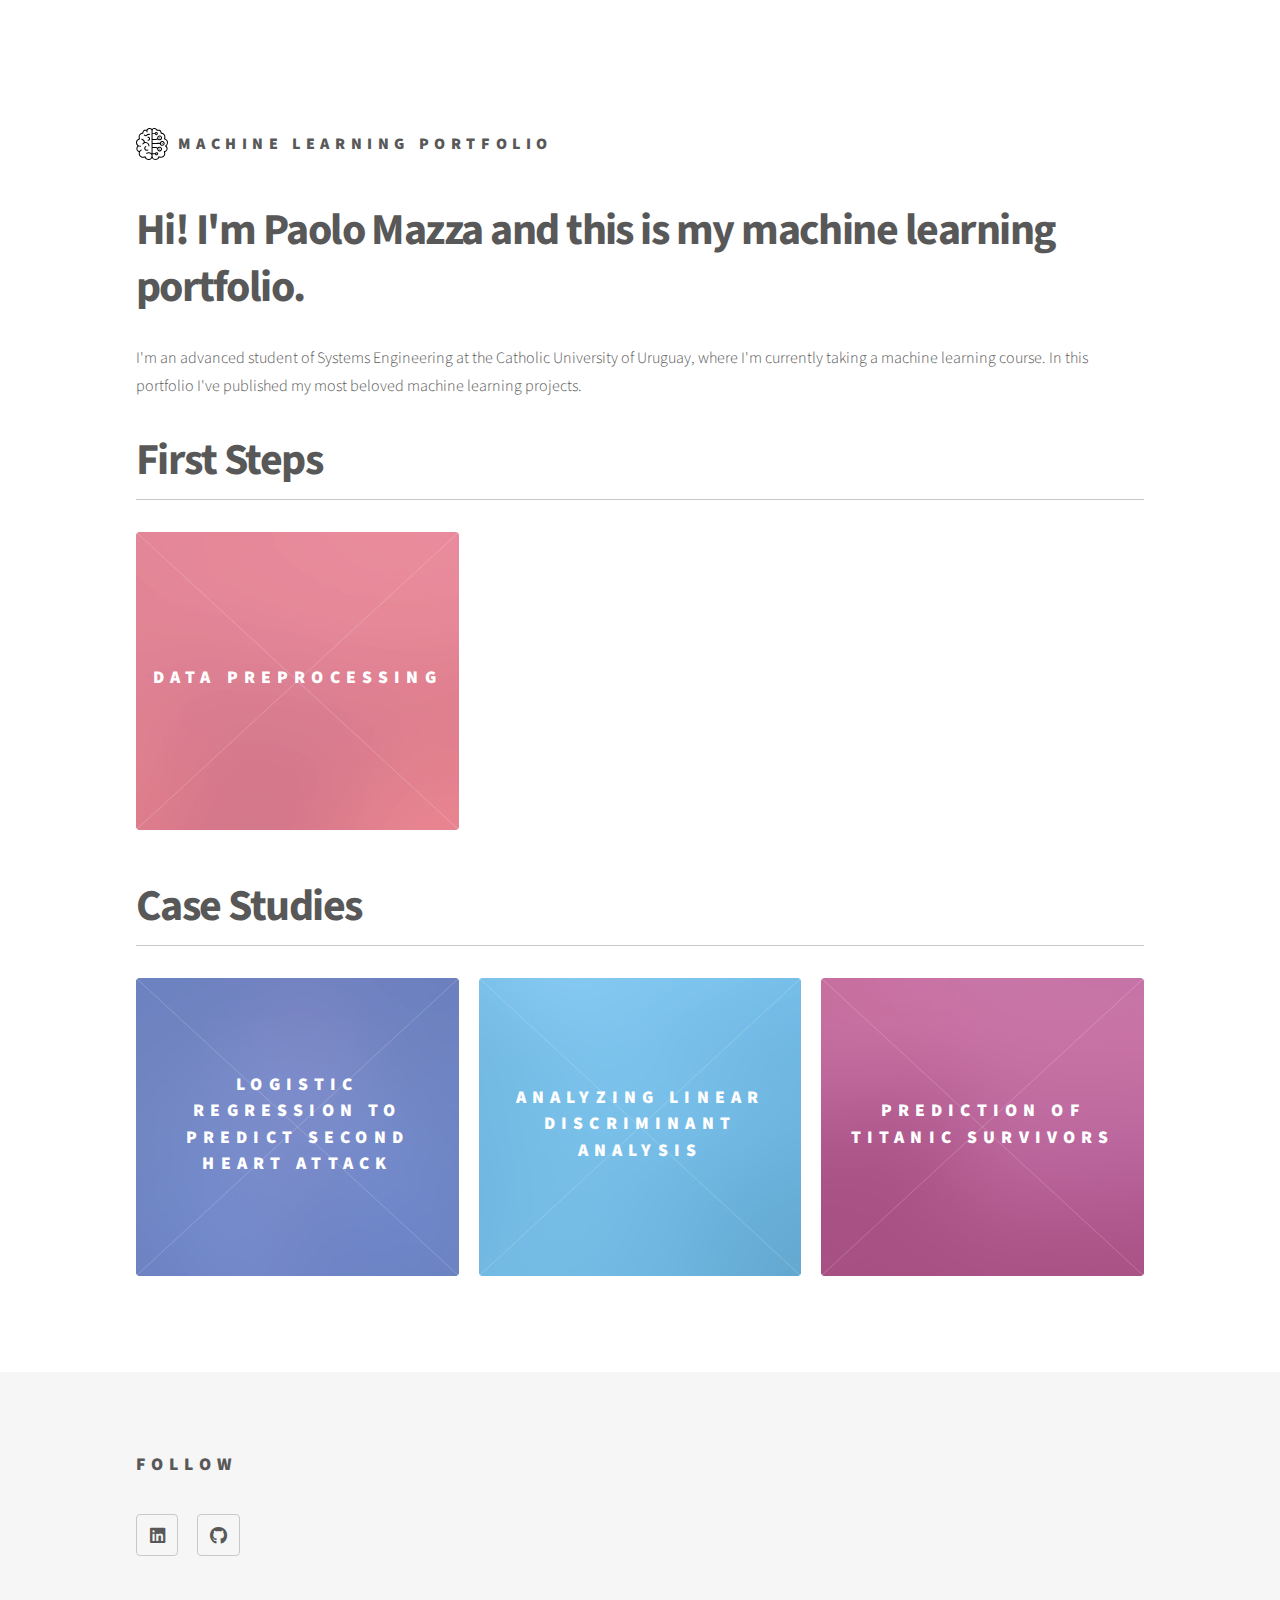
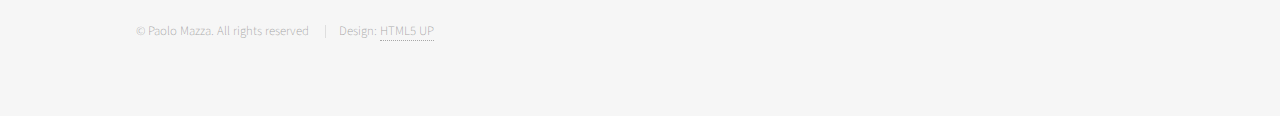
<file: index.html>
<!DOCTYPE html>
<!--
	Phantom by HTML5 UP
	html5up.net | @ajlkn
	Free for personal and commercial use under the CCA 3.0 license (html5up.net/license)
-->
<html>
  <head>
    <title>Paolo Mazza - ML Portfolio</title>
    <meta charset="utf-8" />
    <meta
      name="viewport"
      content="width=device-width, initial-scale=1, user-scalable=no"
    />
    <link rel="stylesheet" href="assets/css/main.css" />
    <noscript
      ><link rel="stylesheet" href="assets/css/noscript.css"
    /></noscript>
  </head>
  <body class="is-preload">
    <!-- Wrapper -->
    <div id="wrapper">
      <!-- Header -->
      <header id="header">
        <div class="inner">
          <!-- Logo -->
          <a href="index.html" class="logo">
            <span class="symbol"><img src="images/logo.svg" alt="" /></span
            ><span class="title">Machine Learning Portfolio</span>
          </a>

          <!-- Nav -->
          <!-- <nav>
            <ul>
              <li><a href="#menu">Menu</a></li>
            </ul>
          </nav> -->
        </div>
      </header>

      <!-- Menu -->
      <!-- <nav id="menu">
        <h2>Menu</h2>
        <ul>
          <li><a href="index.html">Home</a></li>
          <li><a href="generic.html">Ipsum veroeros</a></li>
          <li><a href="generic.html">Tempus etiam</a></li>
          <li><a href="generic.html">Consequat dolor</a></li>
          <li><a href="elements.html">Elements</a></li>
        </ul>
      </nav> -->

      <!-- Main -->
      <div id="main">
        <div class="inner">
          <header>
            <h1>
              Hi! I'm Paolo Mazza and this is my machine learning portfolio.
            </h1>
            <p>
              I'm an advanced student of Systems Engineering at the Catholic
              University of Uruguay, where I'm currently taking a machine
              learning course. In this portfolio I've published my most beloved
              machine learning projects.
            </p>
          </header>
          <h1 class="section-header">First Steps</h1>
          <hr />
          <section class="tiles">
            <article class="style1">
              <span class="image">
                <img src="images/pic01.jpg" alt="" />
              </span>
              <a href="data-preprocessing.html">
                <h2>Data preprocessing</h2>
                <div class="content">
                  <p>
                    Here I leverage data preprocessing methodologies within
                    RapidMiner Studio.
                  </p>
                </div>
              </a>
            </article>
            <!--
            <article class="style2">
              <span class="image">
                <img src="images/pic02.jpg" alt="" />
              </span>
              <a href="generic.html">
                <h2>Lorem</h2>
                <div class="content">
                  <p>
                    Sed nisl arcu euismod sit amet nisi lorem etiam dolor
                    veroeros et feugiat.
                  </p>
                </div>
              </a>
            </article>
            <article class="style3">
              <span class="image">
                <img src="images/pic03.jpg" alt="" />
              </span>
              <a href="generic.html">
                <h2>Feugiat</h2>
                <div class="content">
                  <p>
                    Sed nisl arcu euismod sit amet nisi lorem etiam dolor
                    veroeros et feugiat.
                  </p>
                </div>
              </a>
            </article>
            <article class="style4">
              <span class="image">
                <img src="images/pic04.jpg" alt="" />
              </span>
              <a href="generic.html">
                <h2>Tempus</h2>
                <div class="content">
                  <p>
                    Sed nisl arcu euismod sit amet nisi lorem etiam dolor
                    veroeros et feugiat.
                  </p>
                </div>
              </a>
            </article>
            <article class="style5">
              <span class="image">
                <img src="images/pic05.jpg" alt="" />
              </span>
              <a href="generic.html">
                <h2>Aliquam</h2>
                <div class="content">
                  <p>
                    Sed nisl arcu euismod sit amet nisi lorem etiam dolor
                    veroeros et feugiat.
                  </p>
                </div>
              </a>
            </article>
            <article class="style6">
              <span class="image">
                <img src="images/pic06.jpg" alt="" />
              </span>
              <a href="generic.html">
                <h2>Veroeros</h2>
                <div class="content">
                  <p>
                    Sed nisl arcu euismod sit amet nisi lorem etiam dolor
                    veroeros et feugiat.
                  </p>
                </div>
              </a>
            </article>
            <article class="style2">
              <span class="image">
                <img src="images/pic07.jpg" alt="" />
              </span>
              <a href="generic.html">
                <h2>Ipsum</h2>
                <div class="content">
                  <p>
                    Sed nisl arcu euismod sit amet nisi lorem etiam dolor
                    veroeros et feugiat.
                  </p>
                </div>
              </a>
            </article>
            <article class="style3">
              <span class="image">
                <img src="images/pic08.jpg" alt="" />
              </span>
              <a href="generic.html">
                <h2>Dolor</h2>
                <div class="content">
                  <p>
                    Sed nisl arcu euismod sit amet nisi lorem etiam dolor
                    veroeros et feugiat.
                  </p>
                </div>
              </a>
            </article>
            <article class="style1">
              <span class="image">
                <img src="images/pic09.jpg" alt="" />
              </span>
              <a href="generic.html">
                <h2>Nullam</h2>
                <div class="content">
                  <p>
                    Sed nisl arcu euismod sit amet nisi lorem etiam dolor
                    veroeros et feugiat.
                  </p>
                </div>
              </a>
            </article>
            <article class="style5">
              <span class="image">
                <img src="images/pic10.jpg" alt="" />
              </span>
              <a href="generic.html">
                <h2>Ultricies</h2>
                <div class="content">
                  <p>
                    Sed nisl arcu euismod sit amet nisi lorem etiam dolor
                    veroeros et feugiat.
                  </p>
                </div>
              </a>
            </article>
            <article class="style6">
              <span class="image">
                <img src="images/pic11.jpg" alt="" />
              </span>
              <a href="generic.html">
                <h2>Dictum</h2>
                <div class="content">
                  <p>
                    Sed nisl arcu euismod sit amet nisi lorem etiam dolor
                    veroeros et feugiat.
                  </p>
                </div>
              </a>
            </article>
            <article class="style4">
              <span class="image">
                <img src="images/pic12.jpg" alt="" />
              </span>
              <a href="generic.html">
                <h2>Pretium</h2>
                <div class="content">
                  <p>
                    Sed nisl arcu euismod sit amet nisi lorem etiam dolor
                    veroeros et feugiat.
                  </p>
                </div>
              </a>
            </article> -->
          </section>
          <div style="height: 3em"></div>
          <h1 class="section-header">Case Studies</h1>
          <hr />
          <section class="tiles">
            <article class="style6">
              <span class="image">
                <img src="images/pic11.jpg" alt="" />
              </span>
              <a href="prediction-of-second-heart-attack.html">
                <h2>Logistic Regression to Predict Second Heart Attack</h2>
                <div class="content">
                  <p>
                    Using Python and scikit-learn, I train and measure the score
                    of a logistic regression model that predicts a second heart
                    attack.
                  </p>
                </div>
              </a>
            </article>
            <article class="style2">
              <span class="image">
                <img src="images/pic02.jpg" alt="" />
              </span>
              <a href="linear-discriminant-analysis.html">
                <h2>Analyzing Linear Discriminant Analysis</h2>
                <div class="content">
                  <p>
                    Using Python and scikit-learn, I train and measure the score
                    of an LDA model based on a sample dataset.
                  </p>
                </div>
              </a>
            </article>
            <article class="style4">
              <span class="image">
                <img src="images/pic12.jpg" alt="" />
              </span>
              <a href="prediction-of-titanic-survivors.html">
                <h2>Prediction of Titanic survivors</h2>
                <div class="content">
                  <p>
                    Using Python and scikit-learn, I go through the process of
                    cleansing and pruning a titanic dataset and use it to build
                    a few models.
                  </p>
                </div>
              </a>
            </article>
          </section>
        </div>
      </div>

      <!-- Footer -->
      <footer id="footer">
        <div class="inner">
          <section>
            <h2>Follow</h2>
            <ul class="icons">
              <li>
                <a
                  href="https://linkedin.com/in/paolo-mazza-662005203"
                  class="icon brands style2 fa-linkedin"
                  ><span class="label">Facebook</span></a
                >
              </li>
              <li>
                <a
                  href="https://github.com/PaoloMazza1204"
                  class="icon brands style2 fa-github"
                  ><span class="label">GitHub</span></a
                >
              </li>
            </ul>
          </section>
          <ul class="copyright">
            <li>&copy; Paolo Mazza. All rights reserved</li>
            <li>Design: <a href="http://html5up.net">HTML5 UP</a></li>
          </ul>
        </div>
      </footer>
    </div>

    <!-- Scripts -->
    <script src="assets/js/jquery.min.js"></script>
    <script src="assets/js/browser.min.js"></script>
    <script src="assets/js/breakpoints.min.js"></script>
    <script src="assets/js/util.js"></script>
    <script src="assets/js/main.js"></script>
  </body>
</html>
</file>
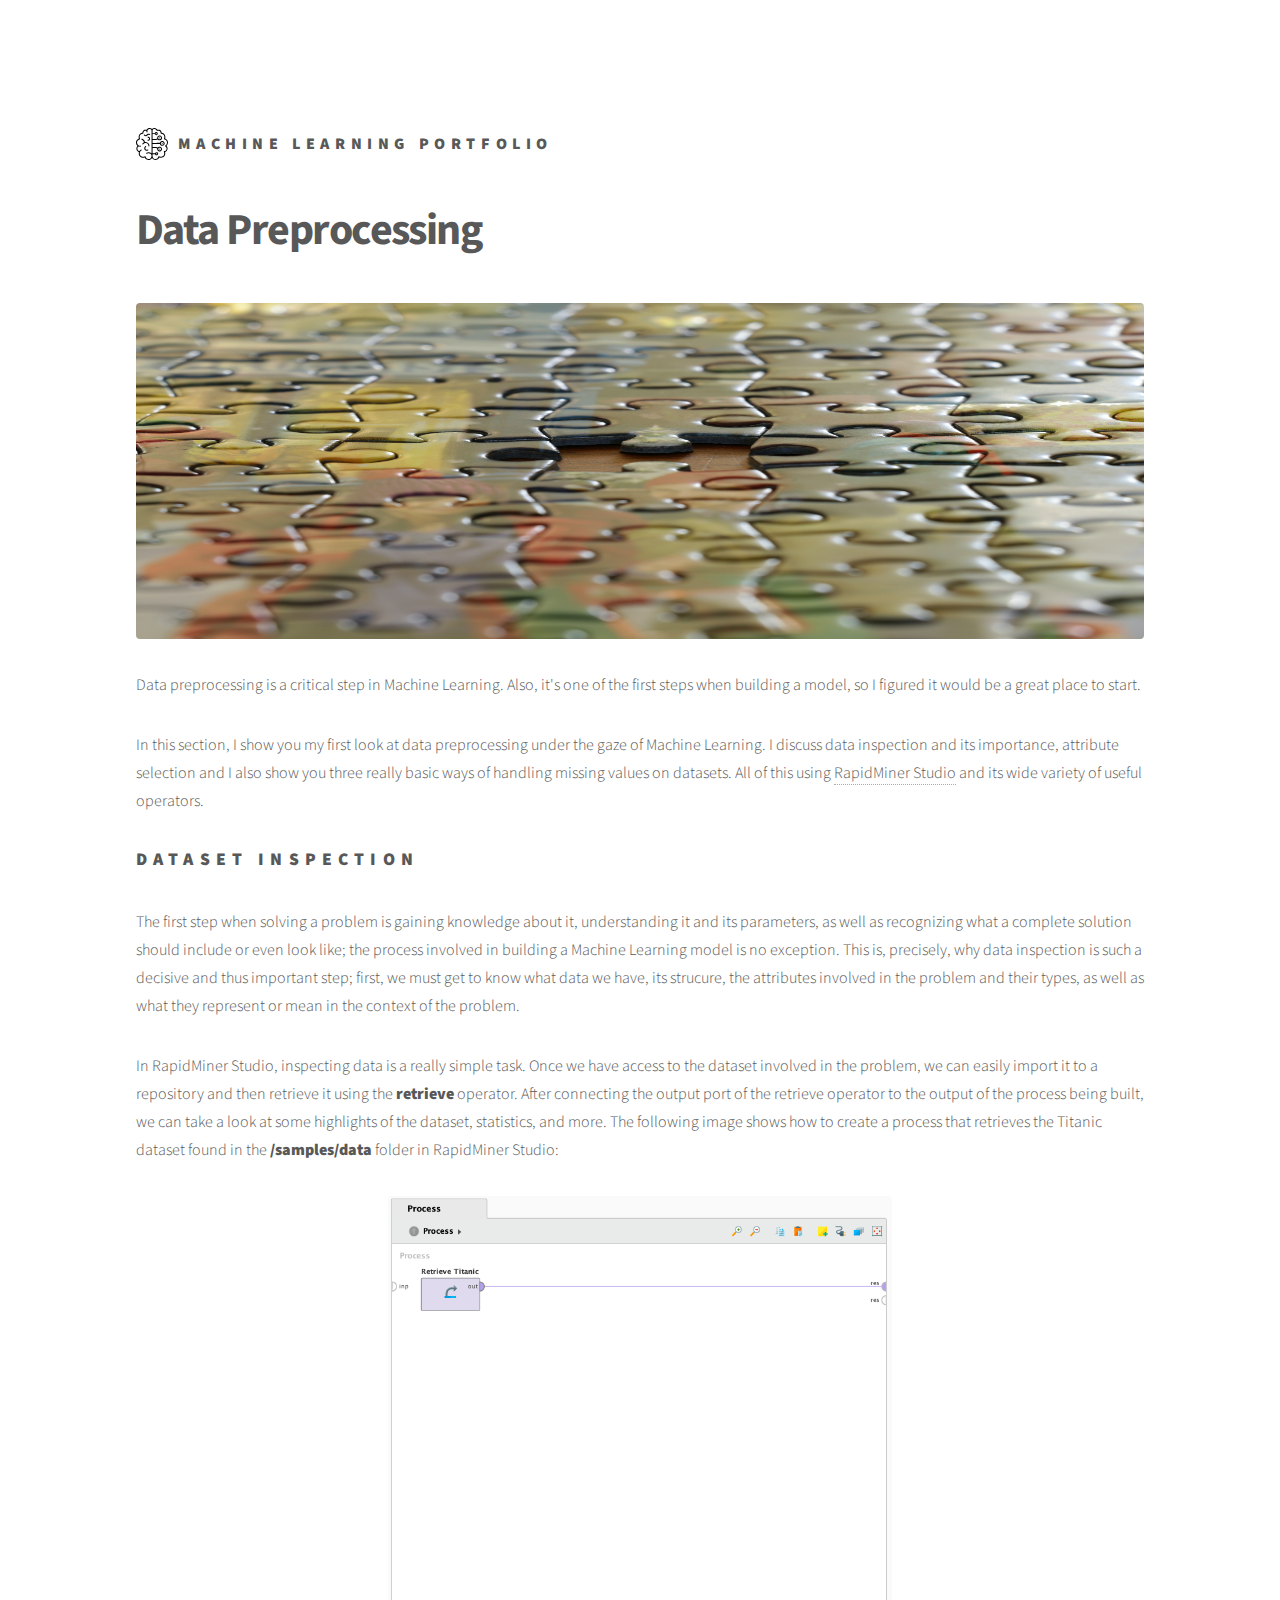
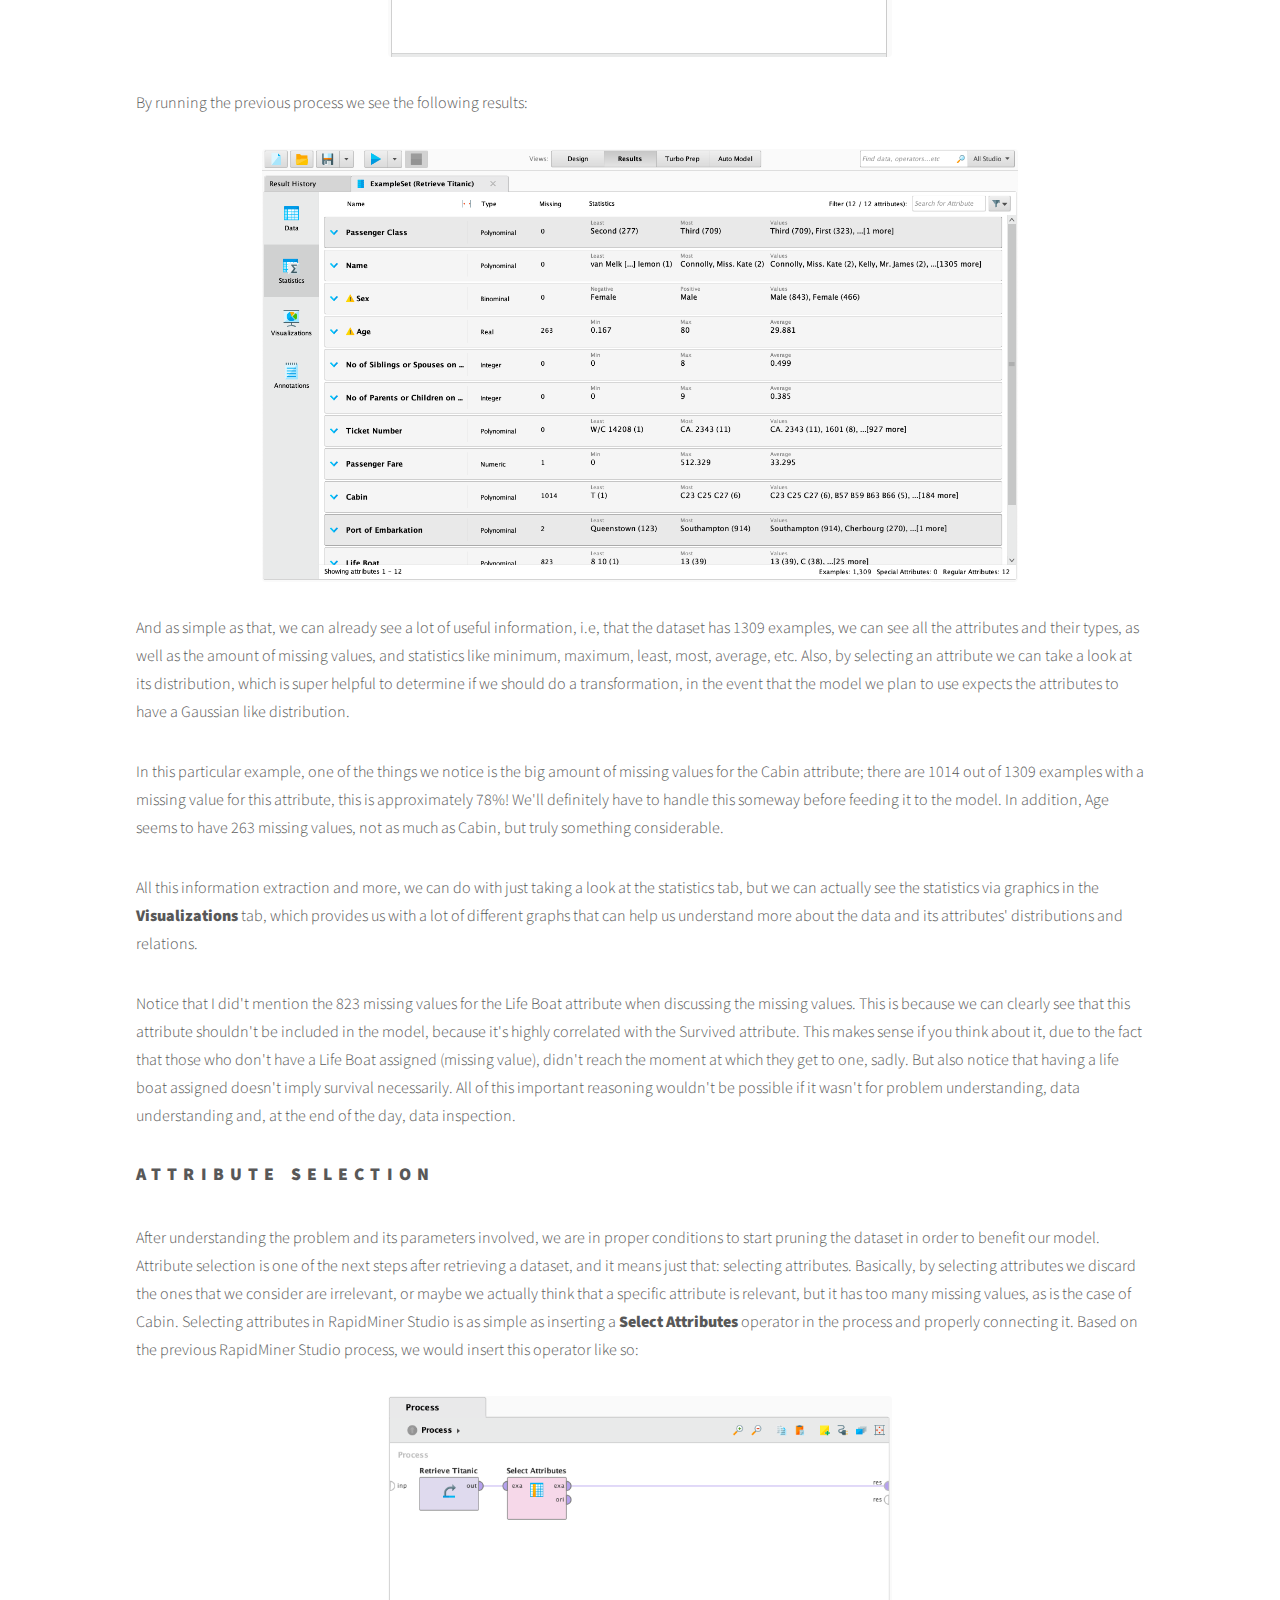
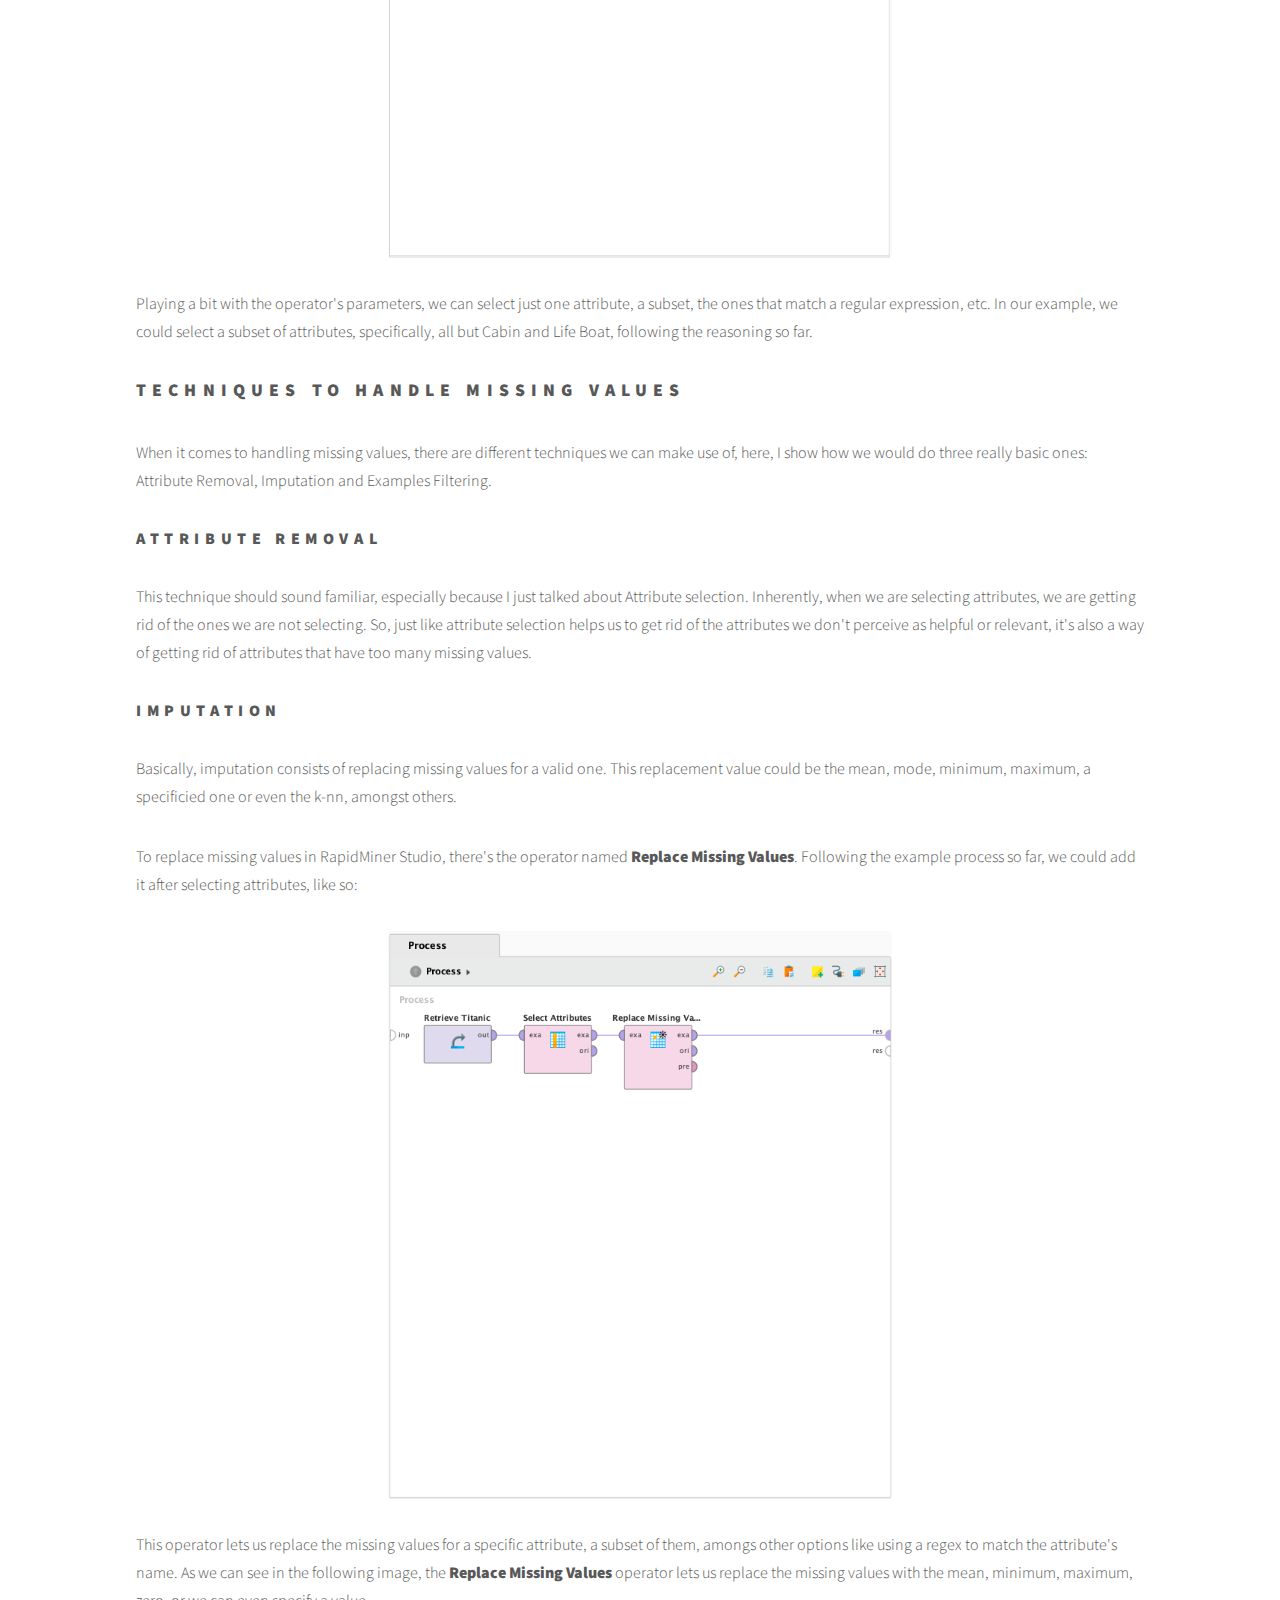
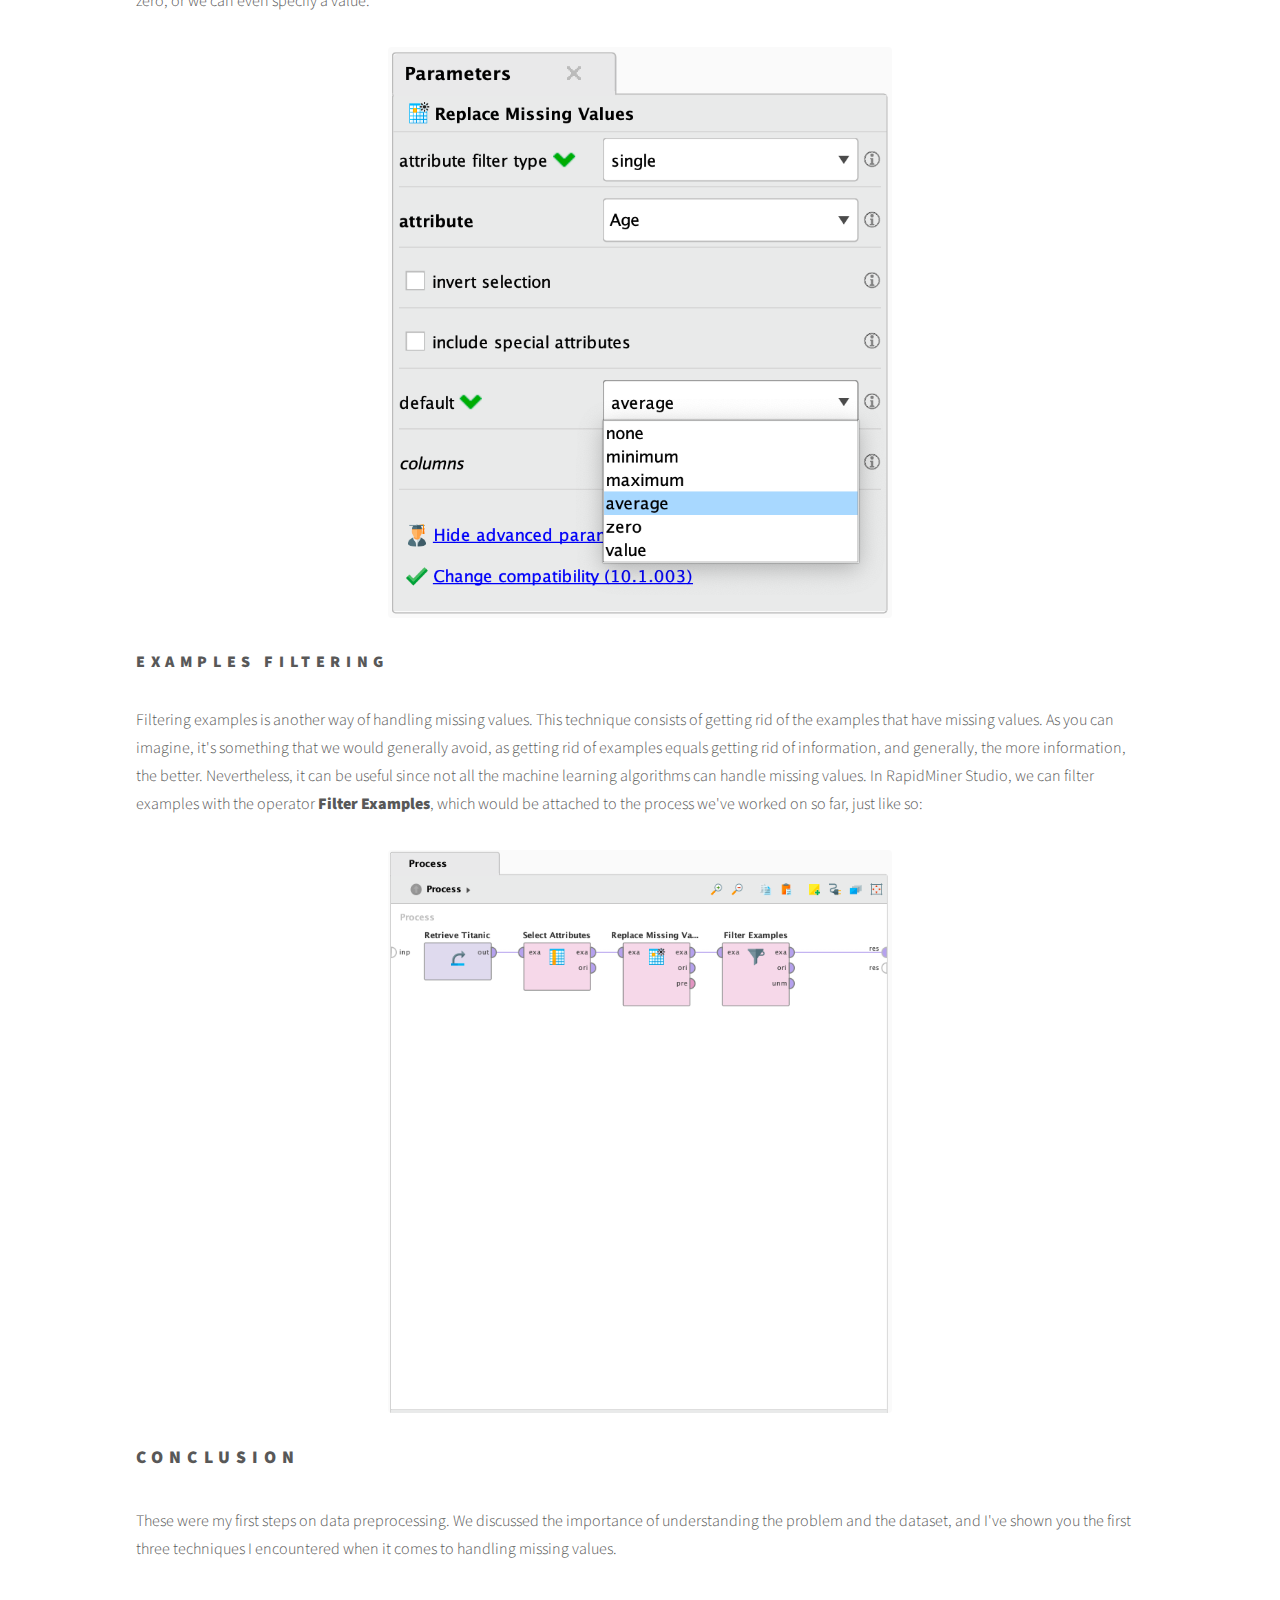
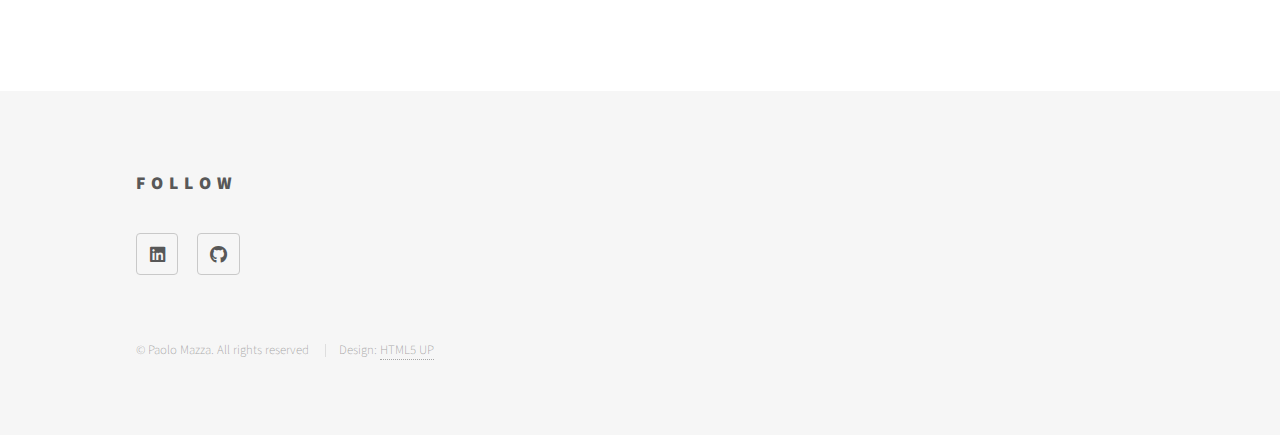
<file: data-preprocessing.html>
<!DOCTYPE html>
<!--
	Phantom by HTML5 UP
	html5up.net | @ajlkn
	Free for personal and commercial use under the CCA 3.0 license (html5up.net/license)
-->
<html>
  <head>
    <title>Data Preprocessing</title>
    <meta charset="utf-8" />
    <meta
      name="viewport"
      content="width=device-width, initial-scale=1, user-scalable=no"
    />
    <link rel="stylesheet" href="assets/css/main.css" />
    <noscript
      ><link rel="stylesheet" href="assets/css/noscript.css"
    /></noscript>
  </head>
  <body class="is-preload">
    <!-- Wrapper -->
    <div id="wrapper">
      <!-- Header -->
      <header id="header">
        <div class="inner">
          <!-- Logo -->
          <a href="index.html" class="logo">
            <span class="symbol"><img src="images/logo.svg" alt="" /></span
            ><span class="title">Machine Learning Portfolio</span>
          </a>

          <!-- Nav -->
          <!-- <nav>
            <ul>
              <li><a href="#menu">Menu</a></li>
            </ul>
          </nav> -->
        </div>
      </header>

      <!-- Menu -->
      <!-- <nav id="menu">
        <h2>Menu</h2>
        <ul>
          <li><a href="index.html">Home</a></li>
          <li><a href="generic.html">Ipsum veroeros</a></li>
          <li><a href="generic.html">Tempus etiam</a></li>
          <li><a href="generic.html">Consequat dolor</a></li>
          <li><a href="elements.html">Elements</a></li>
        </ul>
      </nav> -->

      <!-- Main -->
      <div id="main">
        <div class="inner">
          <h1>Data Preprocessing</h1>
          <div class="image container">
            <img
              class="image section"
              src="images/missing-puzzle-piece.jpg"
              alt="A set of puzzle pieces with a missing one"
            />
          </div>
          <p>
            Data preprocessing is a critical step in Machine Learning. Also,
            it's one of the first steps when building a model, so I figured it
            would be a great place to start.
          </p>
          <p>
            In this section, I show you my first look at data preprocessing
            under the gaze of Machine Learning. I discuss data inspection and
            its importance, attribute selection and I also show you three really
            basic ways of handling missing values on datasets. All of this using
            <a href="https://rapidminer.com/">RapidMiner Studio</a> and its wide
            variety of useful operators.
          </p>

          <h2>Dataset Inspection</h2>

          <p>
            The first step when solving a problem is gaining knowledge about it,
            understanding it and its parameters, as well as recognizing what a
            complete solution should include or even look like; the process
            involved in building a Machine Learning model is no exception. This
            is, precisely, why data inspection is such a decisive and thus
            important step; first, we must get to know what data we have, its
            strucure, the attributes involved in the problem and their types, as
            well as what they represent or mean in the context of the problem.
          </p>

          <p>
            In RapidMiner Studio, inspecting data is a really simple task. Once
            we have access to the dataset involved in the problem, we can easily
            import it to a repository and then retrieve it using the
            <strong>retrieve</strong> operator. After connecting the output port
            of the retrieve operator to the output of the process being built,
            we can take a look at some highlights of the dataset, statistics,
            and more. The following image shows how to create a process that
            retrieves the Titanic dataset found in the
            <strong>/samples/data</strong> folder in RapidMiner Studio:
          </p>

          <div class="image container">
            <img
              class="image fit"
              src="/images/data-pre-processing-retrieve.png"
              alt="A RapidMiner Studio process with a Retrieve operator connected to the output port."
            />
          </div>

          <p>By running the previous process we see the following results:</p>

          <div class="image container">
            <img
              class="image fit big"
              src="/images/data-pre-processing-retrieve-result.png"
              alt="The result of the previous process."
            />
          </div>

          <p>
            And as simple as that, we can already see a lot of useful
            information, i.e, that the dataset has 1309 examples, we can see all
            the attributes and their types, as well as the amount of missing
            values, and statistics like minimum, maximum, least, most, average,
            etc. Also, by selecting an attribute we can take a look at its
            distribution, which is super helpful to determine if we should do a
            transformation, in the event that the model we plan to use expects
            the attributes to have a Gaussian like distribution.
          </p>

          <p>
            In this particular example, one of the things we notice is the big
            amount of missing values for the Cabin attribute; there are 1014 out
            of 1309 examples with a missing value for this attribute, this is
            approximately 78%! We'll definitely have to handle this someway
            before feeding it to the model. In addition, Age seems to have 263
            missing values, not as much as Cabin, but truly something
            considerable.
          </p>

          <p>
            All this information extraction and more, we can do with just taking
            a look at the statistics tab, but we can actually see the statistics
            via graphics in the <strong>Visualizations</strong> tab, which
            provides us with a lot of different graphs that can help us
            understand more about the data and its attributes' distributions and
            relations.
          </p>

          <p>
            Notice that I did't mention the 823 missing values for the Life Boat
            attribute when discussing the missing values. This is because we can
            clearly see that this attribute shouldn't be included in the model,
            because it's highly correlated with the Survived attribute. This
            makes sense if you think about it, due to the fact that those who
            don't have a Life Boat assigned (missing value), didn't reach the
            moment at which they get to one, sadly. But also notice that having
            a life boat assigned doesn't imply survival necessarily. All of this
            important reasoning wouldn't be possible if it wasn't for problem
            understanding, data understanding and, at the end of the day, data
            inspection.
          </p>

          <h2>Attribute Selection</h2>

          <p>
            After understanding the problem and its parameters involved, we are
            in proper conditions to start pruning the dataset in order to
            benefit our model. Attribute selection is one of the next steps
            after retrieving a dataset, and it means just that: selecting
            attributes. Basically, by selecting attributes we discard the ones
            that we consider are irrelevant, or maybe we actually think that a
            specific attribute is relevant, but it has too many missing values,
            as is the case of Cabin. Selecting attributes in RapidMiner Studio
            is as simple as inserting a
            <strong>Select Attributes</strong> operator in the process and
            properly connecting it. Based on the previous RapidMiner Studio
            process, we would insert this operator like so:
          </p>

          <div class="image container">
            <img
              class="image fit"
              src="/images/data-pre-processing-select.png"
              alt="The previous RapidMiner Studio process with the addition of the Select operator"
            />
          </div>

          <p>
            Playing a bit with the operator's parameters, we can select just one
            attribute, a subset, the ones that match a regular expression, etc.
            In our example, we could select a subset of attributes,
            specifically, all but Cabin and Life Boat, following the reasoning
            so far.
          </p>

          <h2>Techniques to Handle Missing Values</h2>

          <p>
            When it comes to handling missing values, there are different
            techniques we can make use of, here, I show how we would do three
            really basic ones: Attribute Removal, Imputation and Examples
            Filtering.
          </p>

          <h3>Attribute Removal</h3>

          <p>
            This technique should sound familiar, especially because I just
            talked about Attribute selection. Inherently, when we are selecting
            attributes, we are getting rid of the ones we are not selecting. So,
            just like attribute selection helps us to get rid of the attributes
            we don't perceive as helpful or relevant, it's also a way of getting
            rid of attributes that have too many missing values.
          </p>

          <h3>Imputation</h3>

          <p>
            Basically, imputation consists of replacing missing values for a
            valid one. This replacement value could be the mean, mode, minimum,
            maximum, a specificied one or even the k-nn, amongst others.
          </p>

          <p>
            To replace missing values in RapidMiner Studio, there's the operator
            named
            <strong>Replace Missing Values</strong>. Following the example
            process so far, we could add it after selecting attributes, like so:
          </p>

          <div class="image container">
            <img
              class="image fit"
              src="/images/data-pre-processing-replace.png"
              alt="The previous RapidMiner Studio process with the addition of the Replace Missing Values operator."
            />
          </div>

          <p>
            This operator lets us replace the missing values for a specific
            attribute, a subset of them, amongs other options like using a regex
            to match the attribute's name. As we can see in the following image,
            the <strong>Replace Missing Values</strong> operator lets us replace
            the missing values with the mean, minimum, maximum, zero, or we can
            even specify a value.
          </p>

          <div class="image container">
            <img
              class="image fit"
              src="/images/data-pre-processing-replace-parameters.png"
              alt="The parameters of the Replace Missing Values operator."
            />
          </div>

          <h3>Examples Filtering</h3>

          <p>
            Filtering examples is another way of handling missing values. This
            technique consists of getting rid of the examples that have missing
            values. As you can imagine, it's something that we would generally
            avoid, as getting rid of examples equals getting rid of information,
            and generally, the more information, the better. Nevertheless, it
            can be useful since not all the machine learning algorithms can
            handle missing values. In RapidMiner Studio, we can filter examples
            with the operator <strong>Filter Examples</strong>, which would be
            attached to the process we've worked on so far, just like so:
          </p>

          <div class="image container">
            <img
              class="image fit"
              src="/images/data-pre-processing-filter-examples.png"
              alt="The previous RapidMiner Studio process with the addition of the Filter Examples operator."
            />
          </div>

          <h2>Conclusion</h2>

          <p>
            These were my first steps on data preprocessing. We discussed the
            importance of understanding the problem and the dataset, and I've
            shown you the first three techniques I encountered when it comes to
            handling missing values.
          </p>
        </div>
      </div>

      <!-- Footer -->
      <footer id="footer">
        <div class="inner">
          <section>
            <h2>Follow</h2>
            <ul class="icons">
              <li>
                <a
                  href="https://linkedin.com/in/paolo-mazza-662005203"
                  class="icon brands style2 fa-linkedin"
                  ><span class="label">Facebook</span></a
                >
              </li>
              <li>
                <a
                  href="https://github.com/PaoloMazza1204"
                  class="icon brands style2 fa-github"
                  ><span class="label">GitHub</span></a
                >
              </li>
            </ul>
          </section>
          <ul class="copyright">
            <li>&copy; Paolo Mazza. All rights reserved</li>
            <li>Design: <a href="http://html5up.net">HTML5 UP</a></li>
          </ul>
        </div>
      </footer>
    </div>

    <!-- Scripts -->
    <script src="assets/js/jquery.min.js"></script>
    <script src="assets/js/browser.min.js"></script>
    <script src="assets/js/breakpoints.min.js"></script>
    <script src="assets/js/util.js"></script>
    <script src="assets/js/main.js"></script>
  </body>
</html>
</file>
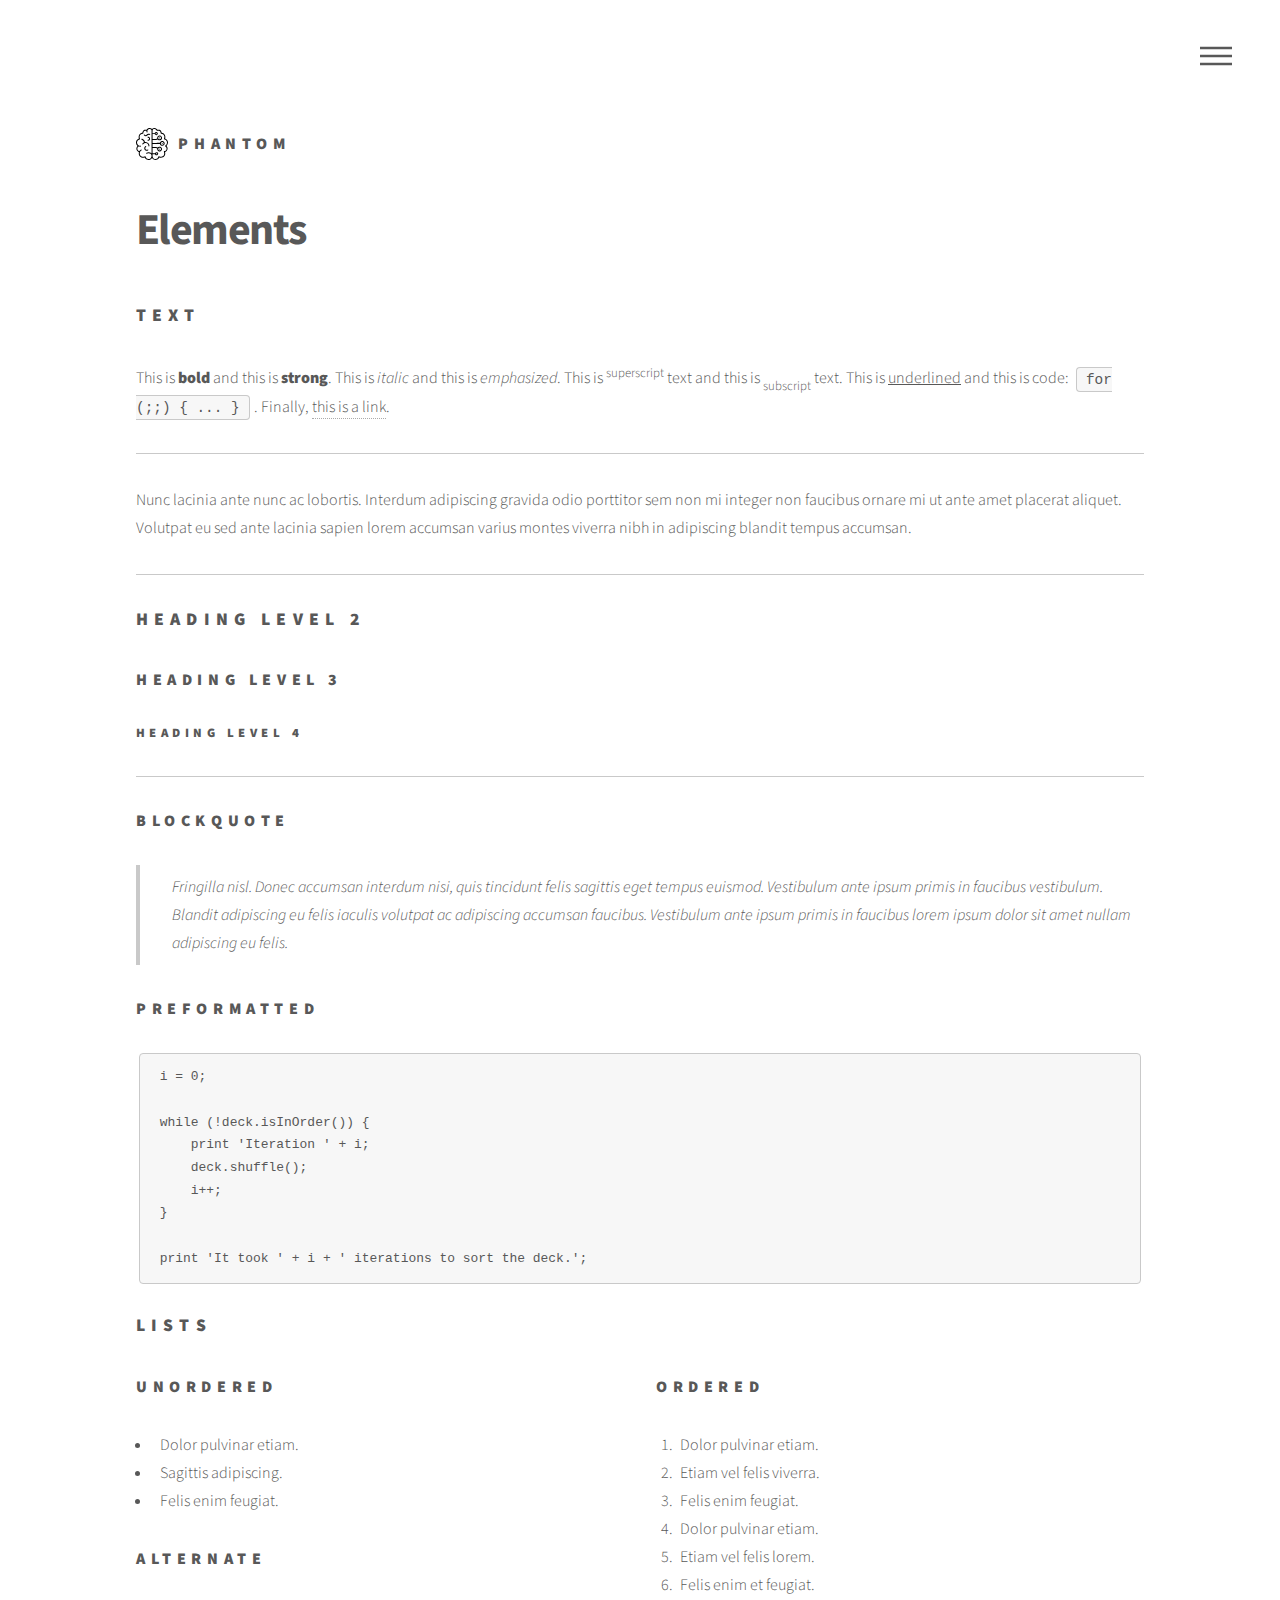
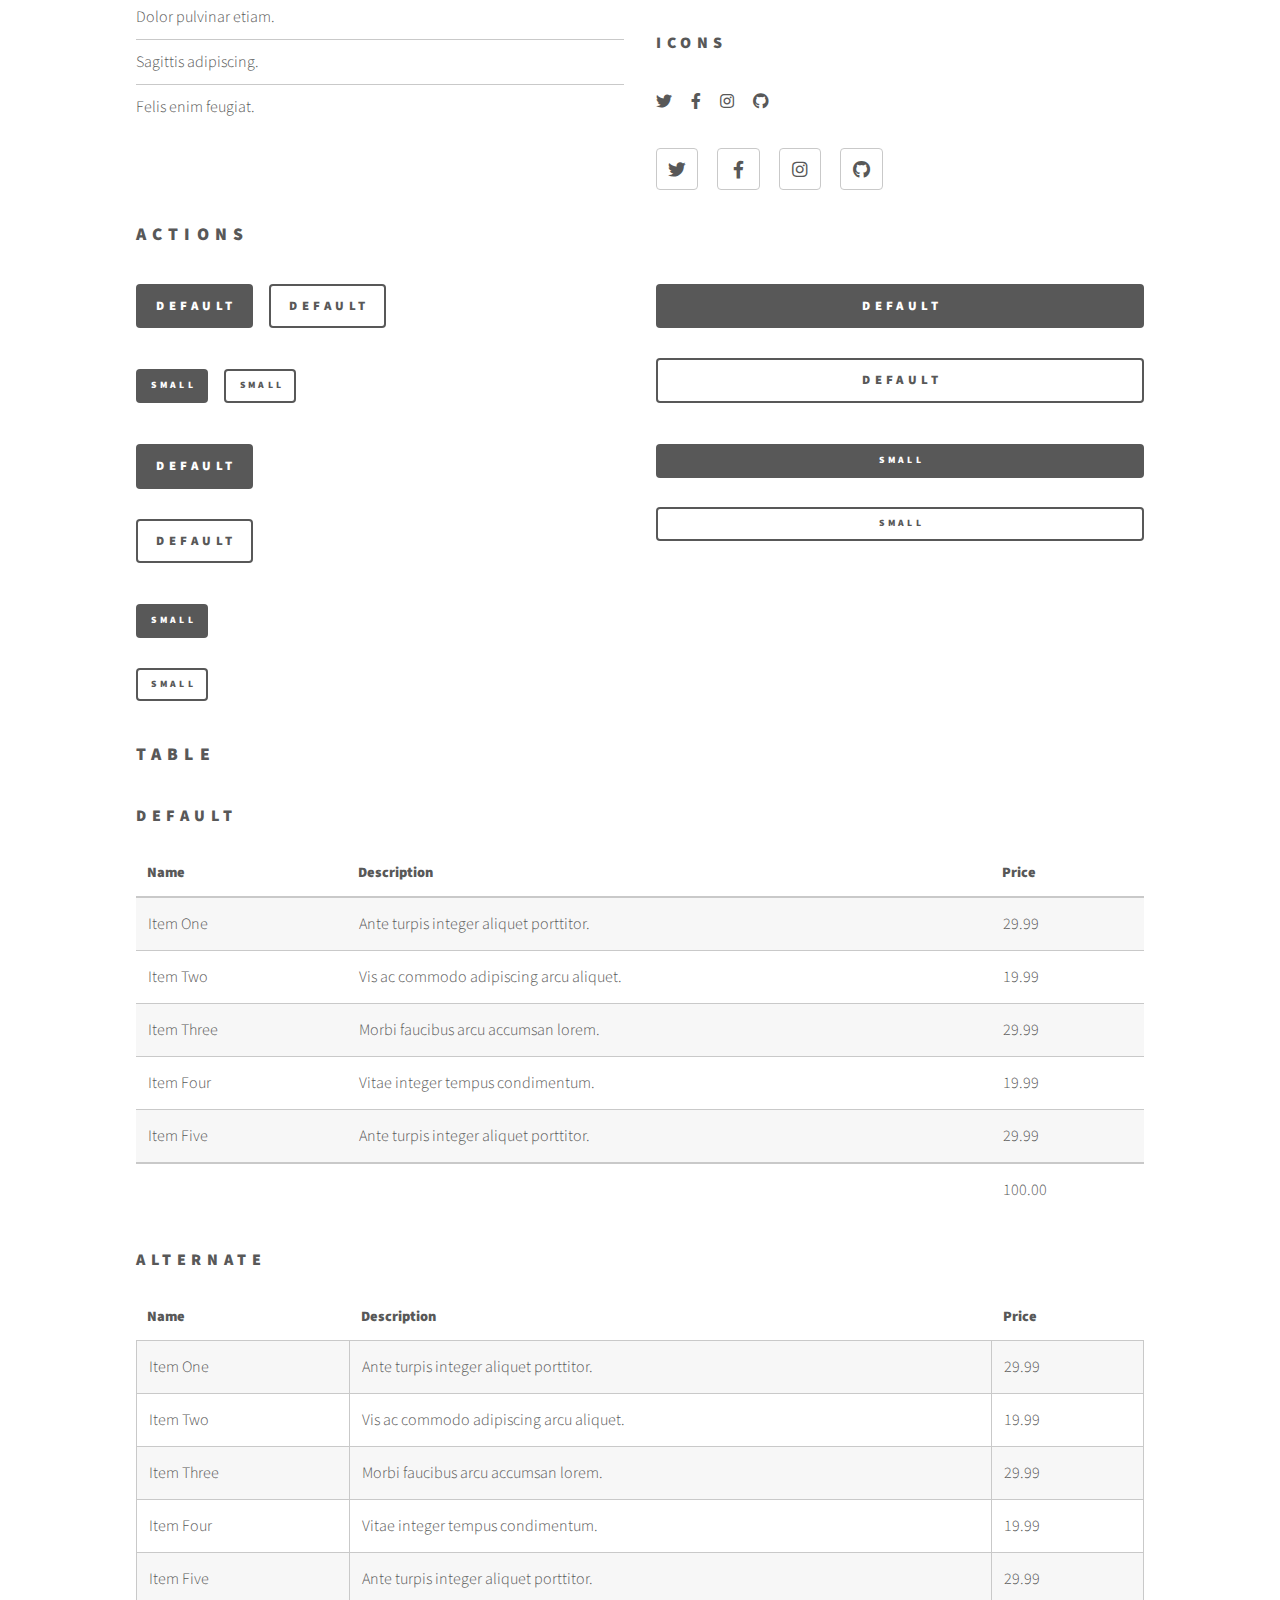
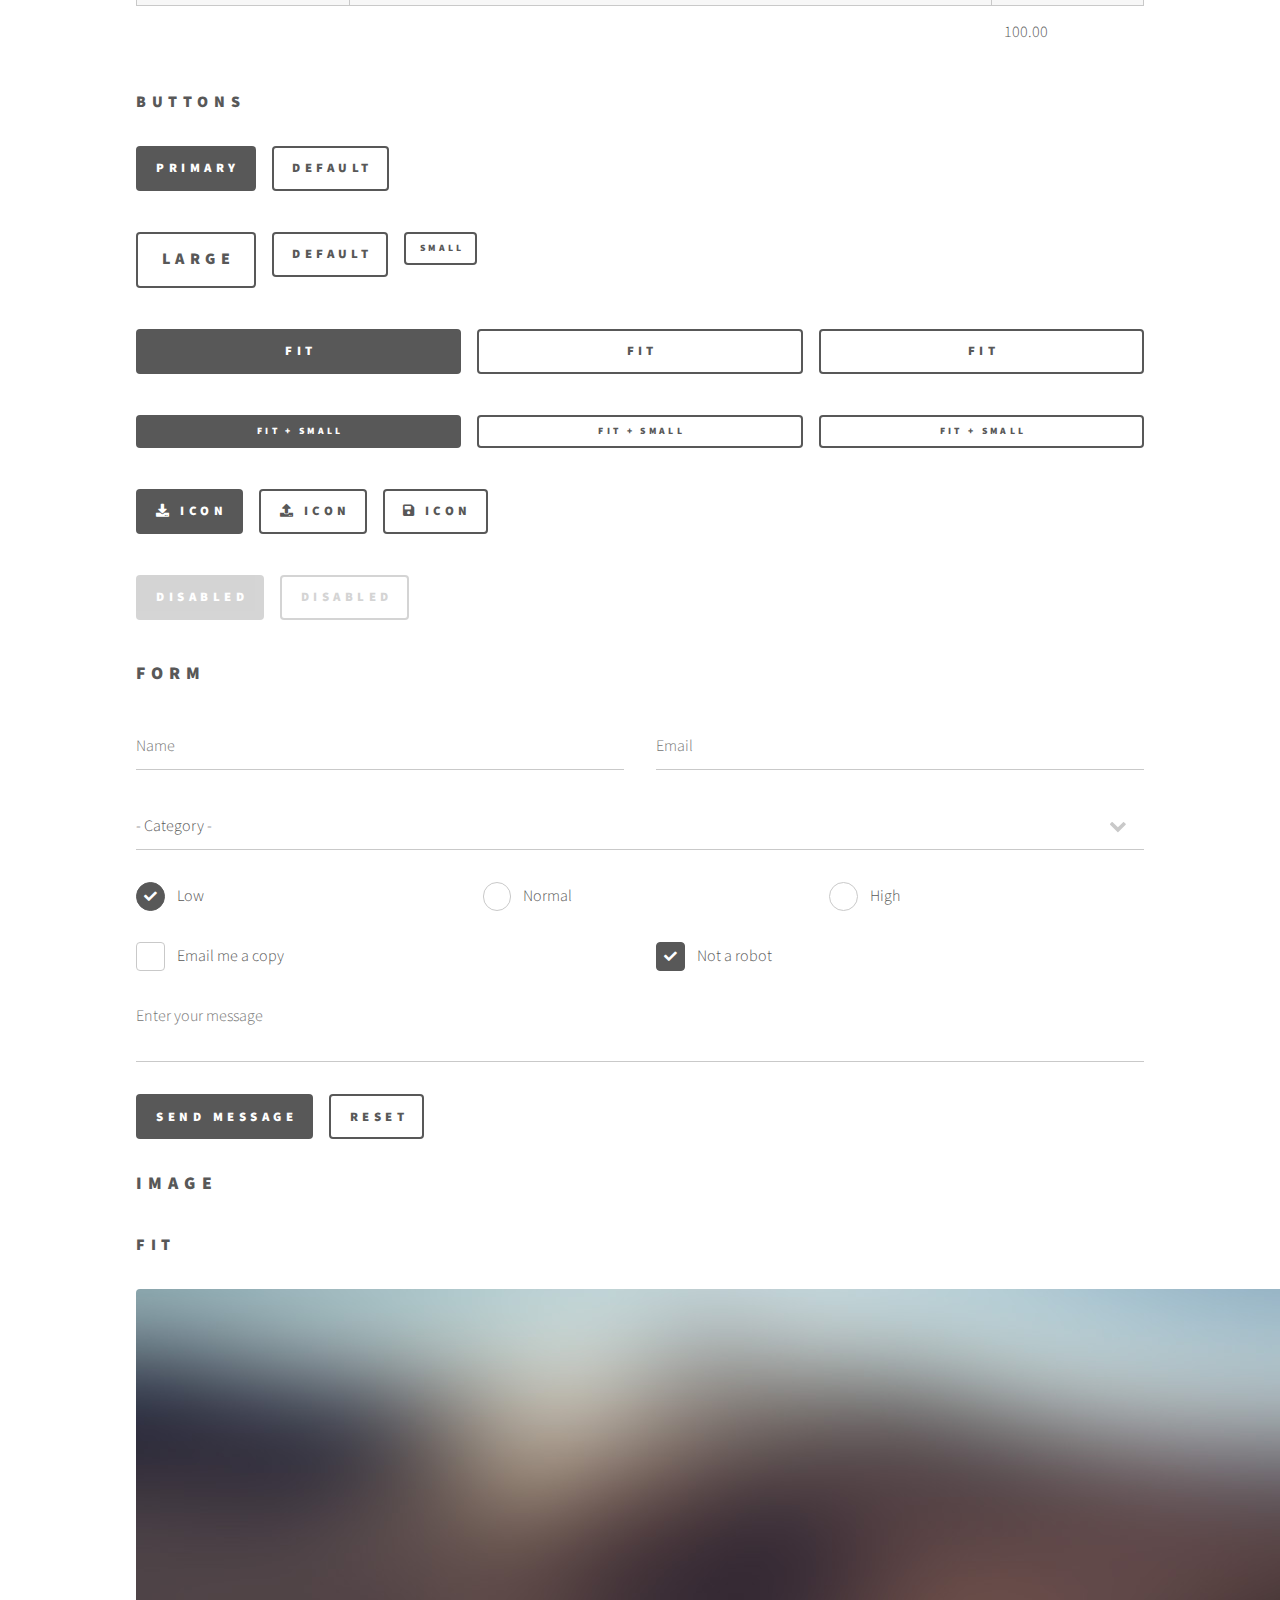
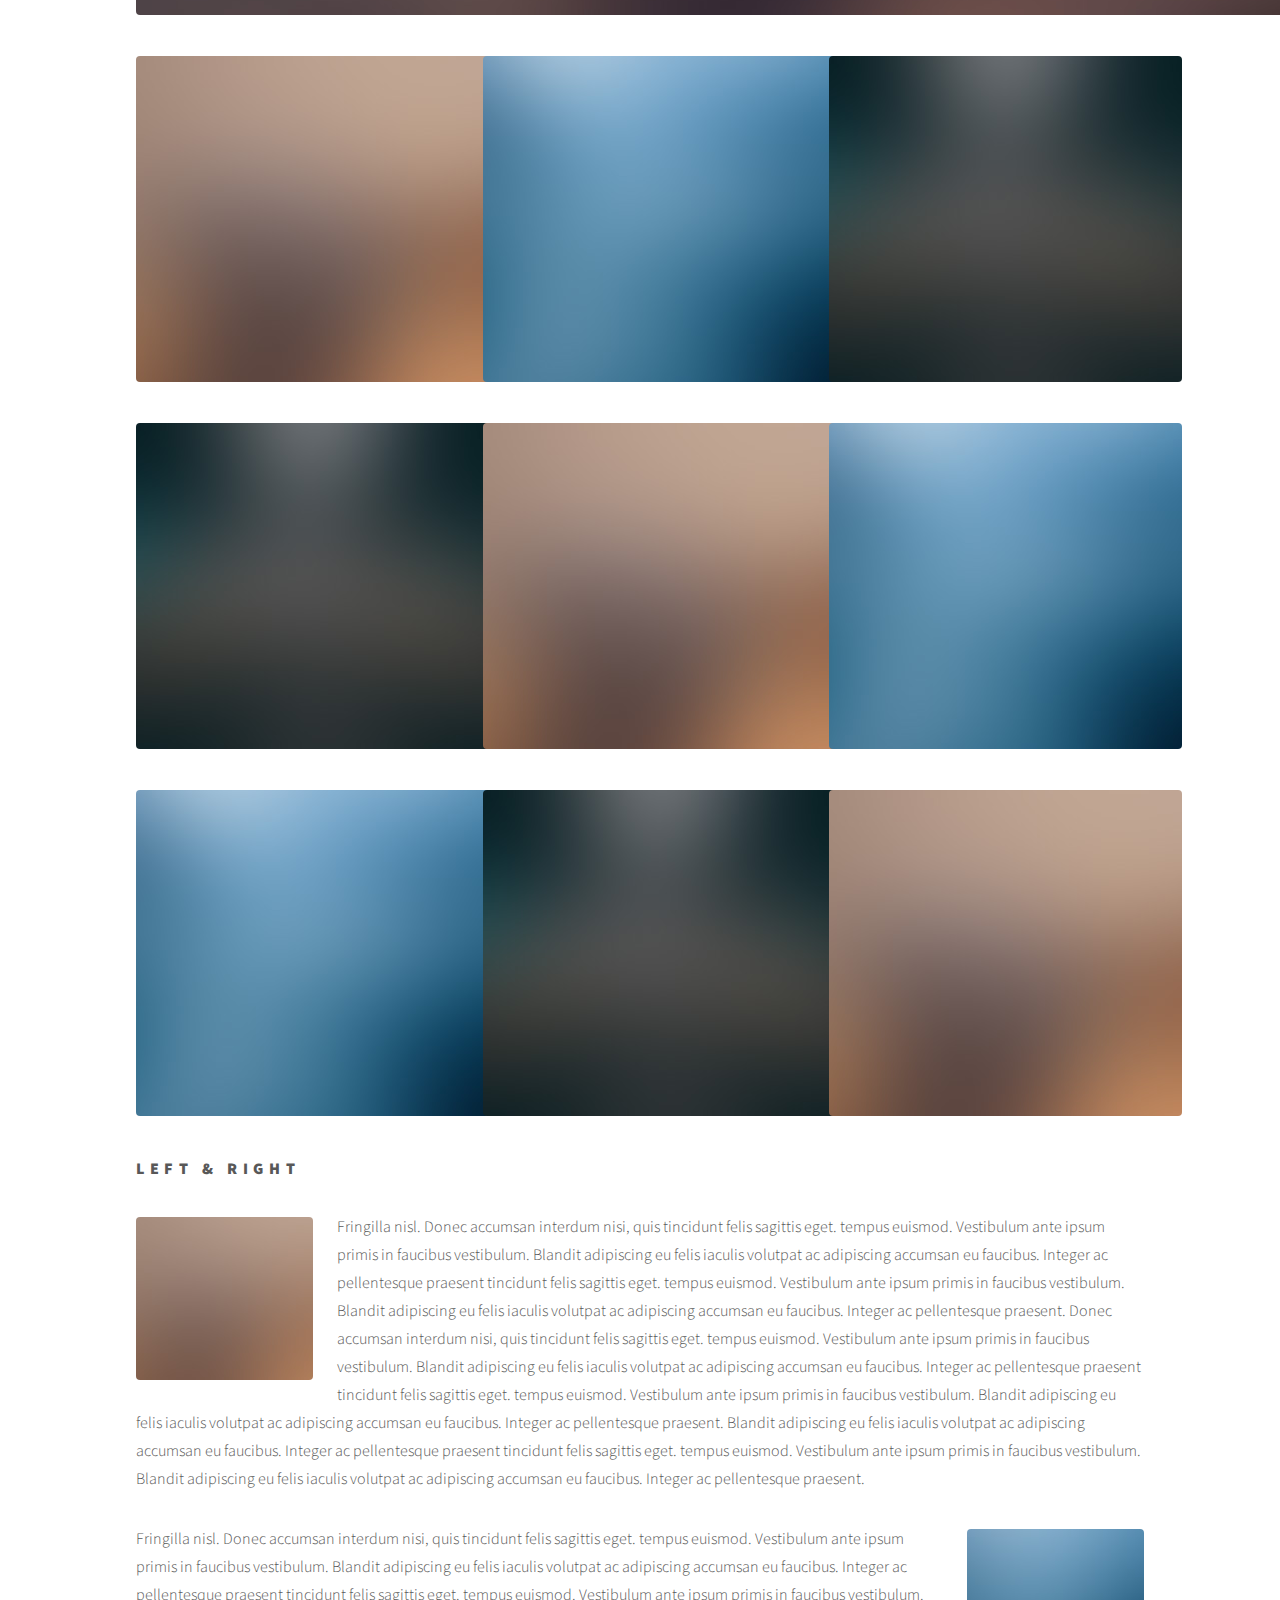
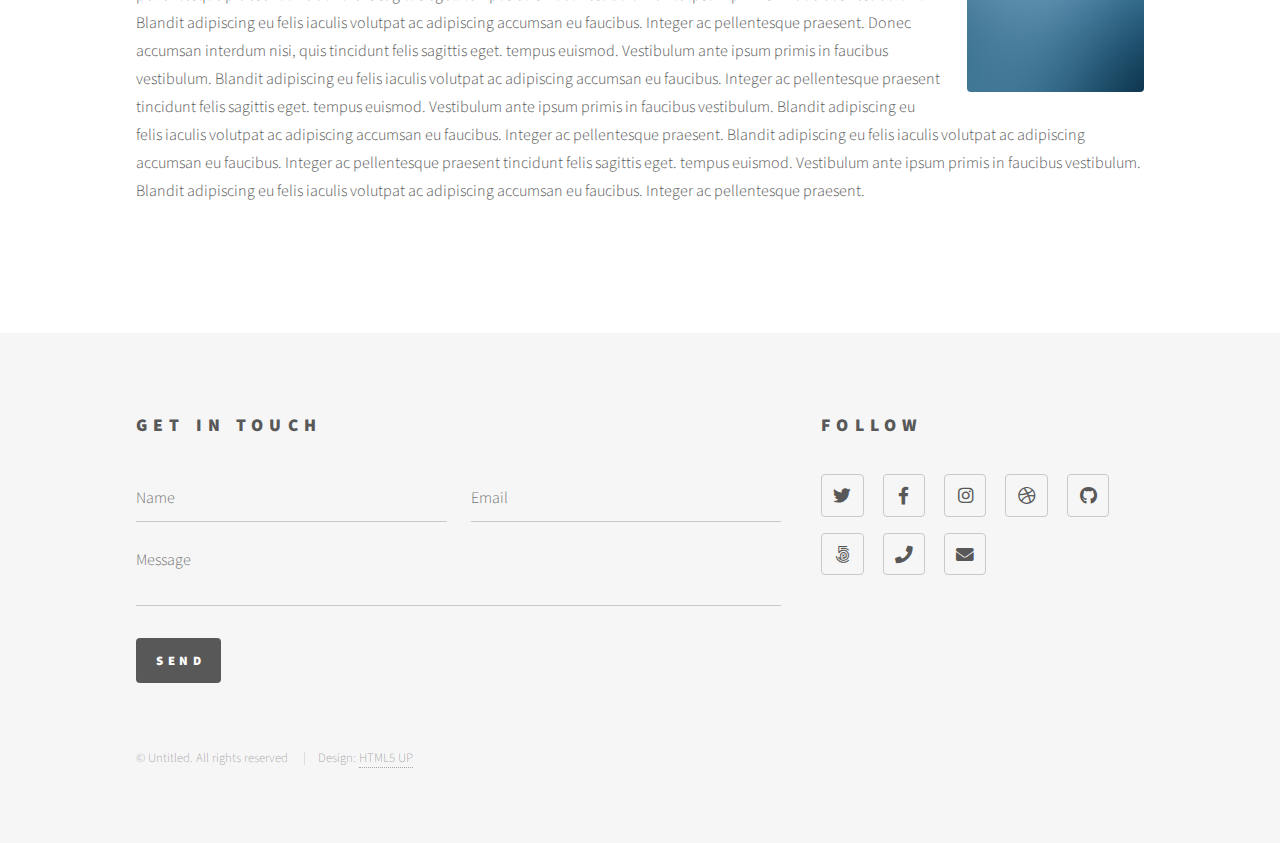
<file: elements.html>
<!DOCTYPE html>
<!--
	Phantom by HTML5 UP
	html5up.net | @ajlkn
	Free for personal and commercial use under the CCA 3.0 license (html5up.net/license)
-->
<html>
  <head>
    <title>Elements - Phantom by HTML5 UP</title>
    <meta charset="utf-8" />
    <meta
      name="viewport"
      content="width=device-width, initial-scale=1, user-scalable=no"
    />
    <link rel="stylesheet" href="assets/css/main.css" />
    <noscript
      ><link rel="stylesheet" href="assets/css/noscript.css"
    /></noscript>
  </head>
  <body class="is-preload">
    <!-- Wrapper -->
    <div id="wrapper">
      <!-- Header -->
      <header id="header">
        <div class="inner">
          <!-- Logo -->
          <a href="index.html" class="logo">
            <span class="symbol"><img src="images/logo.svg" alt="" /></span
            ><span class="title">Phantom</span>
          </a>

          <!-- Nav -->
          <nav>
            <ul>
              <li><a href="#menu">Menu</a></li>
            </ul>
          </nav>
        </div>
      </header>

      <!-- Menu -->
      <nav id="menu">
        <h2>Menu</h2>
        <ul>
          <li><a href="index.html">Home</a></li>
          <li><a href="generic.html">Ipsum veroeros</a></li>
          <li><a href="generic.html">Tempus etiam</a></li>
          <li><a href="generic.html">Consequat dolor</a></li>
          <li><a href="elements.html">Elements</a></li>
        </ul>
      </nav>

      <!-- Main -->
      <div id="main">
        <div class="inner">
          <h1>Elements</h1>

          <!-- Text -->
          <section>
            <h2>Text</h2>
            <p>
              This is <b>bold</b> and this is <strong>strong</strong>. This is
              <i>italic</i> and this is <em>emphasized</em>. This is
              <sup>superscript</sup> text and this is <sub>subscript</sub> text.
              This is <u>underlined</u> and this is code:
              <code>for (;;) { ... }</code>. Finally,
              <a href="#">this is a link</a>.
            </p>
            <hr />
            <p>
              Nunc lacinia ante nunc ac lobortis. Interdum adipiscing gravida
              odio porttitor sem non mi integer non faucibus ornare mi ut ante
              amet placerat aliquet. Volutpat eu sed ante lacinia sapien lorem
              accumsan varius montes viverra nibh in adipiscing blandit tempus
              accumsan.
            </p>
            <hr />
            <h2>Heading Level 2</h2>
            <h3>Heading Level 3</h3>
            <h4>Heading Level 4</h4>
            <hr />
            <h3>Blockquote</h3>
            <blockquote>
              Fringilla nisl. Donec accumsan interdum nisi, quis tincidunt felis
              sagittis eget tempus euismod. Vestibulum ante ipsum primis in
              faucibus vestibulum. Blandit adipiscing eu felis iaculis volutpat
              ac adipiscing accumsan faucibus. Vestibulum ante ipsum primis in
              faucibus lorem ipsum dolor sit amet nullam adipiscing eu felis.
            </blockquote>
            <h3>Preformatted</h3>
            <pre><code>i = 0;

while (!deck.isInOrder()) {
    print 'Iteration ' + i;
    deck.shuffle();
    i++;
}

print 'It took ' + i + ' iterations to sort the deck.';</code></pre>
          </section>

          <!-- Lists -->
          <section>
            <h2>Lists</h2>
            <div class="row">
              <div class="col-6 col-12-medium">
                <h3>Unordered</h3>
                <ul>
                  <li>Dolor pulvinar etiam.</li>
                  <li>Sagittis adipiscing.</li>
                  <li>Felis enim feugiat.</li>
                </ul>
                <h3>Alternate</h3>
                <ul class="alt">
                  <li>Dolor pulvinar etiam.</li>
                  <li>Sagittis adipiscing.</li>
                  <li>Felis enim feugiat.</li>
                </ul>
              </div>
              <div class="col-6 col-12-medium">
                <h3>Ordered</h3>
                <ol>
                  <li>Dolor pulvinar etiam.</li>
                  <li>Etiam vel felis viverra.</li>
                  <li>Felis enim feugiat.</li>
                  <li>Dolor pulvinar etiam.</li>
                  <li>Etiam vel felis lorem.</li>
                  <li>Felis enim et feugiat.</li>
                </ol>
                <h3>Icons</h3>
                <ul class="icons">
                  <li>
                    <a href="#" class="icon brands style1 fa-twitter"
                      ><span class="label">Twitter</span></a
                    >
                  </li>
                  <li>
                    <a href="#" class="icon brands style1 fa-facebook-f"
                      ><span class="label">Facebook</span></a
                    >
                  </li>
                  <li>
                    <a href="#" class="icon brands style1 fa-instagram"
                      ><span class="label">Instagram</span></a
                    >
                  </li>
                  <li>
                    <a href="#" class="icon brands style1 fa-github"
                      ><span class="label">Github</span></a
                    >
                  </li>
                </ul>
                <ul class="icons">
                  <li>
                    <a href="#" class="icon brands style2 fa-twitter"
                      ><span class="label">Twitter</span></a
                    >
                  </li>
                  <li>
                    <a href="#" class="icon brands style2 fa-facebook-f"
                      ><span class="label">Facebook</span></a
                    >
                  </li>
                  <li>
                    <a href="#" class="icon brands style2 fa-instagram"
                      ><span class="label">Instagram</span></a
                    >
                  </li>
                  <li>
                    <a href="#" class="icon brands style2 fa-github"
                      ><span class="label">Github</span></a
                    >
                  </li>
                </ul>
              </div>
            </div>
            <h2>Actions</h2>
            <div class="row">
              <div class="col-6 col-12-medium">
                <ul class="actions">
                  <li><a href="#" class="button primary">Default</a></li>
                  <li><a href="#" class="button">Default</a></li>
                </ul>
                <ul class="actions small">
                  <li><a href="#" class="button primary small">Small</a></li>
                  <li><a href="#" class="button small">Small</a></li>
                </ul>
                <ul class="actions stacked">
                  <li><a href="#" class="button primary">Default</a></li>
                  <li><a href="#" class="button">Default</a></li>
                </ul>
                <ul class="actions stacked">
                  <li><a href="#" class="button primary small">Small</a></li>
                  <li><a href="#" class="button small">Small</a></li>
                </ul>
              </div>
              <div class="col-6 col-12-medium">
                <ul class="actions stacked">
                  <li><a href="#" class="button primary fit">Default</a></li>
                  <li><a href="#" class="button fit">Default</a></li>
                </ul>
                <ul class="actions stacked">
                  <li>
                    <a href="#" class="button primary small fit">Small</a>
                  </li>
                  <li><a href="#" class="button small fit">Small</a></li>
                </ul>
              </div>
            </div>
          </section>

          <!-- Table -->
          <section>
            <h2>Table</h2>
            <h3>Default</h3>
            <div class="table-wrapper">
              <table>
                <thead>
                  <tr>
                    <th>Name</th>
                    <th>Description</th>
                    <th>Price</th>
                  </tr>
                </thead>
                <tbody>
                  <tr>
                    <td>Item One</td>
                    <td>Ante turpis integer aliquet porttitor.</td>
                    <td>29.99</td>
                  </tr>
                  <tr>
                    <td>Item Two</td>
                    <td>Vis ac commodo adipiscing arcu aliquet.</td>
                    <td>19.99</td>
                  </tr>
                  <tr>
                    <td>Item Three</td>
                    <td>Morbi faucibus arcu accumsan lorem.</td>
                    <td>29.99</td>
                  </tr>
                  <tr>
                    <td>Item Four</td>
                    <td>Vitae integer tempus condimentum.</td>
                    <td>19.99</td>
                  </tr>
                  <tr>
                    <td>Item Five</td>
                    <td>Ante turpis integer aliquet porttitor.</td>
                    <td>29.99</td>
                  </tr>
                </tbody>
                <tfoot>
                  <tr>
                    <td colspan="2"></td>
                    <td>100.00</td>
                  </tr>
                </tfoot>
              </table>
            </div>

            <h3>Alternate</h3>
            <div class="table-wrapper">
              <table class="alt">
                <thead>
                  <tr>
                    <th>Name</th>
                    <th>Description</th>
                    <th>Price</th>
                  </tr>
                </thead>
                <tbody>
                  <tr>
                    <td>Item One</td>
                    <td>Ante turpis integer aliquet porttitor.</td>
                    <td>29.99</td>
                  </tr>
                  <tr>
                    <td>Item Two</td>
                    <td>Vis ac commodo adipiscing arcu aliquet.</td>
                    <td>19.99</td>
                  </tr>
                  <tr>
                    <td>Item Three</td>
                    <td>Morbi faucibus arcu accumsan lorem.</td>
                    <td>29.99</td>
                  </tr>
                  <tr>
                    <td>Item Four</td>
                    <td>Vitae integer tempus condimentum.</td>
                    <td>19.99</td>
                  </tr>
                  <tr>
                    <td>Item Five</td>
                    <td>Ante turpis integer aliquet porttitor.</td>
                    <td>29.99</td>
                  </tr>
                </tbody>
                <tfoot>
                  <tr>
                    <td colspan="2"></td>
                    <td>100.00</td>
                  </tr>
                </tfoot>
              </table>
            </div>
          </section>

          <!-- Buttons -->
          <section>
            <h3>Buttons</h3>
            <ul class="actions">
              <li><a href="#" class="button primary">Primary</a></li>
              <li><a href="#" class="button">Default</a></li>
            </ul>
            <ul class="actions">
              <li><a href="#" class="button large">Large</a></li>
              <li><a href="#" class="button">Default</a></li>
              <li><a href="#" class="button small">Small</a></li>
            </ul>
            <ul class="actions fit">
              <li><a href="#" class="button primary fit">Fit</a></li>
              <li><a href="#" class="button fit">Fit</a></li>
              <li><a href="#" class="button fit">Fit</a></li>
            </ul>
            <ul class="actions fit small">
              <li>
                <a href="#" class="button primary fit small">Fit + Small</a>
              </li>
              <li><a href="#" class="button fit small">Fit + Small</a></li>
              <li><a href="#" class="button fit small">Fit + Small</a></li>
            </ul>
            <ul class="actions">
              <li>
                <a href="#" class="button primary icon solid fa-download"
                  >Icon</a
                >
              </li>
              <li><a href="#" class="button icon solid fa-upload">Icon</a></li>
              <li><a href="#" class="button icon solid fa-save">Icon</a></li>
            </ul>
            <ul class="actions">
              <li><span class="button primary disabled">Disabled</span></li>
              <li><span class="button disabled">Disabled</span></li>
            </ul>
          </section>

          <!-- Form -->
          <section>
            <h2>Form</h2>
            <form method="post" action="#">
              <div class="row gtr-uniform">
                <div class="col-6 col-12-xsmall">
                  <input
                    type="text"
                    name="demo-name"
                    id="demo-name"
                    value=""
                    placeholder="Name"
                  />
                </div>
                <div class="col-6 col-12-xsmall">
                  <input
                    type="email"
                    name="demo-email"
                    id="demo-email"
                    value=""
                    placeholder="Email"
                  />
                </div>
                <div class="col-12">
                  <select name="demo-category" id="demo-category">
                    <option value="">- Category -</option>
                    <option value="1">Manufacturing</option>
                    <option value="1">Shipping</option>
                    <option value="1">Administration</option>
                    <option value="1">Human Resources</option>
                  </select>
                </div>
                <div class="col-4 col-12-small">
                  <input
                    type="radio"
                    id="demo-priority-low"
                    name="demo-priority"
                    checked
                  />
                  <label for="demo-priority-low">Low</label>
                </div>
                <div class="col-4 col-12-small">
                  <input
                    type="radio"
                    id="demo-priority-normal"
                    name="demo-priority"
                  />
                  <label for="demo-priority-normal">Normal</label>
                </div>
                <div class="col-4 col-12-small">
                  <input
                    type="radio"
                    id="demo-priority-high"
                    name="demo-priority"
                  />
                  <label for="demo-priority-high">High</label>
                </div>
                <div class="col-6 col-12-small">
                  <input type="checkbox" id="demo-copy" name="demo-copy" />
                  <label for="demo-copy">Email me a copy</label>
                </div>
                <div class="col-6 col-12-small">
                  <input
                    type="checkbox"
                    id="demo-human"
                    name="demo-human"
                    checked
                  />
                  <label for="demo-human">Not a robot</label>
                </div>
                <div class="col-12">
                  <textarea
                    name="demo-message"
                    id="demo-message"
                    placeholder="Enter your message"
                    rows="6"
                  ></textarea>
                </div>
                <div class="col-12">
                  <ul class="actions">
                    <li>
                      <input
                        type="submit"
                        value="Send Message"
                        class="primary"
                      />
                    </li>
                    <li><input type="reset" value="Reset" /></li>
                  </ul>
                </div>
              </div>
            </form>
          </section>

          <!-- Image -->
          <section>
            <h2>Image</h2>
            <h3>Fit</h3>
            <div class="box alt">
              <div class="row gtr-uniform">
                <div class="col-12">
                  <span class="image fit"
                    ><img src="images/pic13.jpg" alt=""
                  /></span>
                </div>
                <div class="col-4">
                  <span class="image fit"
                    ><img src="images/pic01.jpg" alt=""
                  /></span>
                </div>
                <div class="col-4">
                  <span class="image fit"
                    ><img src="images/pic02.jpg" alt=""
                  /></span>
                </div>
                <div class="col-4">
                  <span class="image fit"
                    ><img src="images/pic03.jpg" alt=""
                  /></span>
                </div>
                <div class="col-4">
                  <span class="image fit"
                    ><img src="images/pic03.jpg" alt=""
                  /></span>
                </div>
                <div class="col-4">
                  <span class="image fit"
                    ><img src="images/pic01.jpg" alt=""
                  /></span>
                </div>
                <div class="col-4">
                  <span class="image fit"
                    ><img src="images/pic02.jpg" alt=""
                  /></span>
                </div>
                <div class="col-4">
                  <span class="image fit"
                    ><img src="images/pic02.jpg" alt=""
                  /></span>
                </div>
                <div class="col-4">
                  <span class="image fit"
                    ><img src="images/pic03.jpg" alt=""
                  /></span>
                </div>
                <div class="col-4">
                  <span class="image fit"
                    ><img src="images/pic01.jpg" alt=""
                  /></span>
                </div>
              </div>
            </div>
            <h3>Left &amp; Right</h3>
            <p>
              <span class="image left"
                ><img src="images/pic14.jpg" alt="" /></span
              >Fringilla nisl. Donec accumsan interdum nisi, quis tincidunt
              felis sagittis eget. tempus euismod. Vestibulum ante ipsum primis
              in faucibus vestibulum. Blandit adipiscing eu felis iaculis
              volutpat ac adipiscing accumsan eu faucibus. Integer ac
              pellentesque praesent tincidunt felis sagittis eget. tempus
              euismod. Vestibulum ante ipsum primis in faucibus vestibulum.
              Blandit adipiscing eu felis iaculis volutpat ac adipiscing
              accumsan eu faucibus. Integer ac pellentesque praesent. Donec
              accumsan interdum nisi, quis tincidunt felis sagittis eget. tempus
              euismod. Vestibulum ante ipsum primis in faucibus vestibulum.
              Blandit adipiscing eu felis iaculis volutpat ac adipiscing
              accumsan eu faucibus. Integer ac pellentesque praesent tincidunt
              felis sagittis eget. tempus euismod. Vestibulum ante ipsum primis
              in faucibus vestibulum. Blandit adipiscing eu felis iaculis
              volutpat ac adipiscing accumsan eu faucibus. Integer ac
              pellentesque praesent. Blandit adipiscing eu felis iaculis
              volutpat ac adipiscing accumsan eu faucibus. Integer ac
              pellentesque praesent tincidunt felis sagittis eget. tempus
              euismod. Vestibulum ante ipsum primis in faucibus vestibulum.
              Blandit adipiscing eu felis iaculis volutpat ac adipiscing
              accumsan eu faucibus. Integer ac pellentesque praesent.
            </p>
            <p>
              <span class="image right"
                ><img src="images/pic15.jpg" alt="" /></span
              >Fringilla nisl. Donec accumsan interdum nisi, quis tincidunt
              felis sagittis eget. tempus euismod. Vestibulum ante ipsum primis
              in faucibus vestibulum. Blandit adipiscing eu felis iaculis
              volutpat ac adipiscing accumsan eu faucibus. Integer ac
              pellentesque praesent tincidunt felis sagittis eget. tempus
              euismod. Vestibulum ante ipsum primis in faucibus vestibulum.
              Blandit adipiscing eu felis iaculis volutpat ac adipiscing
              accumsan eu faucibus. Integer ac pellentesque praesent. Donec
              accumsan interdum nisi, quis tincidunt felis sagittis eget. tempus
              euismod. Vestibulum ante ipsum primis in faucibus vestibulum.
              Blandit adipiscing eu felis iaculis volutpat ac adipiscing
              accumsan eu faucibus. Integer ac pellentesque praesent tincidunt
              felis sagittis eget. tempus euismod. Vestibulum ante ipsum primis
              in faucibus vestibulum. Blandit adipiscing eu felis iaculis
              volutpat ac adipiscing accumsan eu faucibus. Integer ac
              pellentesque praesent. Blandit adipiscing eu felis iaculis
              volutpat ac adipiscing accumsan eu faucibus. Integer ac
              pellentesque praesent tincidunt felis sagittis eget. tempus
              euismod. Vestibulum ante ipsum primis in faucibus vestibulum.
              Blandit adipiscing eu felis iaculis volutpat ac adipiscing
              accumsan eu faucibus. Integer ac pellentesque praesent.
            </p>
          </section>
        </div>
      </div>

      <!-- Footer -->
      <footer id="footer">
        <div class="inner">
          <section>
            <h2>Get in touch</h2>
            <form method="post" action="#">
              <div class="fields">
                <div class="field half">
                  <input type="text" name="name" id="name" placeholder="Name" />
                </div>
                <div class="field half">
                  <input
                    type="email"
                    name="email"
                    id="email"
                    placeholder="Email"
                  />
                </div>
                <div class="field">
                  <textarea
                    name="message"
                    id="message"
                    placeholder="Message"
                  ></textarea>
                </div>
              </div>
              <ul class="actions">
                <li><input type="submit" value="Send" class="primary" /></li>
              </ul>
            </form>
          </section>
          <section>
            <h2>Follow</h2>
            <ul class="icons">
              <li>
                <a href="#" class="icon brands style2 fa-twitter"
                  ><span class="label">Twitter</span></a
                >
              </li>
              <li>
                <a href="#" class="icon brands style2 fa-facebook-f"
                  ><span class="label">Facebook</span></a
                >
              </li>
              <li>
                <a href="#" class="icon brands style2 fa-instagram"
                  ><span class="label">Instagram</span></a
                >
              </li>
              <li>
                <a href="#" class="icon brands style2 fa-dribbble"
                  ><span class="label">Dribbble</span></a
                >
              </li>
              <li>
                <a href="#" class="icon brands style2 fa-github"
                  ><span class="label">GitHub</span></a
                >
              </li>
              <li>
                <a href="#" class="icon brands style2 fa-500px"
                  ><span class="label">500px</span></a
                >
              </li>
              <li>
                <a href="#" class="icon solid style2 fa-phone"
                  ><span class="label">Phone</span></a
                >
              </li>
              <li>
                <a href="#" class="icon solid style2 fa-envelope"
                  ><span class="label">Email</span></a
                >
              </li>
            </ul>
          </section>
          <ul class="copyright">
            <li>&copy; Untitled. All rights reserved</li>
            <li>Design: <a href="http://html5up.net">HTML5 UP</a></li>
          </ul>
        </div>
      </footer>
    </div>

    <!-- Scripts -->
    <script src="assets/js/jquery.min.js"></script>
    <script src="assets/js/browser.min.js"></script>
    <script src="assets/js/breakpoints.min.js"></script>
    <script src="assets/js/util.js"></script>
    <script src="assets/js/main.js"></script>
  </body>
</html>
</file>
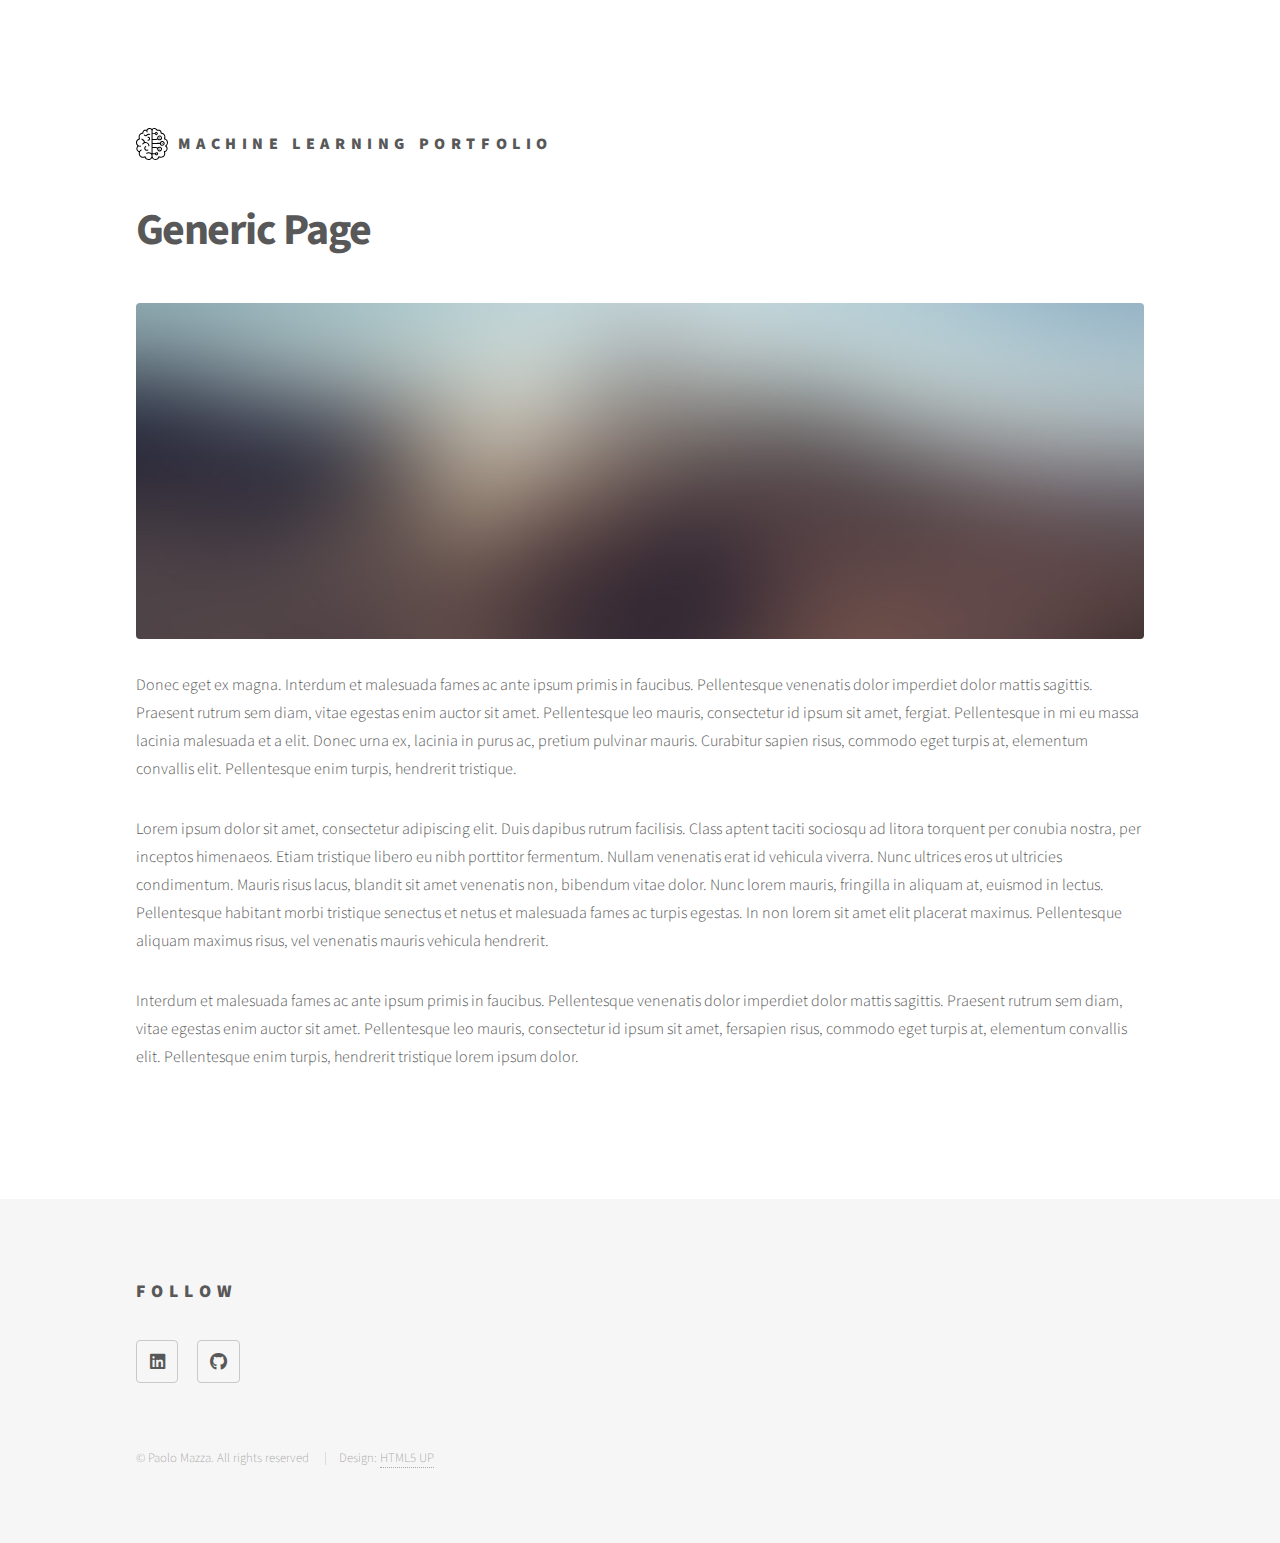
<file: generic.html>
<!DOCTYPE html>
<!--
	Phantom by HTML5 UP
	html5up.net | @ajlkn
	Free for personal and commercial use under the CCA 3.0 license (html5up.net/license)
-->
<html>
  <head>
    <title>Paolo Mazza - ML Portfolio</title>
    <meta charset="utf-8" />
    <meta
      name="viewport"
      content="width=device-width, initial-scale=1, user-scalable=no"
    />
    <link rel="stylesheet" href="assets/css/main.css" />
    <noscript
      ><link rel="stylesheet" href="assets/css/noscript.css"
    /></noscript>
  </head>
  <body class="is-preload">
    <!-- Wrapper -->
    <div id="wrapper">
      <!-- Header -->
      <header id="header">
        <div class="inner">
          <!-- Logo -->
          <a href="index.html" class="logo">
            <span class="symbol"><img src="images/logo.svg" alt="" /></span
            ><span class="title">Machine Learning Portfolio</span>
          </a>

          <!-- Nav -->
          <!-- <nav>
            <ul>
              <li><a href="#menu">Menu</a></li>
            </ul>
          </nav> -->
        </div>
      </header>

      <!-- Menu -->
      <!-- <nav id="menu">
        <h2>Menu</h2>
        <ul>
          <li><a href="index.html">Home</a></li>
          <li><a href="generic.html">Ipsum veroeros</a></li>
          <li><a href="generic.html">Tempus etiam</a></li>
          <li><a href="generic.html">Consequat dolor</a></li>
          <li><a href="elements.html">Elements</a></li>
        </ul>
      </nav> -->

      <!-- Main -->
      <div id="main">
        <div class="inner">
          <h1>Generic Page</h1>
          <div class="image container">
            <img class="image section" src="images/pic13.jpg" alt="" />
          </div>
          <p>
            Donec eget ex magna. Interdum et malesuada fames ac ante ipsum
            primis in faucibus. Pellentesque venenatis dolor imperdiet dolor
            mattis sagittis. Praesent rutrum sem diam, vitae egestas enim auctor
            sit amet. Pellentesque leo mauris, consectetur id ipsum sit amet,
            fergiat. Pellentesque in mi eu massa lacinia malesuada et a elit.
            Donec urna ex, lacinia in purus ac, pretium pulvinar mauris.
            Curabitur sapien risus, commodo eget turpis at, elementum convallis
            elit. Pellentesque enim turpis, hendrerit tristique.
          </p>
          <p>
            Lorem ipsum dolor sit amet, consectetur adipiscing elit. Duis
            dapibus rutrum facilisis. Class aptent taciti sociosqu ad litora
            torquent per conubia nostra, per inceptos himenaeos. Etiam tristique
            libero eu nibh porttitor fermentum. Nullam venenatis erat id
            vehicula viverra. Nunc ultrices eros ut ultricies condimentum.
            Mauris risus lacus, blandit sit amet venenatis non, bibendum vitae
            dolor. Nunc lorem mauris, fringilla in aliquam at, euismod in
            lectus. Pellentesque habitant morbi tristique senectus et netus et
            malesuada fames ac turpis egestas. In non lorem sit amet elit
            placerat maximus. Pellentesque aliquam maximus risus, vel venenatis
            mauris vehicula hendrerit.
          </p>
          <p>
            Interdum et malesuada fames ac ante ipsum primis in faucibus.
            Pellentesque venenatis dolor imperdiet dolor mattis sagittis.
            Praesent rutrum sem diam, vitae egestas enim auctor sit amet.
            Pellentesque leo mauris, consectetur id ipsum sit amet, fersapien
            risus, commodo eget turpis at, elementum convallis elit.
            Pellentesque enim turpis, hendrerit tristique lorem ipsum dolor.
          </p>
        </div>
      </div>

      <!-- Footer -->
      <footer id="footer">
        <div class="inner">
          <section>
            <h2>Follow</h2>
            <ul class="icons">
              <li>
                <a
                  href="https://linkedin.com/in/paolo-mazza-662005203"
                  class="icon brands style2 fa-linkedin"
                  ><span class="label">Facebook</span></a
                >
              </li>
              <li>
                <a
                  href="https://github.com/PaoloMazza1204"
                  class="icon brands style2 fa-github"
                  ><span class="label">GitHub</span></a
                >
              </li>
            </ul>
          </section>
          <ul class="copyright">
            <li>&copy; Paolo Mazza. All rights reserved</li>
            <li>Design: <a href="http://html5up.net">HTML5 UP</a></li>
          </ul>
        </div>
      </footer>
    </div>

    <!-- Scripts -->
    <script src="assets/js/jquery.min.js"></script>
    <script src="assets/js/browser.min.js"></script>
    <script src="assets/js/breakpoints.min.js"></script>
    <script src="assets/js/util.js"></script>
    <script src="assets/js/main.js"></script>
  </body>
</html>
</file>
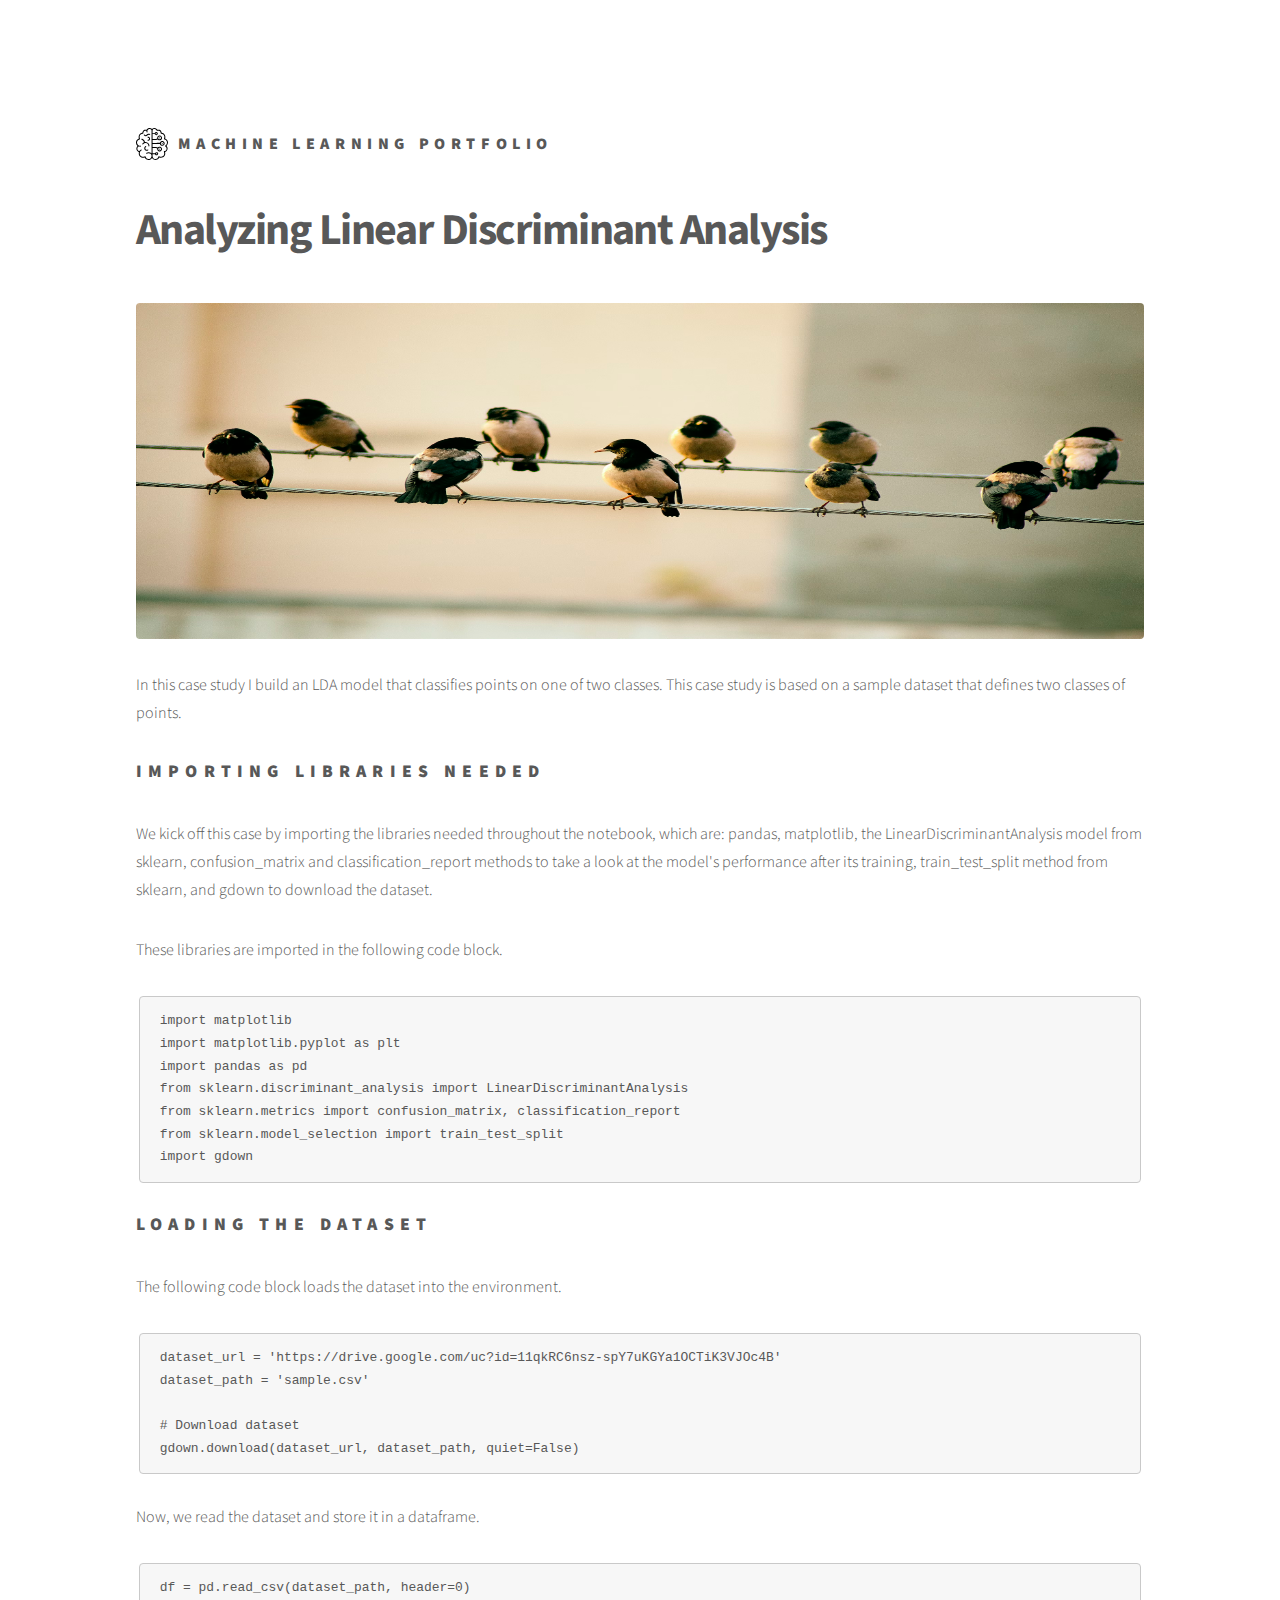
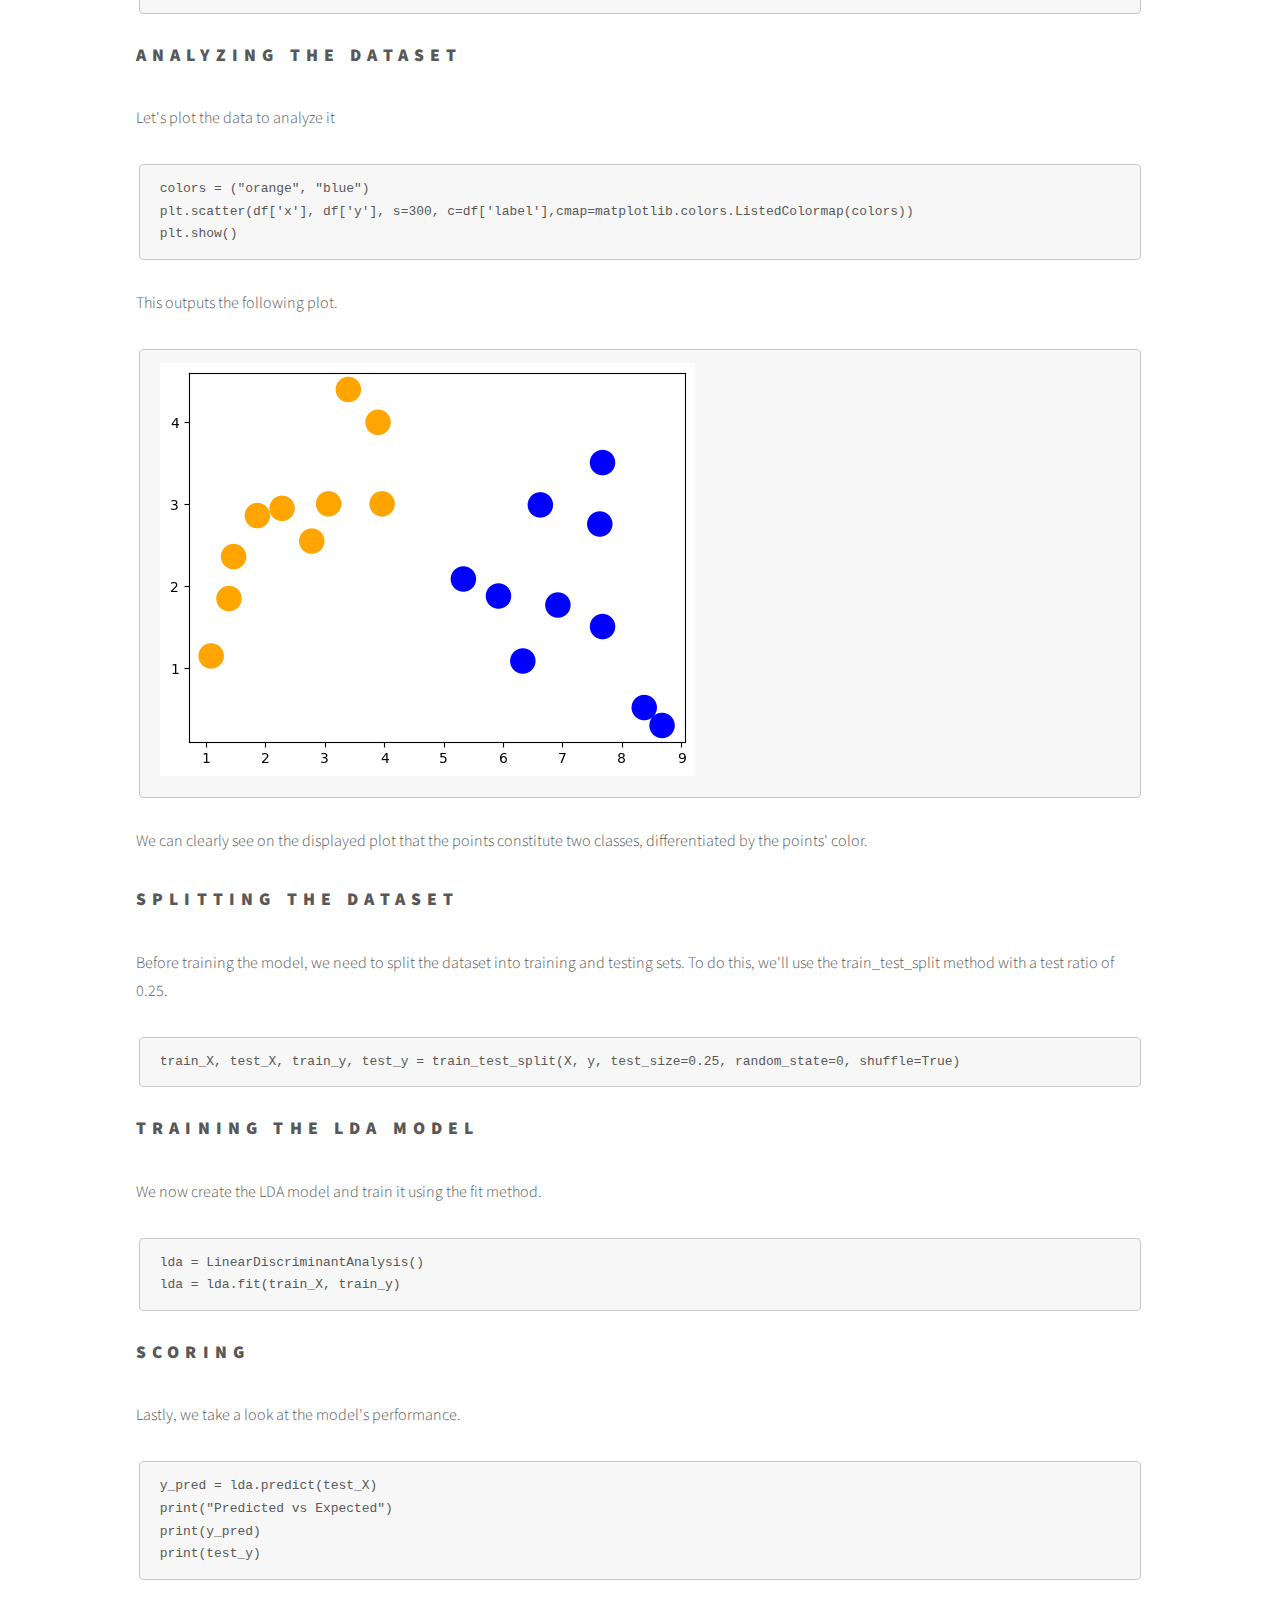
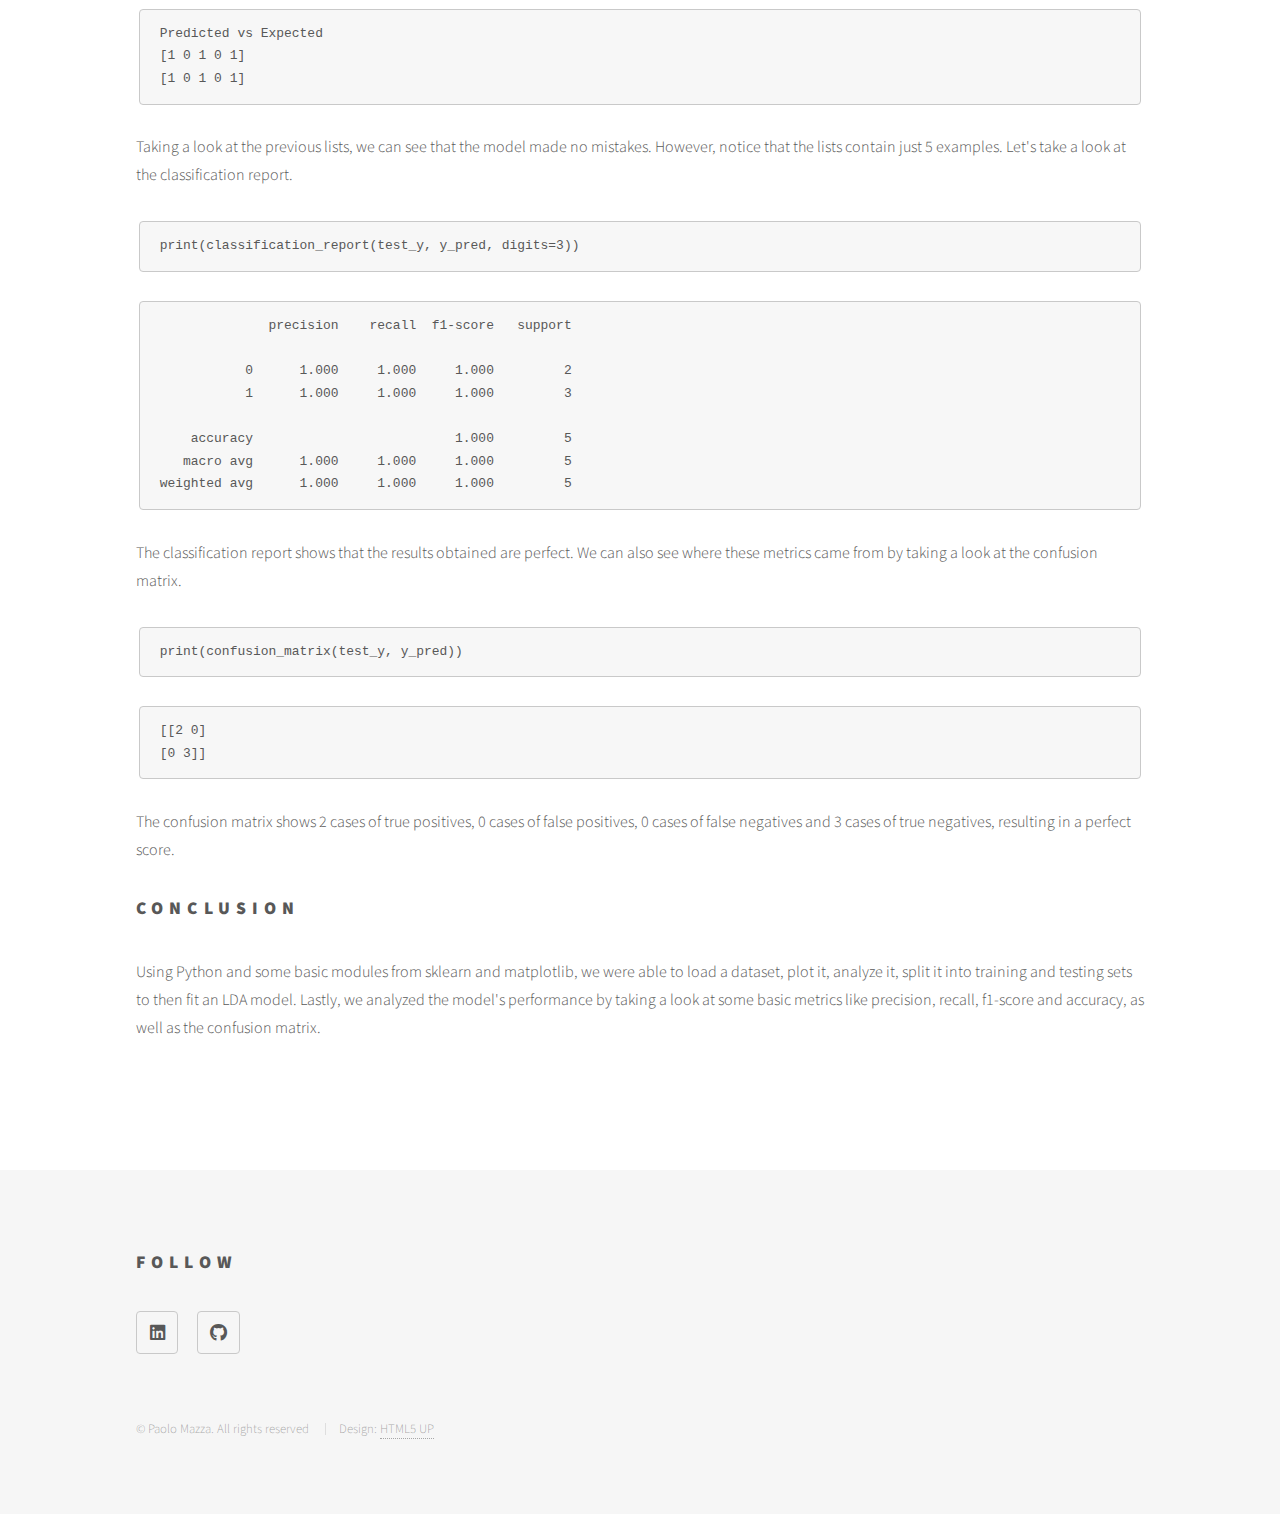
<file: linear-discriminant-analysis.html>
<!DOCTYPE html>
<!--
	Phantom by HTML5 UP
	html5up.net | @ajlkn
	Free for personal and commercial use under the CCA 3.0 license (html5up.net/license)
-->
<html>
  <head>
    <title>Analyzing Linear Discriminant Analysis</title>
    <meta charset="utf-8" />
    <meta
      name="viewport"
      content="width=device-width, initial-scale=1, user-scalable=no"
    />
    <link rel="stylesheet" href="assets/css/main.css" />
    <noscript
      ><link rel="stylesheet" href="assets/css/noscript.css"
    /></noscript>
  </head>
  <body class="is-preload">
    <!-- Wrapper -->
    <div id="wrapper">
      <!-- Header -->
      <header id="header">
        <div class="inner">
          <!-- Logo -->
          <a href="index.html" class="logo">
            <span class="symbol"><img src="images/logo.svg" alt="" /></span
            ><span class="title">Machine Learning Portfolio</span>
          </a>

          <!-- Nav -->
          <!-- <nav>
            <ul>
              <li><a href="#menu">Menu</a></li>
            </ul>
          </nav> -->
        </div>
      </header>

      <!-- Menu -->
      <!-- <nav id="menu">
        <h2>Menu</h2>
        <ul>
          <li><a href="index.html">Home</a></li>
          <li><a href="generic.html">Ipsum veroeros</a></li>
          <li><a href="generic.html">Tempus etiam</a></li>
          <li><a href="generic.html">Consequat dolor</a></li>
          <li><a href="elements.html">Elements</a></li>
        </ul>
      </nav> -->

      <!-- Main -->
      <div id="main">
        <div class="inner">
          <h1>Analyzing Linear Discriminant Analysis</h1>
          <div class="image container">
            <img
              class="image section"
              src="images/birds-on-cables.avif"
              alt=""
            />
          </div>
          <p>
            In this case study I build an LDA model that classifies points on
            one of two classes. This case study is based on a sample dataset
            that defines two classes of points.
          </p>

          <h2>Importing Libraries Needed</h2>

          <p>
            We kick off this case by importing the libraries needed throughout
            the notebook, which are: pandas, matplotlib, the
            LinearDiscriminantAnalysis model from sklearn, confusion_matrix and
            classification_report methods to take a look at the model's
            performance after its training, train_test_split method from
            sklearn, and gdown to download the dataset.
          </p>

          <p>These libraries are imported in the following code block.</p>

          <pre><code>import matplotlib
import matplotlib.pyplot as plt
import pandas as pd
from sklearn.discriminant_analysis import LinearDiscriminantAnalysis
from sklearn.metrics import confusion_matrix, classification_report
from sklearn.model_selection import train_test_split
import gdown</code></pre>

          <h2>Loading the Dataset</h2>

          <p>
            The following code block loads the dataset into the environment.
          </p>

          <pre><code>dataset_url = 'https://drive.google.com/uc?id=11qkRC6nsz-spY7uKGYa1OCTiK3VJOc4B'
dataset_path = 'sample.csv'

# Download dataset
gdown.download(dataset_url, dataset_path, quiet=False)</code></pre>

          <p>Now, we read the dataset and store it in a dataframe.</p>

          <pre><code>df = pd.read_csv(dataset_path, header=0)</code></pre>

          <h2>Analyzing the Dataset</h2>

          <p>Let's plot the data to analyze it</p>

          <pre><code>colors = ("orange", "blue")
plt.scatter(df['x'], df['y'], s=300, c=df['label'],cmap=matplotlib.colors.ListedColormap(colors))
plt.show()</code></pre>

          <p>This outputs the following plot.</p>

          <pre><code><img src="/images/lda-scatter-plot.png" alt=""></code></pre>

          <p>
            We can clearly see on the displayed plot that the points constitute
            two classes, differentiated by the points' color.
          </p>

          <h2>Splitting the Dataset</h2>

          <p>
            Before training the model, we need to split the dataset into
            training and testing sets. To do this, we'll use the
            train_test_split method with a test ratio of 0.25.
          </p>

          <pre><code>train_X, test_X, train_y, test_y = train_test_split(X, y, test_size=0.25, random_state=0, shuffle=True)</code></pre>

          <h2>Training the LDA Model</h2>

          <p>We now create the LDA model and train it using the fit method.</p>

          <pre><code>lda = LinearDiscriminantAnalysis()
lda = lda.fit(train_X, train_y)</code></pre>

          <h2>Scoring</h2>

          <p>Lastly, we take a look at the model's performance.</p>

          <pre><code>y_pred = lda.predict(test_X)
print("Predicted vs Expected")
print(y_pred)
print(test_y)</code></pre>

          <pre><code>Predicted vs Expected
[1 0 1 0 1]
[1 0 1 0 1]</code></pre>

          <p>
            Taking a look at the previous lists, we can see that the model made
            no mistakes. However, notice that the lists contain just 5 examples.
            Let's take a look at the classification report.
          </p>

          <pre><code>print(classification_report(test_y, y_pred, digits=3))</code></pre>

          <pre><code>              precision    recall  f1-score   support

           0      1.000     1.000     1.000         2
           1      1.000     1.000     1.000         3

    accuracy                          1.000         5
   macro avg      1.000     1.000     1.000         5
weighted avg      1.000     1.000     1.000         5</code></pre>

          <p>
            The classification report shows that the results obtained are
            perfect. We can also see where these metrics came from by taking a
            look at the confusion matrix.
          </p>

          <pre><code>print(confusion_matrix(test_y, y_pred))</code></pre>

          <pre><code>[[2 0]
[0 3]]</code></pre>

          <p>
            The confusion matrix shows 2 cases of true positives, 0 cases of
            false positives, 0 cases of false negatives and 3 cases of true
            negatives, resulting in a perfect score.
          </p>

          <h2>Conclusion</h2>

          <p>
            Using Python and some basic modules from sklearn and matplotlib, we
            were able to load a dataset, plot it, analyze it, split it into
            training and testing sets to then fit an LDA model. Lastly, we
            analyzed the model's performance by taking a look at some basic
            metrics like precision, recall, f1-score and accuracy, as well as
            the confusion matrix.
          </p>
        </div>
      </div>

      <!-- Footer -->
      <footer id="footer">
        <div class="inner">
          <section>
            <h2>Follow</h2>
            <ul class="icons">
              <li>
                <a
                  href="https://linkedin.com/in/paolo-mazza-662005203"
                  class="icon brands style2 fa-linkedin"
                  ><span class="label">Facebook</span></a
                >
              </li>
              <li>
                <a
                  href="https://github.com/PaoloMazza1204"
                  class="icon brands style2 fa-github"
                  ><span class="label">GitHub</span></a
                >
              </li>
            </ul>
          </section>
          <ul class="copyright">
            <li>&copy; Paolo Mazza. All rights reserved</li>
            <li>Design: <a href="http://html5up.net">HTML5 UP</a></li>
          </ul>
        </div>
      </footer>
    </div>

    <!-- Scripts -->
    <script src="assets/js/jquery.min.js"></script>
    <script src="assets/js/browser.min.js"></script>
    <script src="assets/js/breakpoints.min.js"></script>
    <script src="assets/js/util.js"></script>
    <script src="assets/js/main.js"></script>
  </body>
</html>
</file>
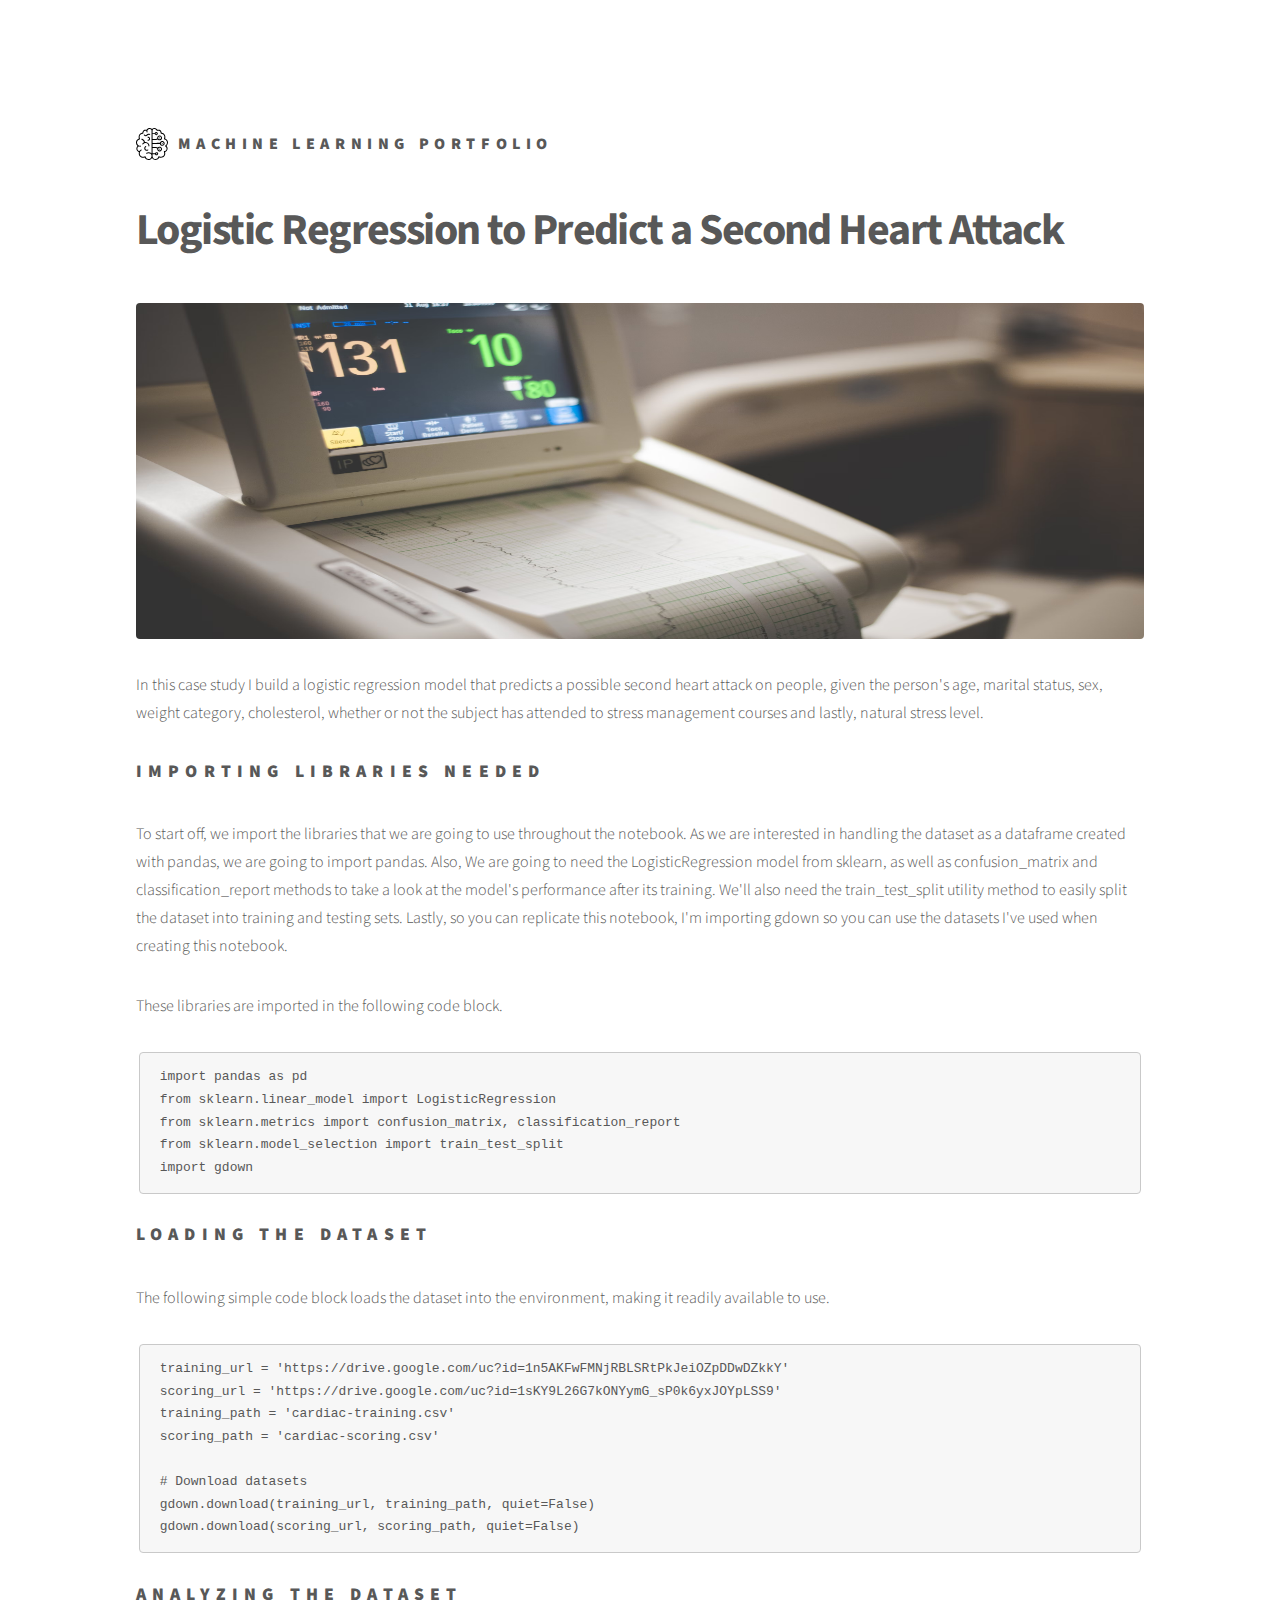
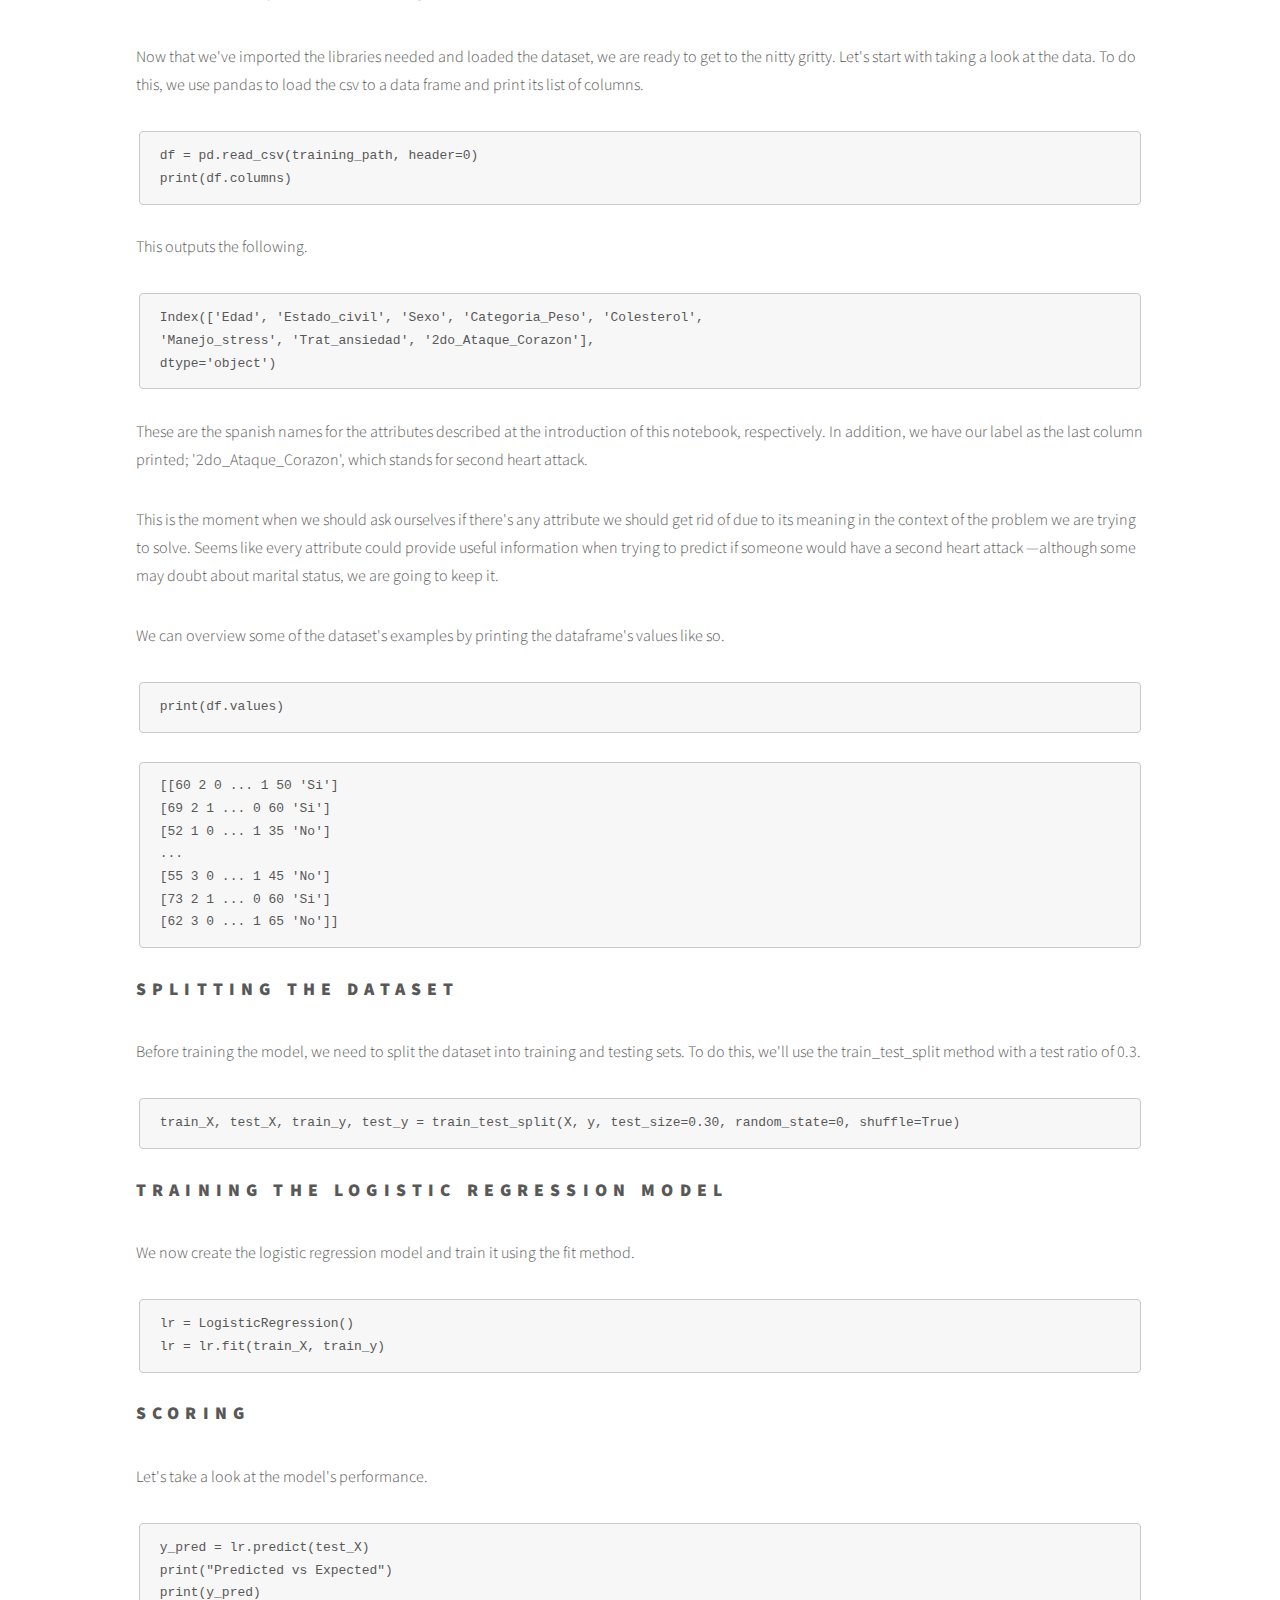
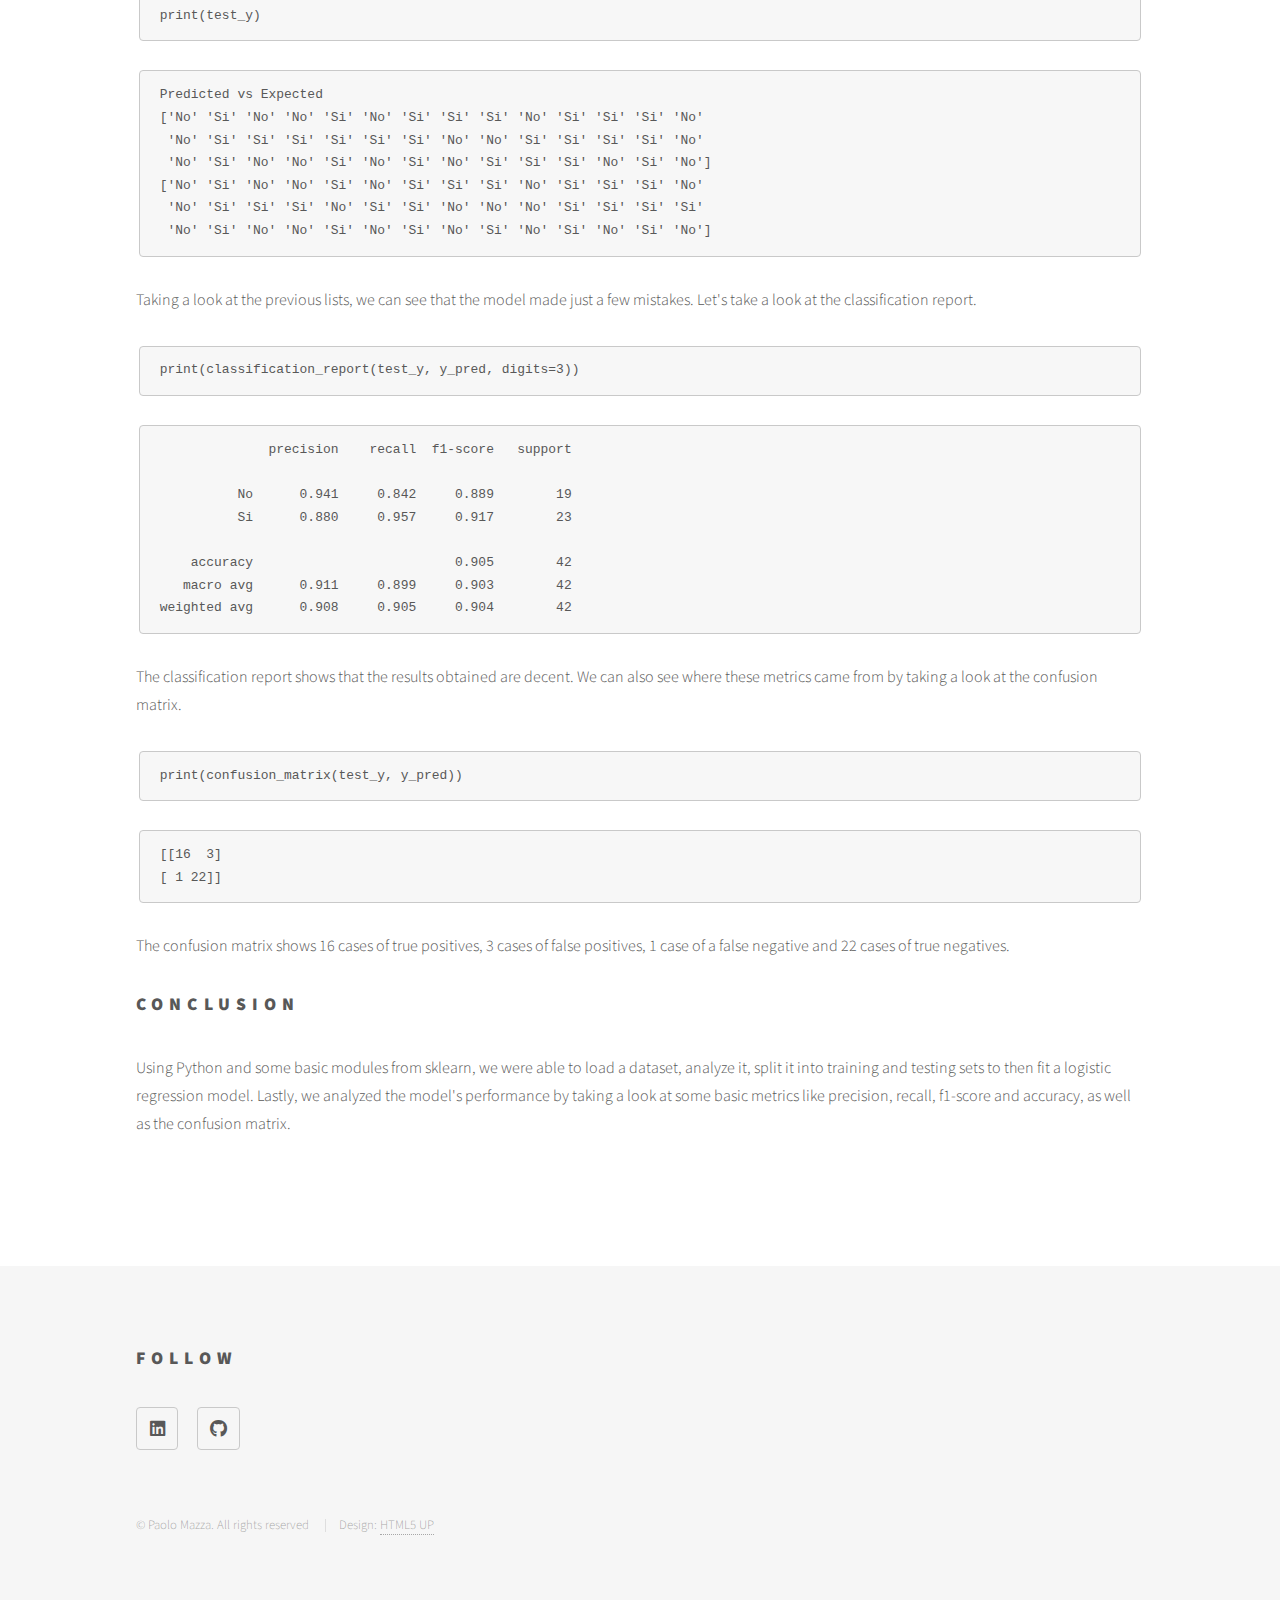
<file: prediction-of-second-heart-attack.html>
<!DOCTYPE html>
<!--
	Phantom by HTML5 UP
	html5up.net | @ajlkn
	Free for personal and commercial use under the CCA 3.0 license (html5up.net/license)
-->
<html>
  <head>
    <title>Prediction of Second Heart Attack</title>
    <meta charset="utf-8" />
    <meta
      name="viewport"
      content="width=device-width, initial-scale=1, user-scalable=no"
    />
    <link rel="stylesheet" href="assets/css/main.css" />
    <noscript
      ><link rel="stylesheet" href="assets/css/noscript.css"
    /></noscript>
  </head>
  <body class="is-preload">
    <!-- Wrapper -->
    <div id="wrapper">
      <!-- Header -->
      <header id="header">
        <div class="inner">
          <!-- Logo -->
          <a href="index.html" class="logo">
            <span class="symbol"><img src="images/logo.svg" alt="" /></span
            ><span class="title">Machine Learning Portfolio</span>
          </a>

          <!-- Nav -->
          <!-- <nav>
            <ul>
              <li><a href="#menu">Menu</a></li>
            </ul>
          </nav> -->
        </div>
      </header>

      <!-- Menu -->
      <!-- <nav id="menu">
        <h2>Menu</h2>
        <ul>
          <li><a href="index.html">Home</a></li>
          <li><a href="generic.html">Ipsum veroeros</a></li>
          <li><a href="generic.html">Tempus etiam</a></li>
          <li><a href="generic.html">Consequat dolor</a></li>
          <li><a href="elements.html">Elements</a></li>
        </ul>
      </nav> -->

      <!-- Main -->
      <div id="main">
        <div class="inner">
          <h1>Logistic Regression to Predict a Second Heart Attack</h1>
          <div class="image container">
            <img
              class="image section"
              src="images/medical-equipment.avif"
              alt=""
            />
          </div>
          <p>
            In this case study I build a logistic regression model that predicts
            a possible second heart attack on people, given the person's age,
            marital status, sex, weight category, cholesterol, whether or not
            the subject has attended to stress management courses and lastly,
            natural stress level.
          </p>

          <h2>Importing Libraries Needed</h2>

          <p>
            To start off, we import the libraries that we are going to use
            throughout the notebook. As we are interested in handling the
            dataset as a dataframe created with pandas, we are going to import
            pandas. Also, We are going to need the LogisticRegression model from
            sklearn, as well as confusion_matrix and classification_report
            methods to take a look at the model's performance after its
            training. We'll also need the train_test_split utility method to
            easily split the dataset into training and testing sets. Lastly, so
            you can replicate this notebook, I'm importing gdown so you can use
            the datasets I've used when creating this notebook.
          </p>

          <p>These libraries are imported in the following code block.</p>

          <pre><code>import pandas as pd
from sklearn.linear_model import LogisticRegression
from sklearn.metrics import confusion_matrix, classification_report
from sklearn.model_selection import train_test_split
import gdown</code></pre>

          <h2>Loading the Dataset</h2>

          <p>
            The following simple code block loads the dataset into the
            environment, making it readily available to use.
          </p>

          <pre><code>training_url = 'https://drive.google.com/uc?id=1n5AKFwFMNjRBLSRtPkJeiOZpDDwDZkkY'
scoring_url = 'https://drive.google.com/uc?id=1sKY9L26G7kONYymG_sP0k6yxJOYpLSS9'
training_path = 'cardiac-training.csv'
scoring_path = 'cardiac-scoring.csv'

# Download datasets
gdown.download(training_url, training_path, quiet=False)
gdown.download(scoring_url, scoring_path, quiet=False)</code></pre>

          <h2>Analyzing the Dataset</h2>

          <p>
            Now that we've imported the libraries needed and loaded the dataset,
            we are ready to get to the nitty gritty. Let's start with taking a
            look at the data. To do this, we use pandas to load the csv to a
            data frame and print its list of columns.
          </p>

          <pre><code>df = pd.read_csv(training_path, header=0)
print(df.columns)</code></pre>

          <p>This outputs the following.</p>

          <pre><code>Index(['Edad', 'Estado_civil', 'Sexo', 'Categoria_Peso', 'Colesterol',
'Manejo_stress', 'Trat_ansiedad', '2do_Ataque_Corazon'],
dtype='object')</code></pre>

          <p>
            These are the spanish names for the attributes described at the
            introduction of this notebook, respectively. In addition, we have
            our label as the last column printed; '2do_Ataque_Corazon', which
            stands for second heart attack.
          </p>

          <p>
            This is the moment when we should ask ourselves if there's any
            attribute we should get rid of due to its meaning in the context of
            the problem we are trying to solve. Seems like every attribute could
            provide useful information when trying to predict if someone would
            have a second heart attack —although some may doubt about marital
            status, we are going to keep it.
          </p>

          <p>
            We can overview some of the dataset's examples by printing the
            dataframe's values like so.
          </p>

          <pre><code>print(df.values)</code></pre>

          <pre><code>[[60 2 0 ... 1 50 'Si']
[69 2 1 ... 0 60 'Si']
[52 1 0 ... 1 35 'No']
...
[55 3 0 ... 1 45 'No']
[73 2 1 ... 0 60 'Si']
[62 3 0 ... 1 65 'No']]</code></pre>

          <h2>Splitting the Dataset</h2>

          <p>
            Before training the model, we need to split the dataset into
            training and testing sets. To do this, we'll use the
            train_test_split method with a test ratio of 0.3.
          </p>

          <pre><code>train_X, test_X, train_y, test_y = train_test_split(X, y, test_size=0.30, random_state=0, shuffle=True)</code></pre>

          <h2>Training the Logistic Regression Model</h2>

          <p>
            We now create the logistic regression model and train it using the
            fit method.
          </p>

          <pre><code>lr = LogisticRegression()
lr = lr.fit(train_X, train_y)</code></pre>

          <h2>Scoring</h2>

          <p>Let's take a look at the model's performance.</p>

          <pre><code>y_pred = lr.predict(test_X)
print("Predicted vs Expected")
print(y_pred)
print(test_y)</code></pre>

          <pre><code>Predicted vs Expected
['No' 'Si' 'No' 'No' 'Si' 'No' 'Si' 'Si' 'Si' 'No' 'Si' 'Si' 'Si' 'No'
 'No' 'Si' 'Si' 'Si' 'Si' 'Si' 'Si' 'No' 'No' 'Si' 'Si' 'Si' 'Si' 'No'
 'No' 'Si' 'No' 'No' 'Si' 'No' 'Si' 'No' 'Si' 'Si' 'Si' 'No' 'Si' 'No']
['No' 'Si' 'No' 'No' 'Si' 'No' 'Si' 'Si' 'Si' 'No' 'Si' 'Si' 'Si' 'No'
 'No' 'Si' 'Si' 'Si' 'No' 'Si' 'Si' 'No' 'No' 'No' 'Si' 'Si' 'Si' 'Si'
 'No' 'Si' 'No' 'No' 'Si' 'No' 'Si' 'No' 'Si' 'No' 'Si' 'No' 'Si' 'No']</code></pre>

          <p>
            Taking a look at the previous lists, we can see that the model made
            just a few mistakes. Let's take a look at the classification report.
          </p>

          <pre><code>print(classification_report(test_y, y_pred, digits=3))</code></pre>

          <pre><code>              precision    recall  f1-score   support

          No      0.941     0.842     0.889        19
          Si      0.880     0.957     0.917        23

    accuracy                          0.905        42
   macro avg      0.911     0.899     0.903        42
weighted avg      0.908     0.905     0.904        42</code></pre>

          <p>
            The classification report shows that the results obtained are
            decent. We can also see where these metrics came from by taking a
            look at the confusion matrix.
          </p>

          <pre><code>print(confusion_matrix(test_y, y_pred))</code></pre>

          <pre><code>[[16  3]
[ 1 22]]</code></pre>

          <p>
            The confusion matrix shows 16 cases of true positives, 3 cases of
            false positives, 1 case of a false negative and 22 cases of true
            negatives.
          </p>

          <h2>Conclusion</h2>

          <p>
            Using Python and some basic modules from sklearn, we were able to
            load a dataset, analyze it, split it into training and testing sets
            to then fit a logistic regression model. Lastly, we analyzed the
            model's performance by taking a look at some basic metrics like
            precision, recall, f1-score and accuracy, as well as the confusion
            matrix.
          </p>
        </div>
      </div>

      <!-- Footer -->
      <footer id="footer">
        <div class="inner">
          <section>
            <h2>Follow</h2>
            <ul class="icons">
              <li>
                <a
                  href="https://linkedin.com/in/paolo-mazza-662005203"
                  class="icon brands style2 fa-linkedin"
                  ><span class="label">Facebook</span></a
                >
              </li>
              <li>
                <a
                  href="https://github.com/PaoloMazza1204"
                  class="icon brands style2 fa-github"
                  ><span class="label">GitHub</span></a
                >
              </li>
            </ul>
          </section>
          <ul class="copyright">
            <li>&copy; Paolo Mazza. All rights reserved</li>
            <li>Design: <a href="http://html5up.net">HTML5 UP</a></li>
          </ul>
        </div>
      </footer>
    </div>

    <!-- Scripts -->
    <script src="assets/js/jquery.min.js"></script>
    <script src="assets/js/browser.min.js"></script>
    <script src="assets/js/breakpoints.min.js"></script>
    <script src="assets/js/util.js"></script>
    <script src="assets/js/main.js"></script>
  </body>
</html>
</file>
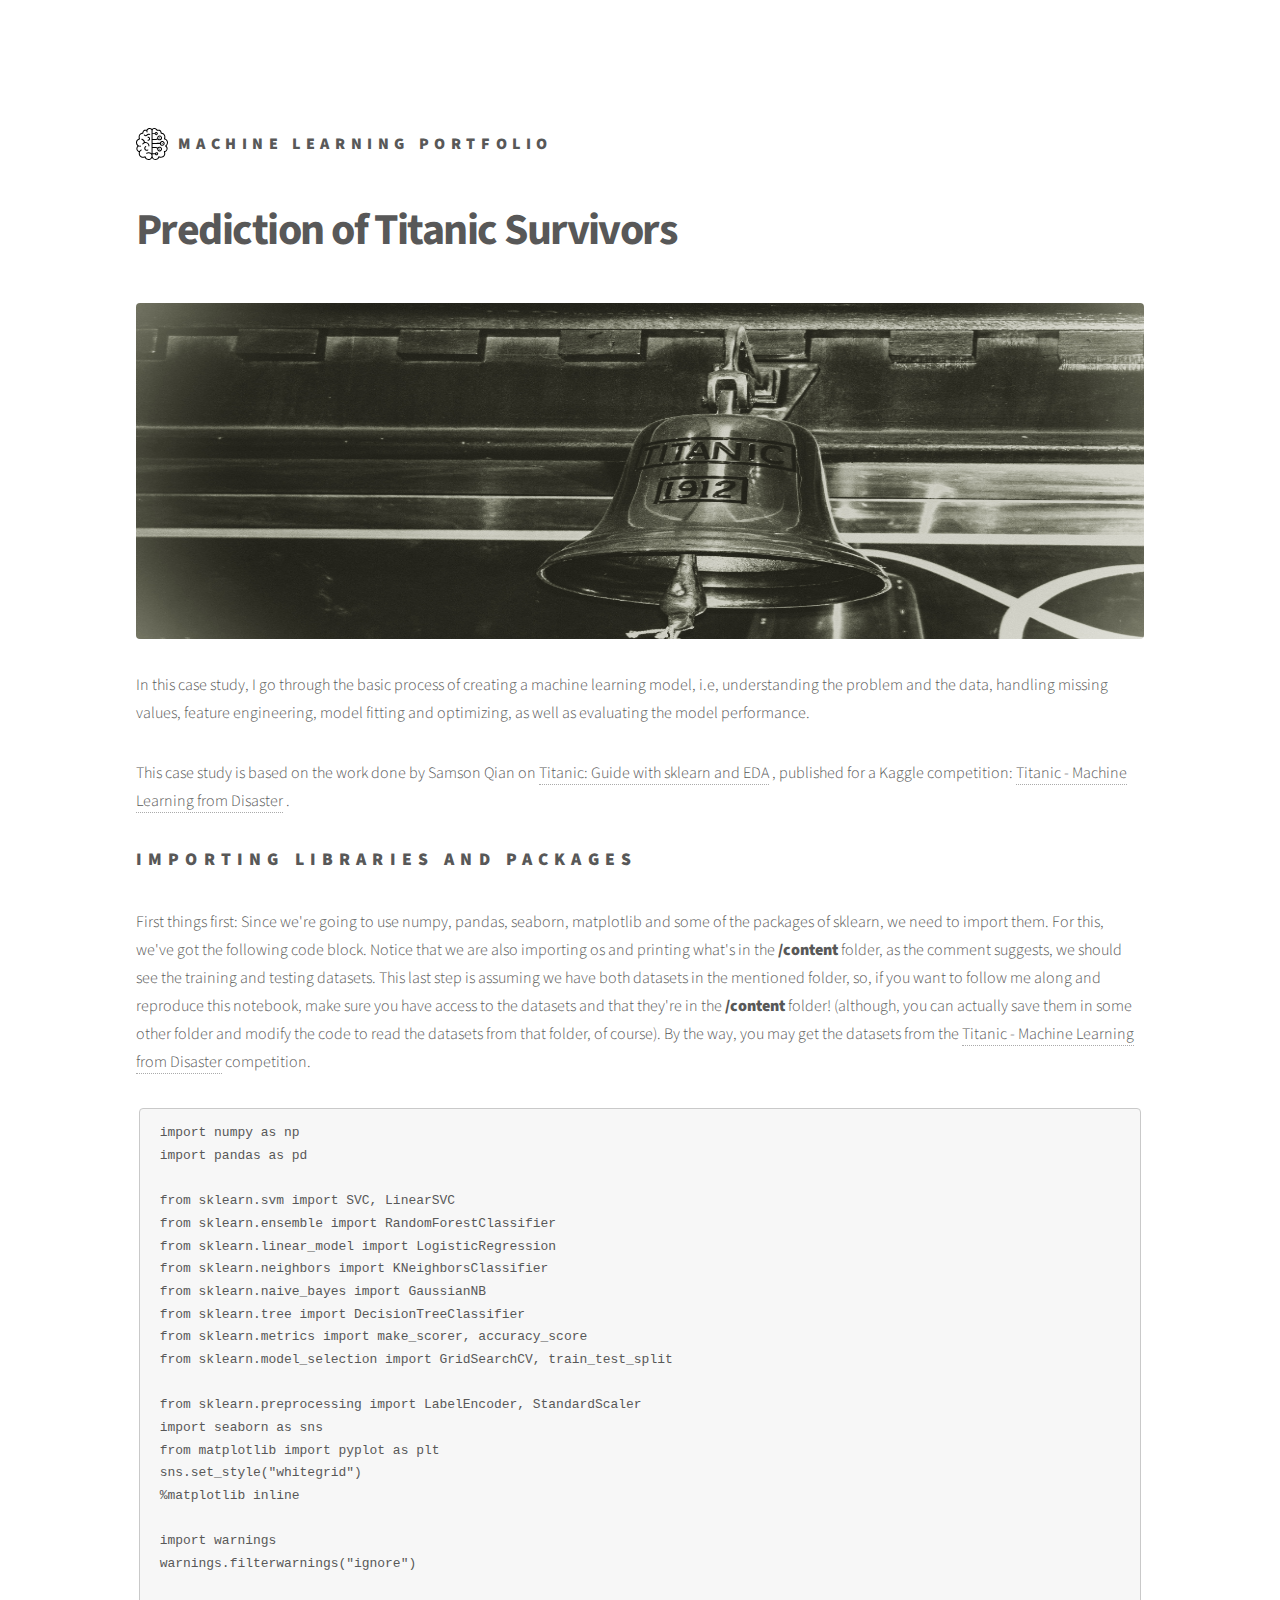
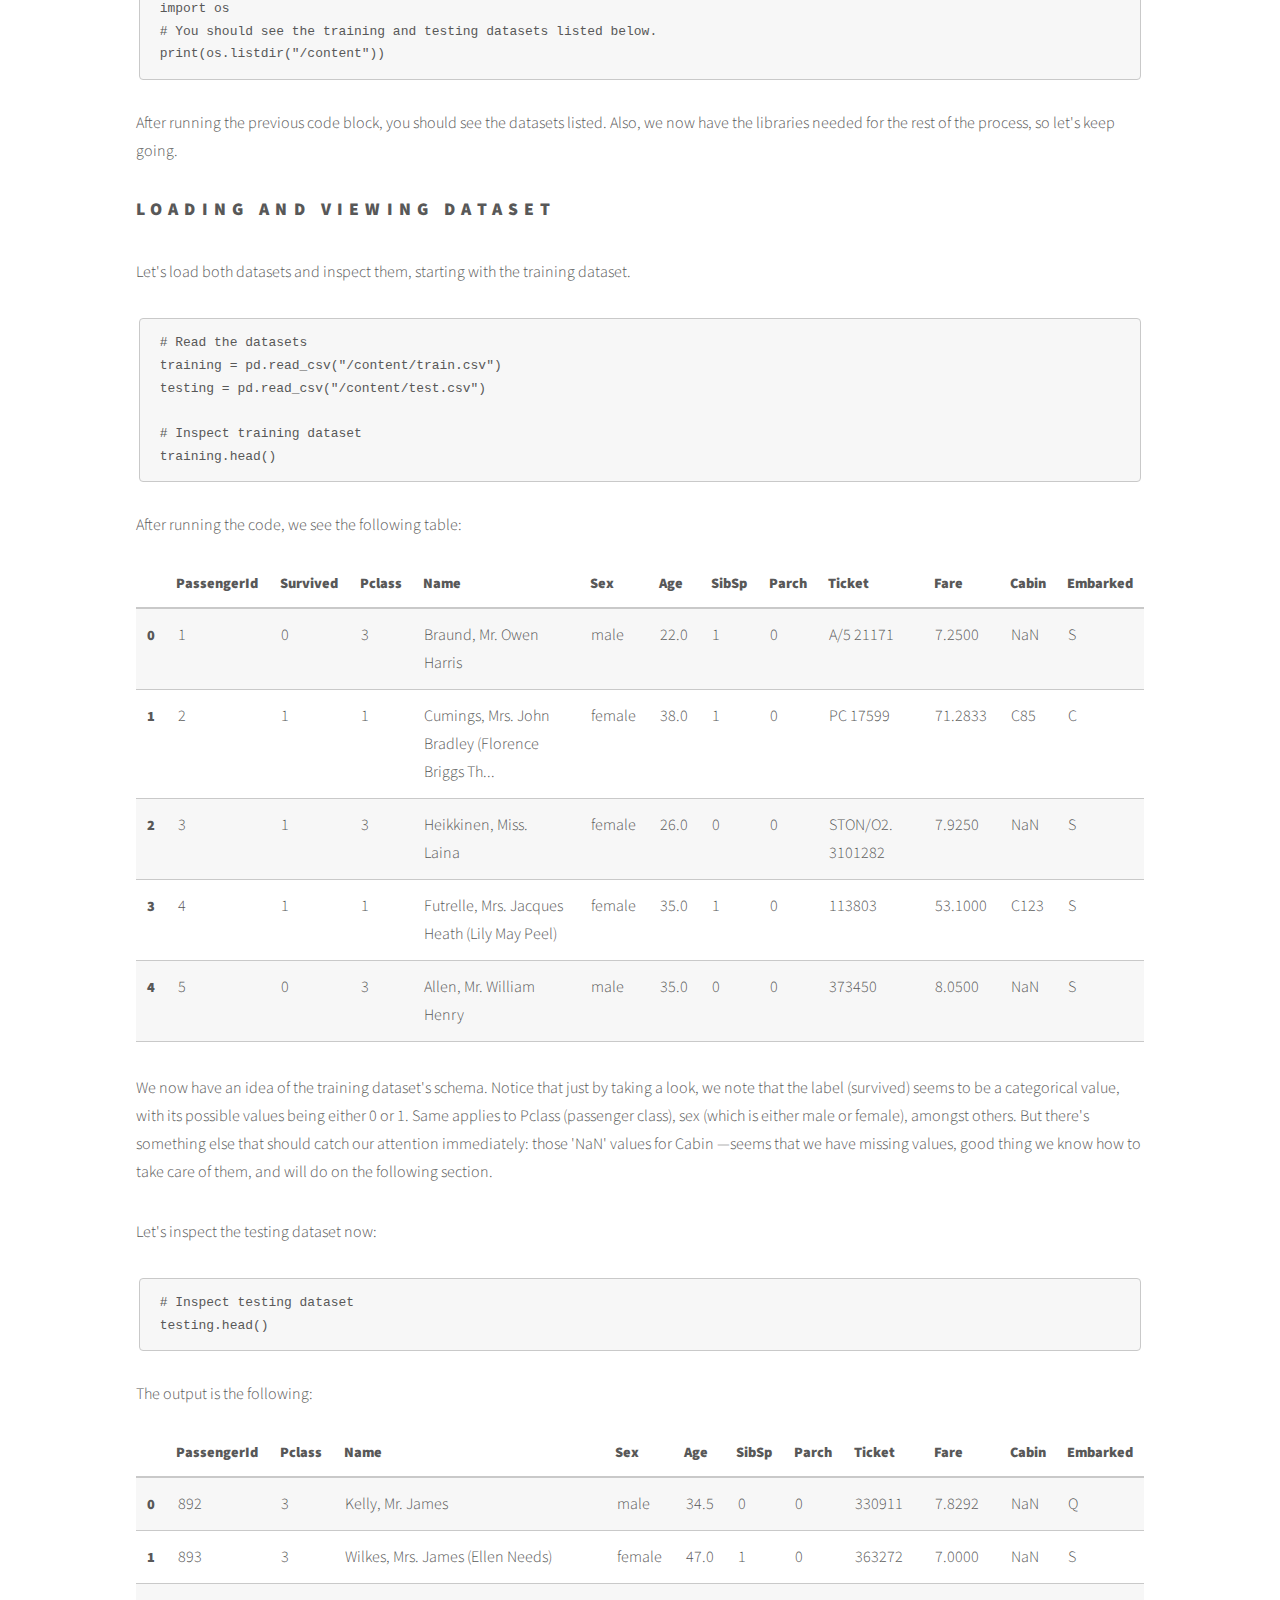
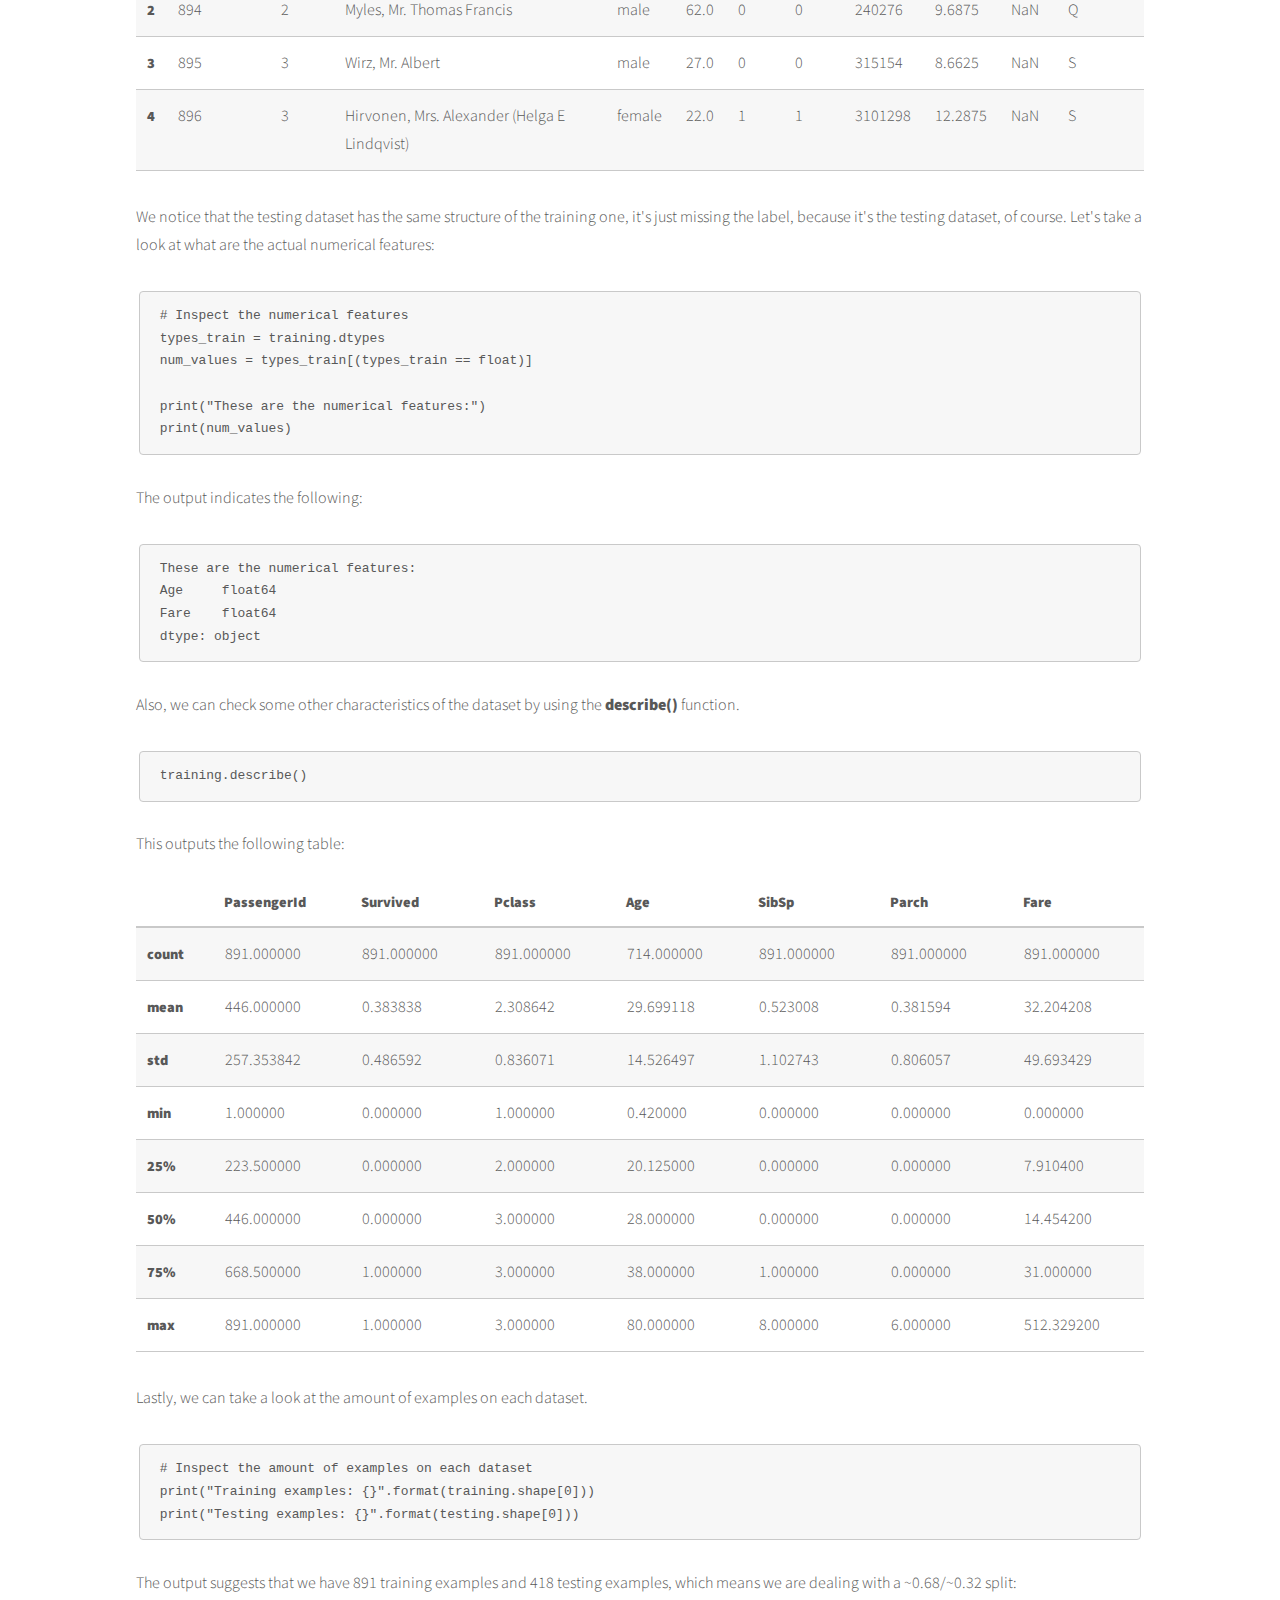
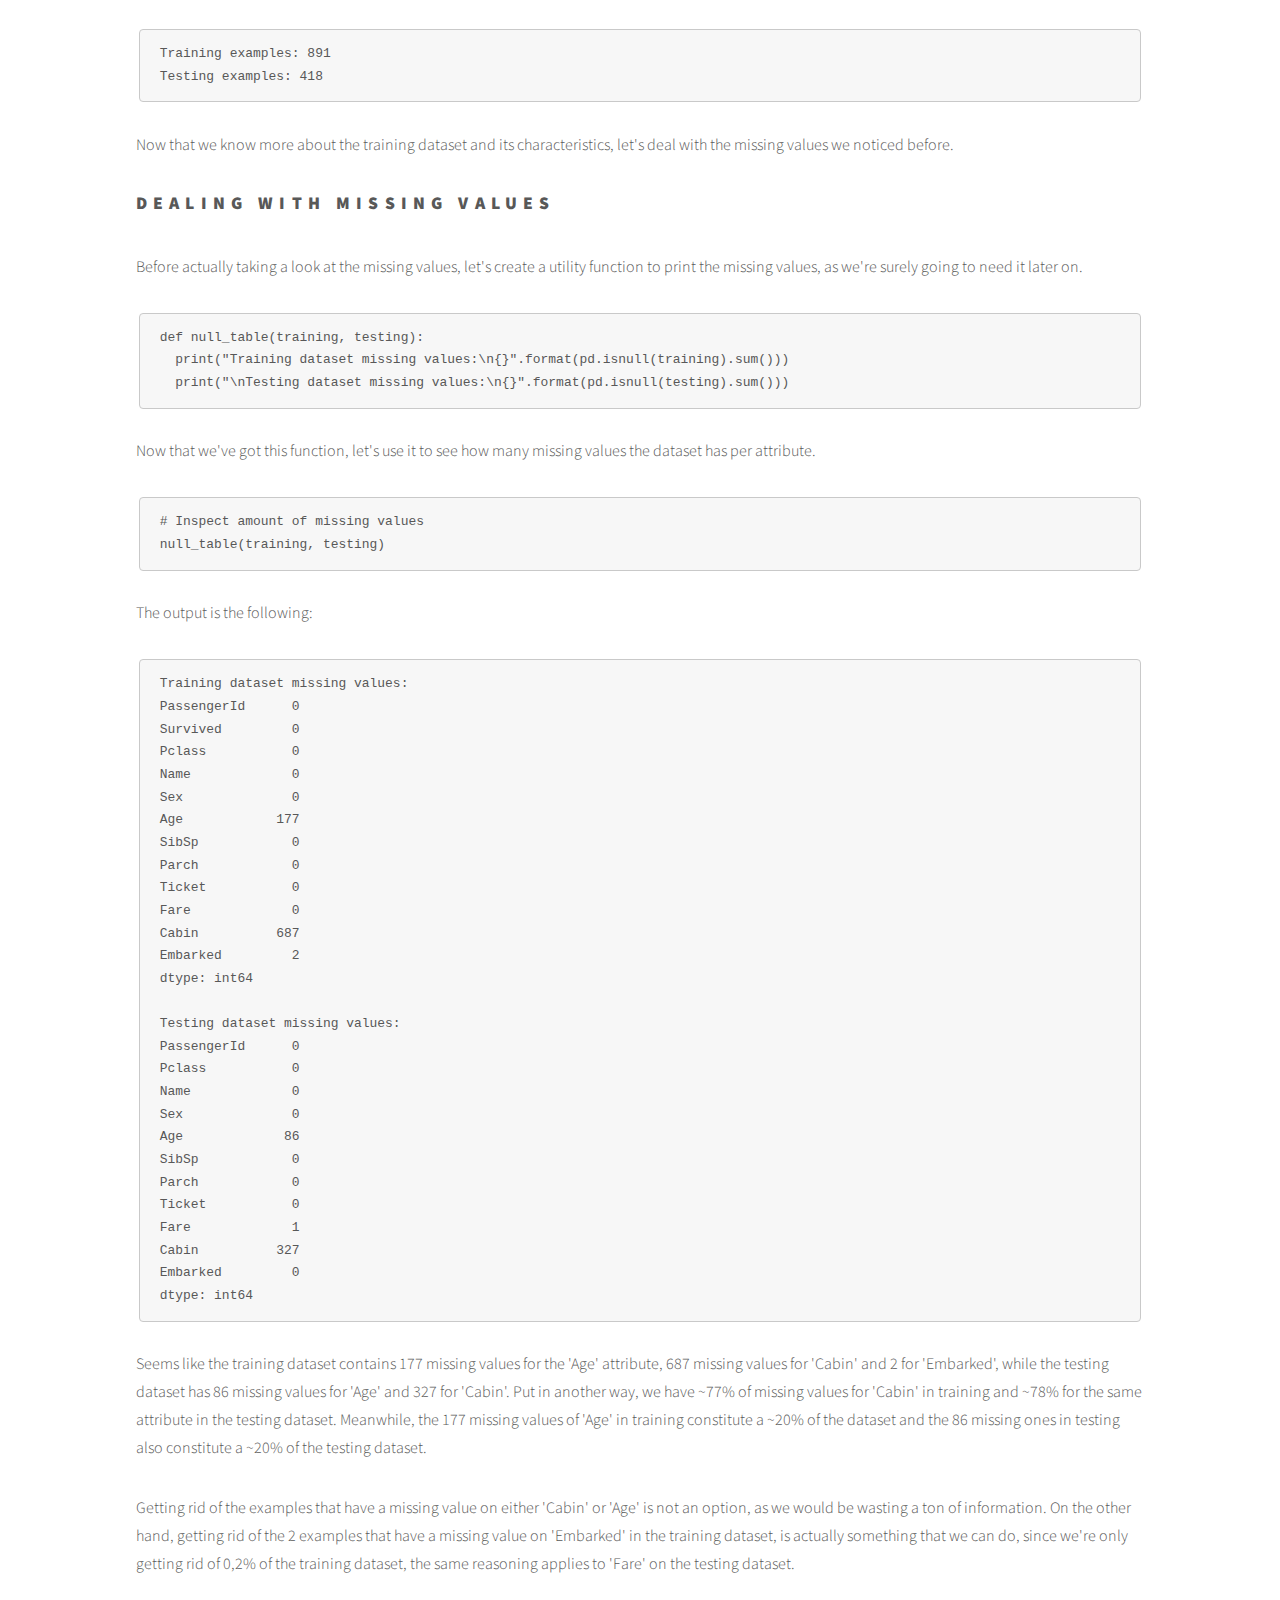
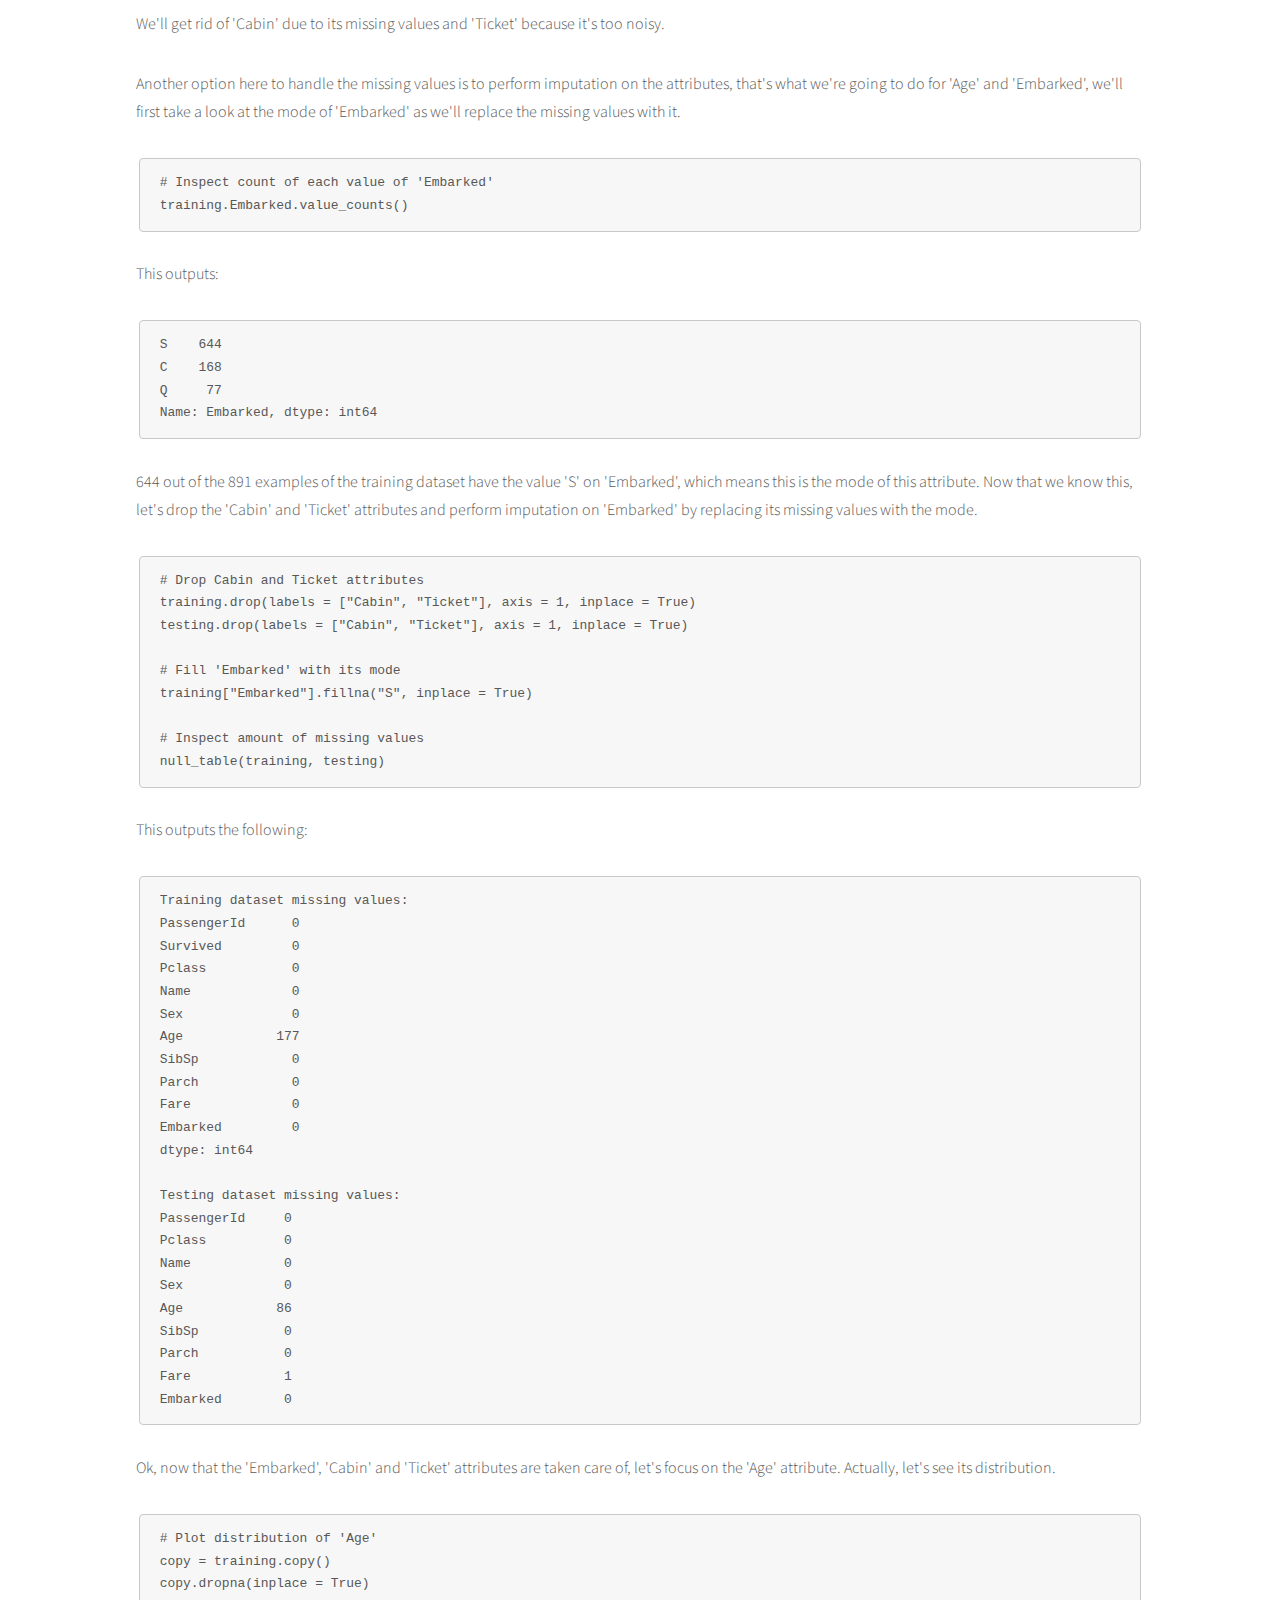
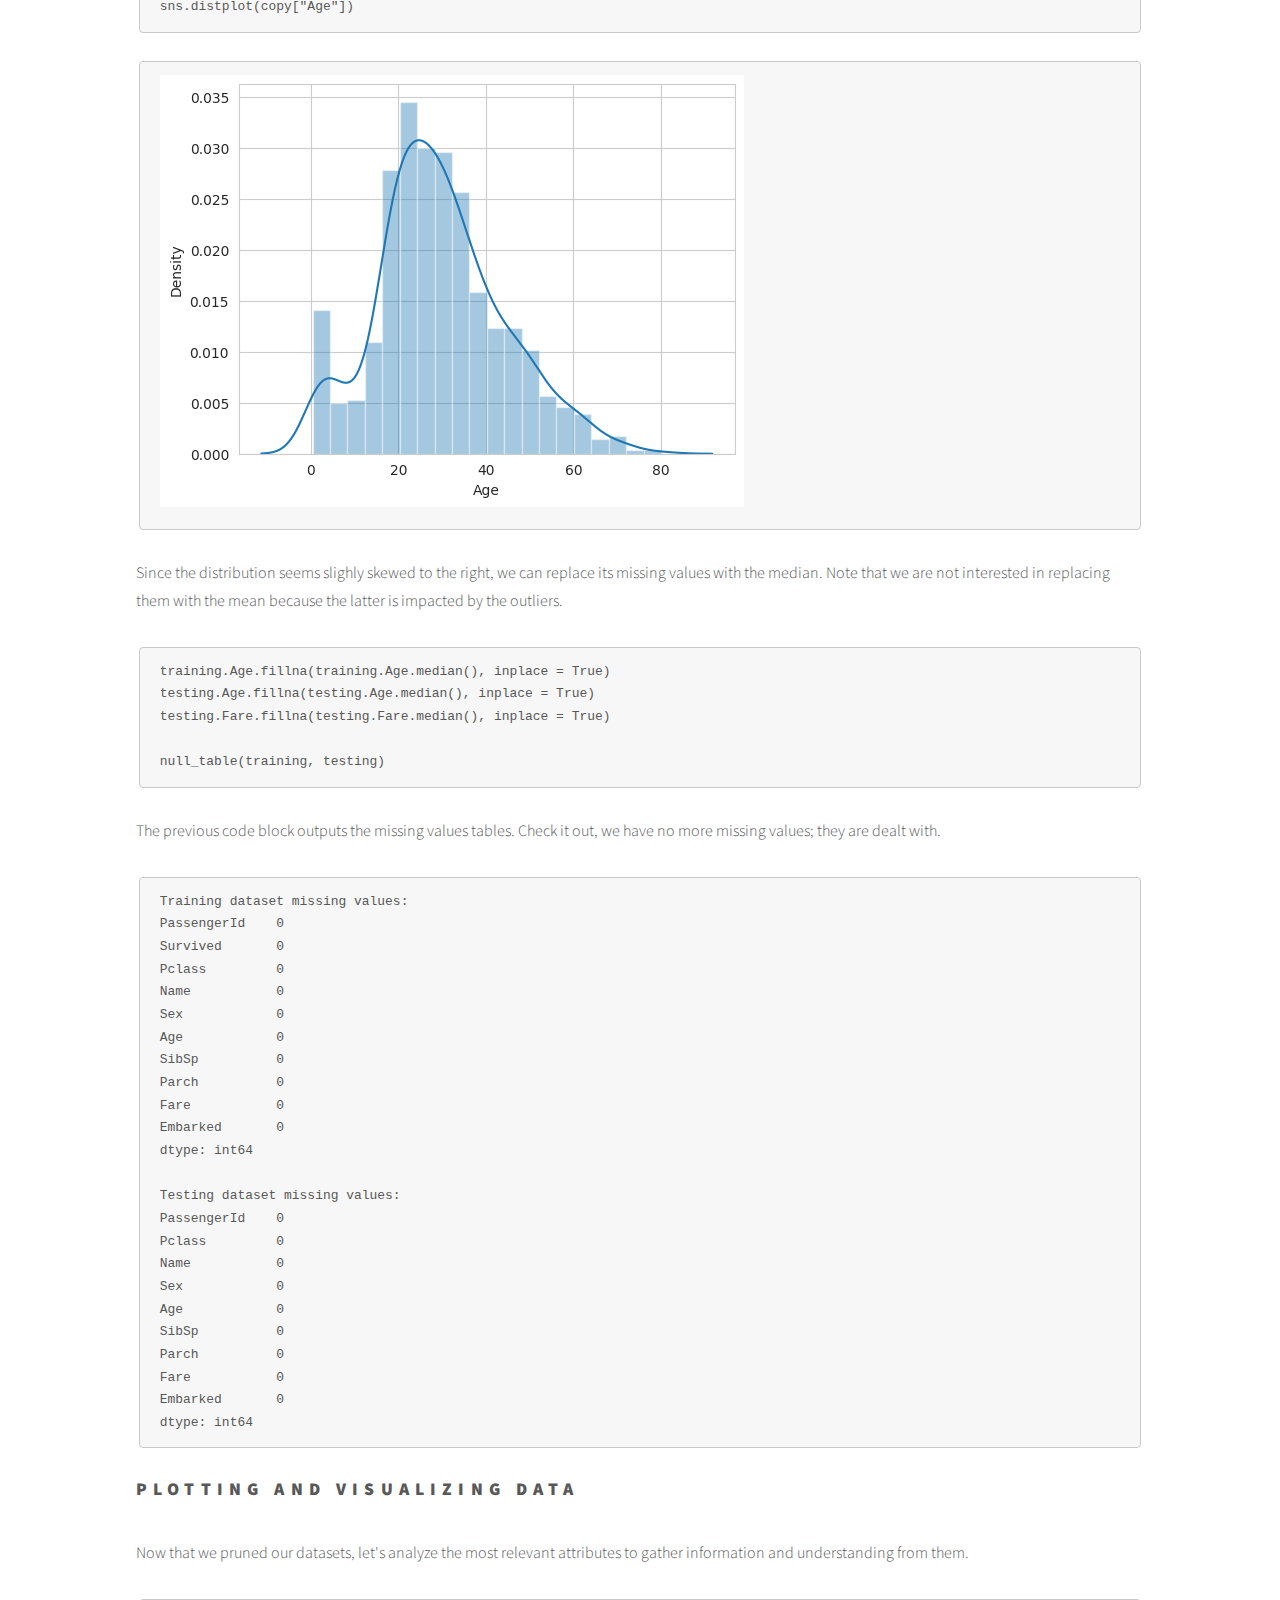
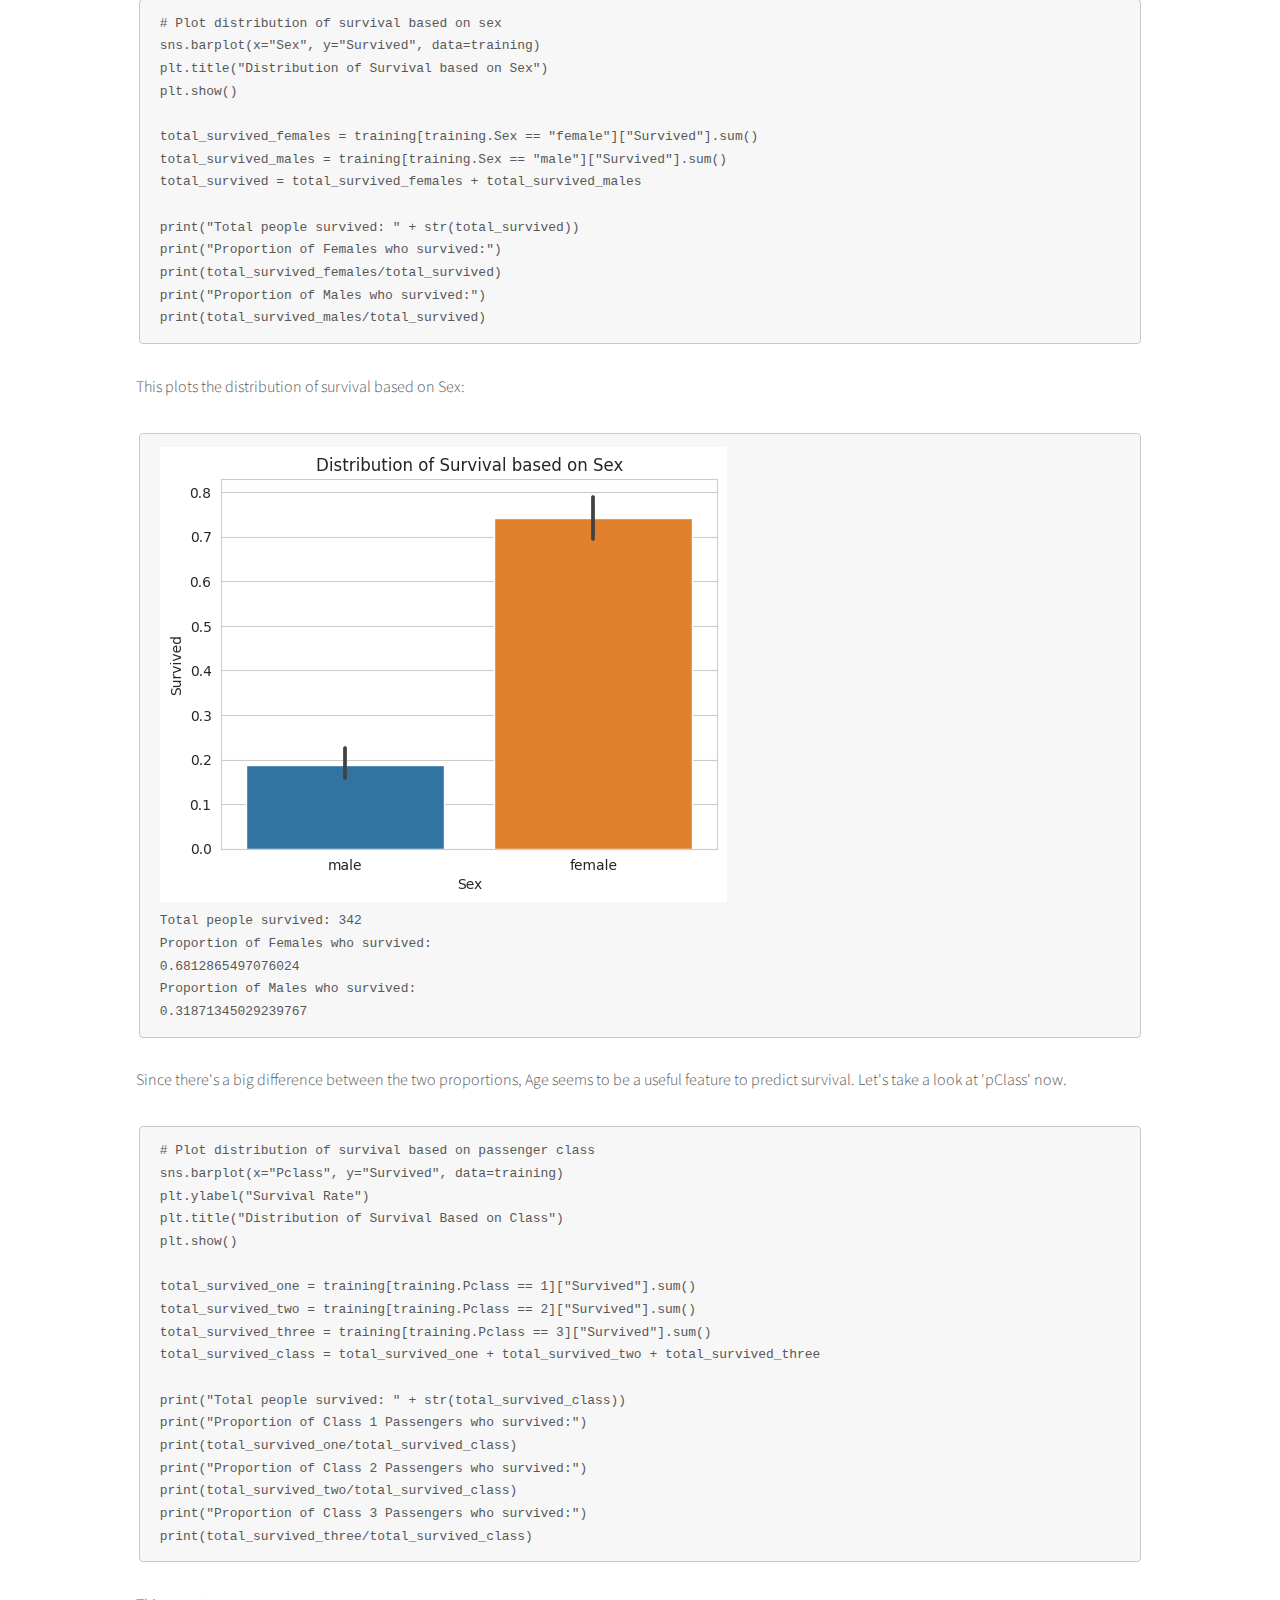
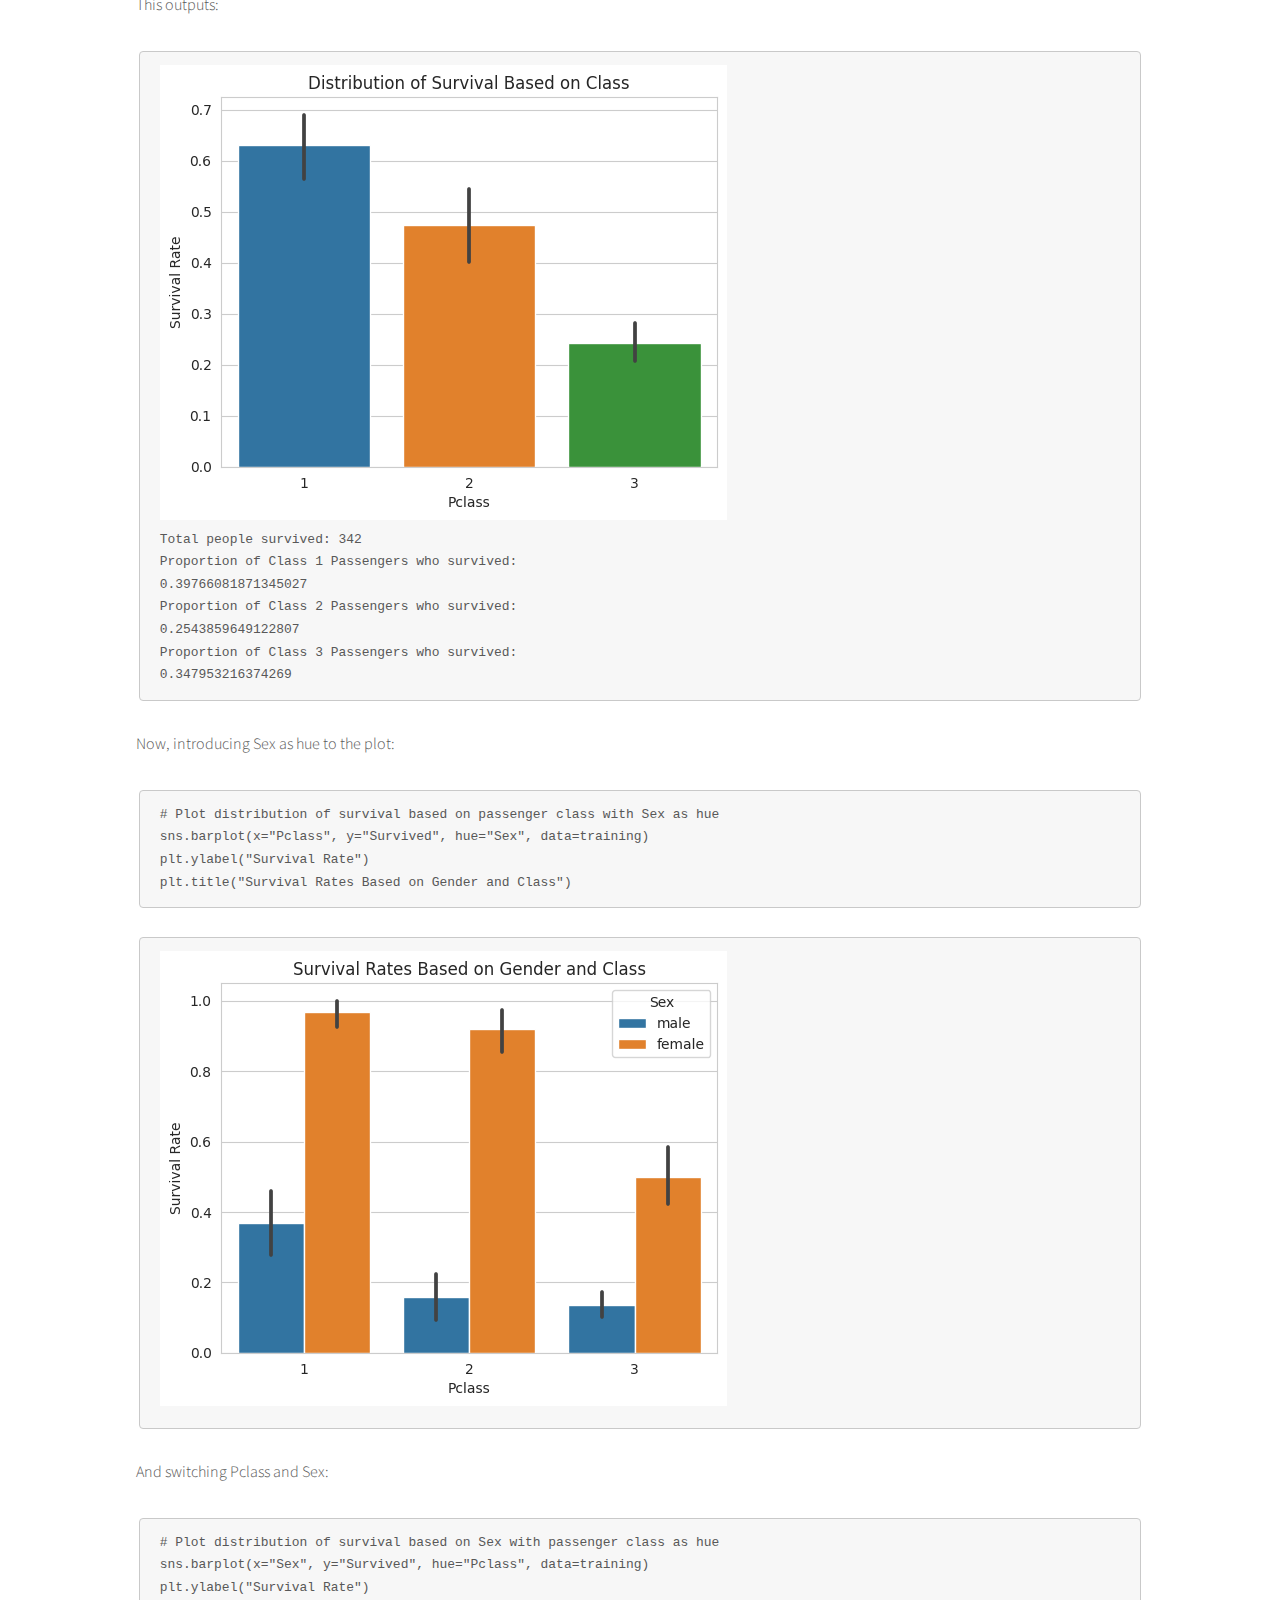
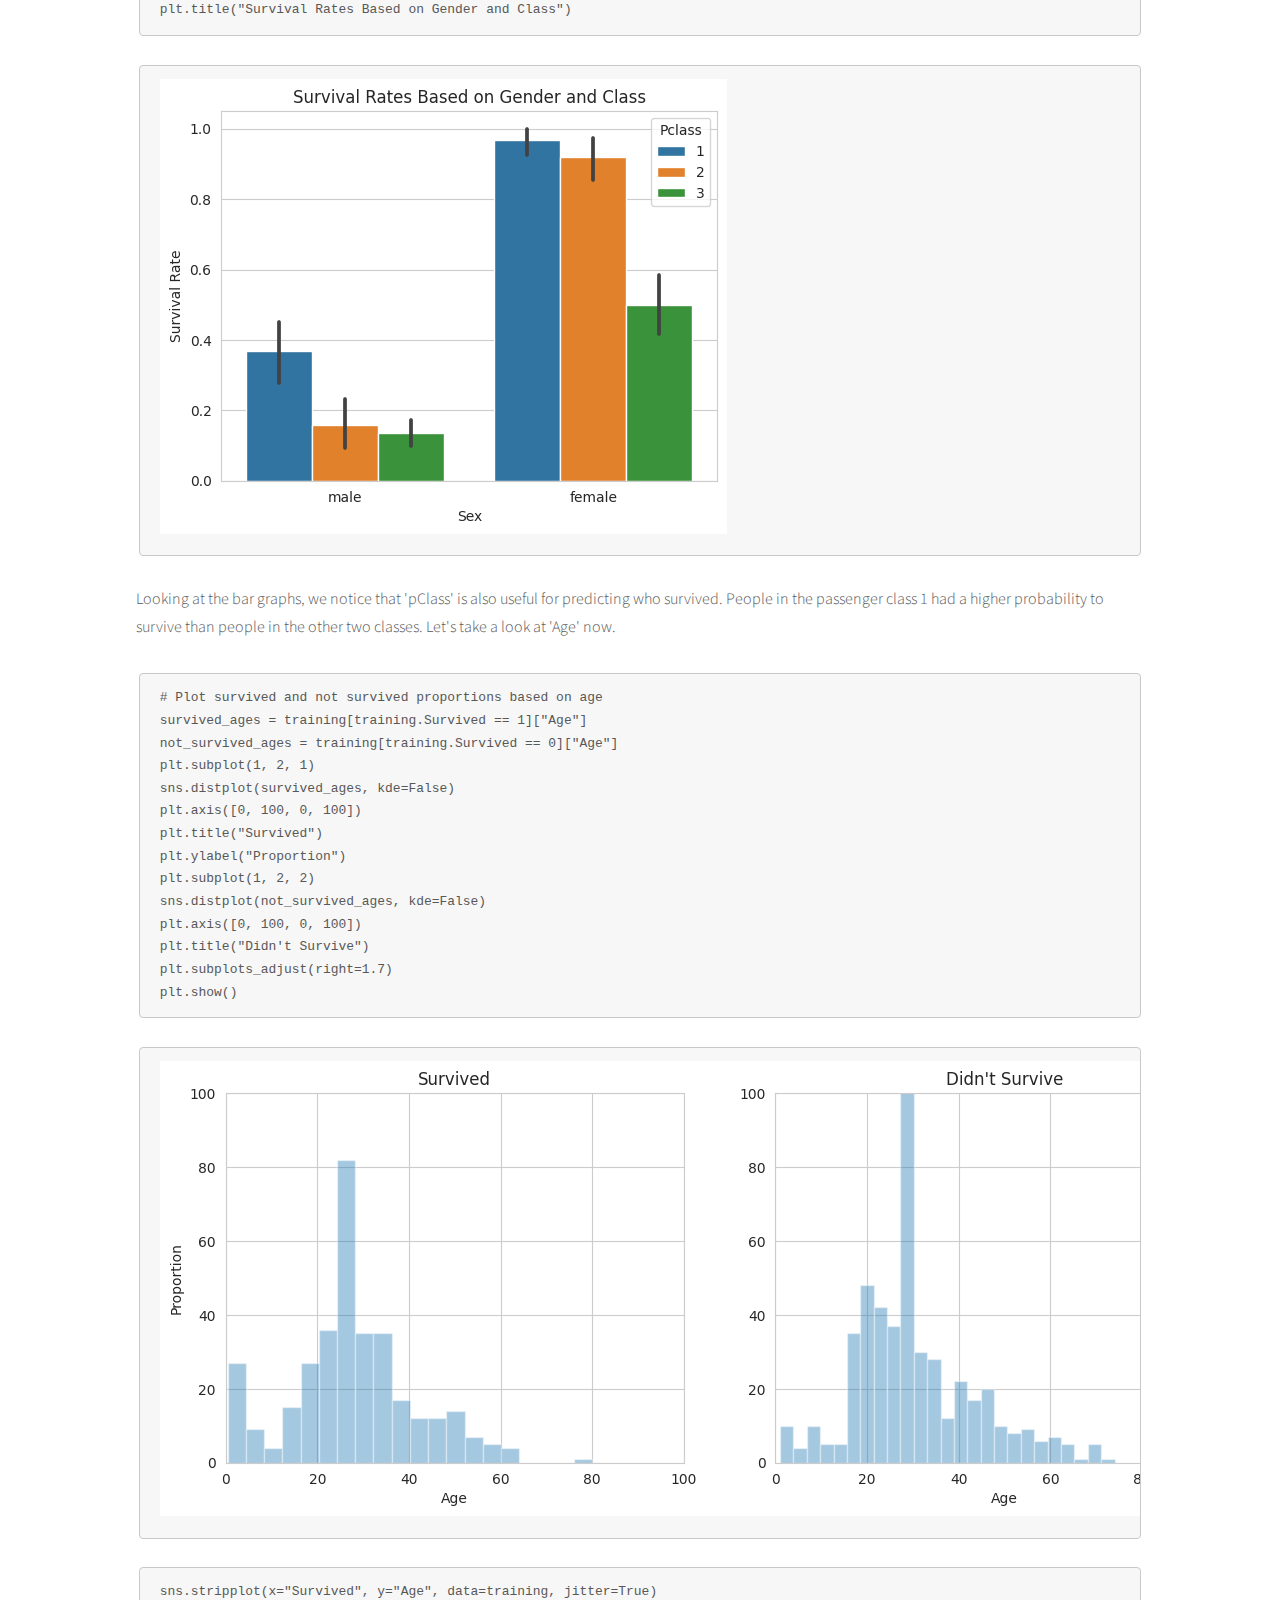
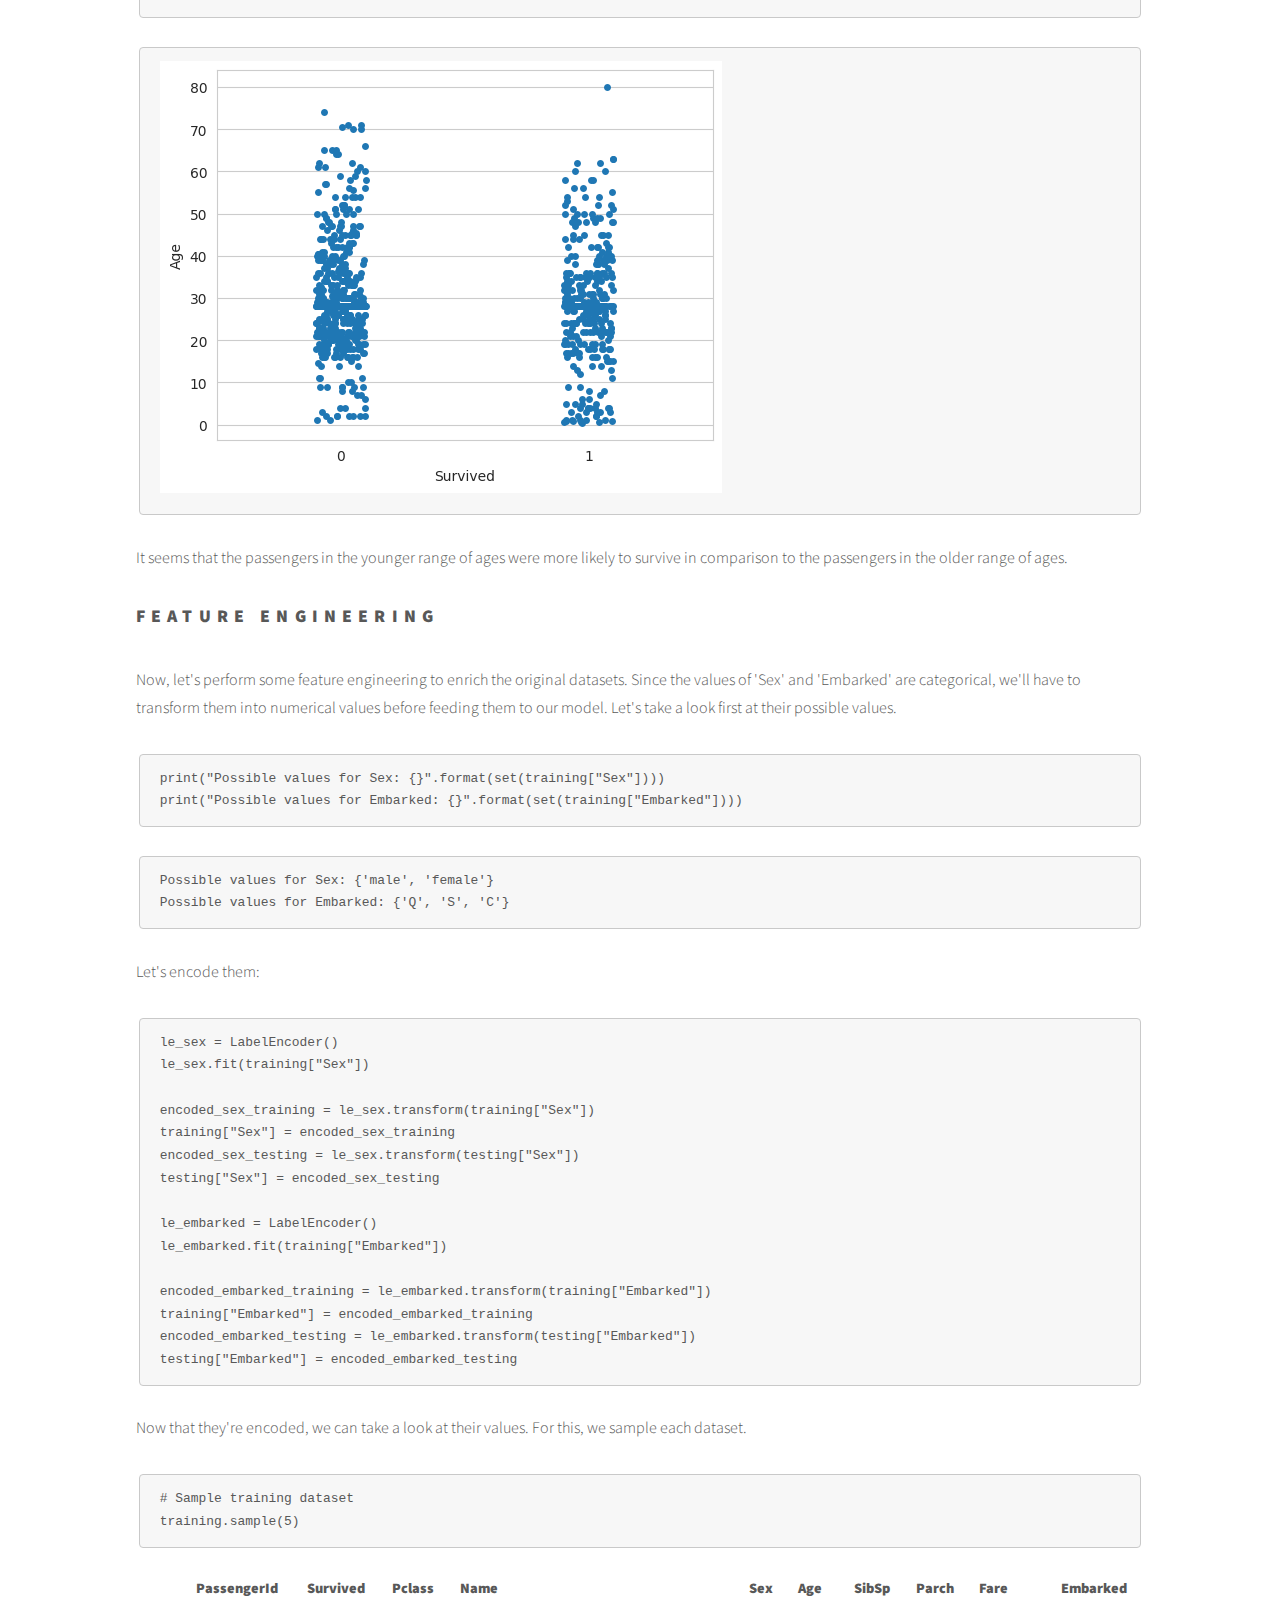
<file: prediction-of-titanic-survivors.html>
<!DOCTYPE html>
<!--
	Phantom by HTML5 UP
	html5up.net | @ajlkn
	Free for personal and commercial use under the CCA 3.0 license (html5up.net/license)
-->
<html>
  <head>
    <title>Prediction of Titanic Survivors</title>
    <meta charset="utf-8" />
    <meta
      name="viewport"
      content="width=device-width, initial-scale=1, user-scalable=no"
    />
    <link rel="stylesheet" href="assets/css/main.css" />
    <noscript
      ><link rel="stylesheet" href="assets/css/noscript.css"
    /></noscript>
  </head>
  <body class="is-preload">
    <!-- Wrapper -->
    <div id="wrapper">
      <!-- Header -->
      <header id="header">
        <div class="inner">
          <!-- Logo -->
          <a href="index.html" class="logo">
            <span class="symbol"><img src="images/logo.svg" alt="" /></span
            ><span class="title">Machine Learning Portfolio</span>
          </a>

          <!-- Nav -->
          <!-- <nav>
            <ul>
              <li><a href="#menu">Menu</a></li>
            </ul>
          </nav> -->
        </div>
      </header>

      <!-- Menu -->
      <!-- <nav id="menu">
        <h2>Menu</h2>
        <ul>
          <li><a href="index.html">Home</a></li>
          <li><a href="generic.html">Ipsum veroeros</a></li>
          <li><a href="generic.html">Tempus etiam</a></li>
          <li><a href="generic.html">Consequat dolor</a></li>
          <li><a href="elements.html">Elements</a></li>
        </ul>
      </nav> -->

      <!-- Main -->
      <div id="main">
        <div class="inner">
          <h1>Prediction of Titanic Survivors</h1>
          <div class="image container">
            <img
              class="image section"
              src="images/titanic-bell.jpg"
              alt="A bell with 'titanic 1912' engraved"
            />
          </div>
          <p>
            In this case study, I go through the basic process of creating a
            machine learning model, i.e, understanding the problem and the data,
            handling missing values, feature engineering, model fitting and
            optimizing, as well as evaluating the model performance.
          </p>
          <p>
            This case study is based on the work done by Samson Qian on
            <a
              href="https://www.kaggle.com/code/samsonqian/titanic-guide-with-sklearn-and-eda"
              >Titanic: Guide with sklearn and EDA</a
            >
            , published for a Kaggle competition:
            <a href="https://www.kaggle.com/competitions/titanic"
              >Titanic - Machine Learning from Disaster</a
            >
            .
          </p>
          <h2>Importing Libraries and Packages</h2>

          <p>
            First things first: Since we're going to use numpy, pandas, seaborn,
            matplotlib and some of the packages of sklearn, we need to import
            them. For this, we've got the following code block. Notice that we
            are also importing os and printing what's in the
            <strong>/content</strong> folder, as the comment suggests, we should
            see the training and testing datasets. This last step is assuming we
            have both datasets in the mentioned folder, so, if you want to
            follow me along and reproduce this notebook, make sure you have
            access to the datasets and that they're in the
            <strong>/content</strong>
            folder! (although, you can actually save them in some other folder
            and modify the code to read the datasets from that folder, of
            course). By the way, you may get the datasets from the
            <a href="https://www.kaggle.com/competitions/titanic"
              >Titanic - Machine Learning from Disaster</a
            >
            competition.
          </p>

          <pre><code>import numpy as np
import pandas as pd

from sklearn.svm import SVC, LinearSVC
from sklearn.ensemble import RandomForestClassifier
from sklearn.linear_model import LogisticRegression
from sklearn.neighbors import KNeighborsClassifier
from sklearn.naive_bayes import GaussianNB
from sklearn.tree import DecisionTreeClassifier
from sklearn.metrics import make_scorer, accuracy_score
from sklearn.model_selection import GridSearchCV, train_test_split

from sklearn.preprocessing import LabelEncoder, StandardScaler
import seaborn as sns
from matplotlib import pyplot as plt
sns.set_style("whitegrid")
%matplotlib inline

import warnings
warnings.filterwarnings("ignore")

import os
# You should see the training and testing datasets listed below.
print(os.listdir("/content"))
</code></pre>

          <p>
            After running the previous code block, you should see the datasets
            listed. Also, we now have the libraries needed for the rest of the
            process, so let's keep going.
          </p>

          <h2>Loading and Viewing Dataset</h2>

          <p>
            Let's load both datasets and inspect them, starting with the
            training dataset.
          </p>

          <pre><code># Read the datasets
training = pd.read_csv("/content/train.csv")
testing = pd.read_csv("/content/test.csv")

# Inspect training dataset
training.head()
</code></pre>

          <p>After running the code, we see the following table:</p>

          <table border="1" class="dataframe">
            <thead>
              <tr style="text-align: right">
                <th></th>
                <th>PassengerId</th>
                <th>Survived</th>
                <th>Pclass</th>
                <th>Name</th>
                <th>Sex</th>
                <th>Age</th>
                <th>SibSp</th>
                <th>Parch</th>
                <th>Ticket</th>
                <th>Fare</th>
                <th>Cabin</th>
                <th>Embarked</th>
              </tr>
            </thead>
            <tbody>
              <tr>
                <th>0</th>
                <td>1</td>
                <td>0</td>
                <td>3</td>
                <td>Braund, Mr. Owen Harris</td>
                <td>male</td>
                <td>22.0</td>
                <td>1</td>
                <td>0</td>
                <td>A/5 21171</td>
                <td>7.2500</td>
                <td>NaN</td>
                <td>S</td>
              </tr>
              <tr>
                <th>1</th>
                <td>2</td>
                <td>1</td>
                <td>1</td>
                <td>Cumings, Mrs. John Bradley (Florence Briggs Th...</td>
                <td>female</td>
                <td>38.0</td>
                <td>1</td>
                <td>0</td>
                <td>PC 17599</td>
                <td>71.2833</td>
                <td>C85</td>
                <td>C</td>
              </tr>
              <tr>
                <th>2</th>
                <td>3</td>
                <td>1</td>
                <td>3</td>
                <td>Heikkinen, Miss. Laina</td>
                <td>female</td>
                <td>26.0</td>
                <td>0</td>
                <td>0</td>
                <td>STON/O2. 3101282</td>
                <td>7.9250</td>
                <td>NaN</td>
                <td>S</td>
              </tr>
              <tr>
                <th>3</th>
                <td>4</td>
                <td>1</td>
                <td>1</td>
                <td>Futrelle, Mrs. Jacques Heath (Lily May Peel)</td>
                <td>female</td>
                <td>35.0</td>
                <td>1</td>
                <td>0</td>
                <td>113803</td>
                <td>53.1000</td>
                <td>C123</td>
                <td>S</td>
              </tr>
              <tr>
                <th>4</th>
                <td>5</td>
                <td>0</td>
                <td>3</td>
                <td>Allen, Mr. William Henry</td>
                <td>male</td>
                <td>35.0</td>
                <td>0</td>
                <td>0</td>
                <td>373450</td>
                <td>8.0500</td>
                <td>NaN</td>
                <td>S</td>
              </tr>
            </tbody>
          </table>

          <p>
            We now have an idea of the training dataset's schema. Notice that
            just by taking a look, we note that the label (survived) seems to be
            a categorical value, with its possible values being either 0 or 1.
            Same applies to Pclass (passenger class), sex (which is either male
            or female), amongst others. But there's something else that should
            catch our attention immediately: those 'NaN' values for Cabin ―seems
            that we have missing values, good thing we know how to take care of
            them, and will do on the following section.
          </p>

          <p>Let's inspect the testing dataset now:</p>

          <pre><code># Inspect testing dataset
testing.head()
</code></pre>

          <p>The output is the following:</p>

          <table border="1" class="dataframe">
            <thead>
              <tr style="text-align: right">
                <th></th>
                <th>PassengerId</th>
                <th>Pclass</th>
                <th>Name</th>
                <th>Sex</th>
                <th>Age</th>
                <th>SibSp</th>
                <th>Parch</th>
                <th>Ticket</th>
                <th>Fare</th>
                <th>Cabin</th>
                <th>Embarked</th>
              </tr>
            </thead>
            <tbody>
              <tr>
                <th>0</th>
                <td>892</td>
                <td>3</td>
                <td>Kelly, Mr. James</td>
                <td>male</td>
                <td>34.5</td>
                <td>0</td>
                <td>0</td>
                <td>330911</td>
                <td>7.8292</td>
                <td>NaN</td>
                <td>Q</td>
              </tr>
              <tr>
                <th>1</th>
                <td>893</td>
                <td>3</td>
                <td>Wilkes, Mrs. James (Ellen Needs)</td>
                <td>female</td>
                <td>47.0</td>
                <td>1</td>
                <td>0</td>
                <td>363272</td>
                <td>7.0000</td>
                <td>NaN</td>
                <td>S</td>
              </tr>
              <tr>
                <th>2</th>
                <td>894</td>
                <td>2</td>
                <td>Myles, Mr. Thomas Francis</td>
                <td>male</td>
                <td>62.0</td>
                <td>0</td>
                <td>0</td>
                <td>240276</td>
                <td>9.6875</td>
                <td>NaN</td>
                <td>Q</td>
              </tr>
              <tr>
                <th>3</th>
                <td>895</td>
                <td>3</td>
                <td>Wirz, Mr. Albert</td>
                <td>male</td>
                <td>27.0</td>
                <td>0</td>
                <td>0</td>
                <td>315154</td>
                <td>8.6625</td>
                <td>NaN</td>
                <td>S</td>
              </tr>
              <tr>
                <th>4</th>
                <td>896</td>
                <td>3</td>
                <td>Hirvonen, Mrs. Alexander (Helga E Lindqvist)</td>
                <td>female</td>
                <td>22.0</td>
                <td>1</td>
                <td>1</td>
                <td>3101298</td>
                <td>12.2875</td>
                <td>NaN</td>
                <td>S</td>
              </tr>
            </tbody>
          </table>

          <p>
            We notice that the testing dataset has the same structure of the
            training one, it's just missing the label, because it's the testing
            dataset, of course. Let's take a look at what are the actual
            numerical features:
          </p>

          <pre><code># Inspect the numerical features
types_train = training.dtypes
num_values = types_train[(types_train == float)]

print("These are the numerical features:")
print(num_values)
</code></pre>

          <p>The output indicates the following:</p>

          <pre><code>These are the numerical features:
Age     float64
Fare    float64
dtype: object
</code></pre>

          <p>
            Also, we can check some other characteristics of the dataset by
            using the <strong>describe()</strong> function.
          </p>

          <pre><code>training.describe()</code></pre>

          <p>This outputs the following table:</p>

          <table border="1" class="dataframe">
            <thead>
              <tr style="text-align: right">
                <th></th>
                <th>PassengerId</th>
                <th>Survived</th>
                <th>Pclass</th>
                <th>Age</th>
                <th>SibSp</th>
                <th>Parch</th>
                <th>Fare</th>
              </tr>
            </thead>
            <tbody>
              <tr>
                <th>count</th>
                <td>891.000000</td>
                <td>891.000000</td>
                <td>891.000000</td>
                <td>714.000000</td>
                <td>891.000000</td>
                <td>891.000000</td>
                <td>891.000000</td>
              </tr>
              <tr>
                <th>mean</th>
                <td>446.000000</td>
                <td>0.383838</td>
                <td>2.308642</td>
                <td>29.699118</td>
                <td>0.523008</td>
                <td>0.381594</td>
                <td>32.204208</td>
              </tr>
              <tr>
                <th>std</th>
                <td>257.353842</td>
                <td>0.486592</td>
                <td>0.836071</td>
                <td>14.526497</td>
                <td>1.102743</td>
                <td>0.806057</td>
                <td>49.693429</td>
              </tr>
              <tr>
                <th>min</th>
                <td>1.000000</td>
                <td>0.000000</td>
                <td>1.000000</td>
                <td>0.420000</td>
                <td>0.000000</td>
                <td>0.000000</td>
                <td>0.000000</td>
              </tr>
              <tr>
                <th>25%</th>
                <td>223.500000</td>
                <td>0.000000</td>
                <td>2.000000</td>
                <td>20.125000</td>
                <td>0.000000</td>
                <td>0.000000</td>
                <td>7.910400</td>
              </tr>
              <tr>
                <th>50%</th>
                <td>446.000000</td>
                <td>0.000000</td>
                <td>3.000000</td>
                <td>28.000000</td>
                <td>0.000000</td>
                <td>0.000000</td>
                <td>14.454200</td>
              </tr>
              <tr>
                <th>75%</th>
                <td>668.500000</td>
                <td>1.000000</td>
                <td>3.000000</td>
                <td>38.000000</td>
                <td>1.000000</td>
                <td>0.000000</td>
                <td>31.000000</td>
              </tr>
              <tr>
                <th>max</th>
                <td>891.000000</td>
                <td>1.000000</td>
                <td>3.000000</td>
                <td>80.000000</td>
                <td>8.000000</td>
                <td>6.000000</td>
                <td>512.329200</td>
              </tr>
            </tbody>
          </table>

          <p>
            Lastly, we can take a look at the amount of examples on each
            dataset.
          </p>

          <pre><code># Inspect the amount of examples on each dataset
print("Training examples: {}".format(training.shape[0]))
print("Testing examples: {}".format(testing.shape[0]))
</code></pre>

          <p>
            The output suggests that we have 891 training examples and 418
            testing examples, which means we are dealing with a ~0.68/~0.32
            split:
          </p>

          <pre><code>Training examples: 891
Testing examples: 418
</code></pre>

          <p>
            Now that we know more about the training dataset and its
            characteristics, let's deal with the missing values we noticed
            before.
          </p>

          <h2>Dealing with Missing Values</h2>

          <p>
            Before actually taking a look at the missing values, let's create a
            utility function to print the missing values, as we're surely going
            to need it later on.
          </p>

          <pre><code>def null_table(training, testing):
  print("Training dataset missing values:\n{}".format(pd.isnull(training).sum()))
  print("\nTesting dataset missing values:\n{}".format(pd.isnull(testing).sum()))
</code></pre>

          <p>
            Now that we've got this function, let's use it to see how many
            missing values the dataset has per attribute.
          </p>

          <pre><code># Inspect amount of missing values
null_table(training, testing)
</code></pre>

          <p>The output is the following:</p>

          <pre><code>Training dataset missing values:
PassengerId      0
Survived         0
Pclass           0
Name             0
Sex              0
Age            177
SibSp            0
Parch            0
Ticket           0
Fare             0
Cabin          687
Embarked         2
dtype: int64

Testing dataset missing values:
PassengerId      0
Pclass           0
Name             0
Sex              0
Age             86
SibSp            0
Parch            0
Ticket           0
Fare             1
Cabin          327
Embarked         0
dtype: int64
</code></pre>

          <p>
            Seems like the training dataset contains 177 missing values for the
            'Age' attribute, 687 missing values for 'Cabin' and 2 for
            'Embarked', while the testing dataset has 86 missing values for
            'Age' and 327 for 'Cabin'. Put in another way, we have ~77% of
            missing values for 'Cabin' in training and ~78% for the same
            attribute in the testing dataset. Meanwhile, the 177 missing values
            of 'Age' in training constitute a ~20% of the dataset and the 86
            missing ones in testing also constitute a ~20% of the testing
            dataset.
          </p>

          <p>
            Getting rid of the examples that have a missing value on either
            'Cabin' or 'Age' is not an option, as we would be wasting a ton of
            information. On the other hand, getting rid of the 2 examples that
            have a missing value on 'Embarked' in the training dataset, is
            actually something that we can do, since we're only getting rid of
            0,2% of the training dataset, the same reasoning applies to 'Fare'
            on the testing dataset.
          </p>

          <p>
            We'll get rid of 'Cabin' due to its missing values and 'Ticket'
            because it's too noisy.
          </p>

          <p>
            Another option here to handle the missing values is to perform
            imputation on the attributes, that's what we're going to do for
            'Age' and 'Embarked', we'll first take a look at the mode of
            'Embarked' as we'll replace the missing values with it.
          </p>

          <pre><code># Inspect count of each value of 'Embarked'
training.Embarked.value_counts()
</code></pre>

          <p>This outputs:</p>

          <pre><code>S    644
C    168
Q     77
Name: Embarked, dtype: int64
</code></pre>

          <p>
            644 out of the 891 examples of the training dataset have the value
            'S' on 'Embarked', which means this is the mode of this attribute.
            Now that we know this, let's drop the 'Cabin' and 'Ticket'
            attributes and perform imputation on 'Embarked' by replacing its
            missing values with the mode.
          </p>

          <pre><code># Drop Cabin and Ticket attributes
training.drop(labels = ["Cabin", "Ticket"], axis = 1, inplace = True)
testing.drop(labels = ["Cabin", "Ticket"], axis = 1, inplace = True)

# Fill 'Embarked' with its mode
training["Embarked"].fillna("S", inplace = True)

# Inspect amount of missing values
null_table(training, testing)
</code></pre>

          <p>This outputs the following:</p>

          <pre><code>Training dataset missing values:
PassengerId      0
Survived         0
Pclass           0
Name             0
Sex              0
Age            177
SibSp            0
Parch            0
Fare             0
Embarked         0
dtype: int64

Testing dataset missing values:
PassengerId     0
Pclass          0
Name            0
Sex             0
Age            86
SibSp           0
Parch           0
Fare            1
Embarked        0
</code></pre>

          <p>
            Ok, now that the 'Embarked', 'Cabin' and 'Ticket' attributes are
            taken care of, let's focus on the 'Age' attribute. Actually, let's
            see its distribution.
          </p>

          <pre><code># Plot distribution of 'Age'
copy = training.copy()
copy.dropna(inplace = True)
sns.distplot(copy["Age"])
</code></pre>

          <pre><code><img src="[data-uri]
">
</code></pre>

          <p>
            Since the distribution seems slighly skewed to the right, we can
            replace its missing values with the median. Note that we are not
            interested in replacing them with the mean because the latter is
            impacted by the outliers.
          </p>

          <pre><code>training.Age.fillna(training.Age.median(), inplace = True)
testing.Age.fillna(testing.Age.median(), inplace = True)
testing.Fare.fillna(testing.Fare.median(), inplace = True)

null_table(training, testing)
</code></pre>

          <p>
            The previous code block outputs the missing values tables. Check it
            out, we have no more missing values; they are dealt with.
          </p>

          <pre><code>Training dataset missing values:
PassengerId    0
Survived       0
Pclass         0
Name           0
Sex            0
Age            0
SibSp          0
Parch          0
Fare           0
Embarked       0
dtype: int64

Testing dataset missing values:
PassengerId    0
Pclass         0
Name           0
Sex            0
Age            0
SibSp          0
Parch          0
Fare           0
Embarked       0
dtype: int64
</code></pre>

          <h2>Plotting and Visualizing Data</h2>

          <p>
            Now that we pruned our datasets, let's analyze the most relevant
            attributes to gather information and understanding from them.
          </p>

          <pre><code># Plot distribution of survival based on sex
sns.barplot(x="Sex", y="Survived", data=training)
plt.title("Distribution of Survival based on Sex")
plt.show()

total_survived_females = training[training.Sex == "female"]["Survived"].sum()
total_survived_males = training[training.Sex == "male"]["Survived"].sum()
total_survived = total_survived_females + total_survived_males

print("Total people survived: " + str(total_survived))
print("Proportion of Females who survived:")
print(total_survived_females/total_survived)
print("Proportion of Males who survived:")
print(total_survived_males/total_survived)
</code></pre>
          <p>This plots the distribution of survival based on Sex:</p>
          <pre><code><img src="[data-uri]
">
Total people survived: 342
Proportion of Females who survived:
0.6812865497076024
Proportion of Males who survived:
0.31871345029239767
</code></pre>

          <p>
            Since there's a big difference between the two proportions, Age
            seems to be a useful feature to predict survival. Let's take a look
            at 'pClass' now.
          </p>

          <pre><code># Plot distribution of survival based on passenger class
sns.barplot(x="Pclass", y="Survived", data=training)
plt.ylabel("Survival Rate")
plt.title("Distribution of Survival Based on Class")
plt.show()

total_survived_one = training[training.Pclass == 1]["Survived"].sum()
total_survived_two = training[training.Pclass == 2]["Survived"].sum()
total_survived_three = training[training.Pclass == 3]["Survived"].sum()
total_survived_class = total_survived_one + total_survived_two + total_survived_three

print("Total people survived: " + str(total_survived_class))
print("Proportion of Class 1 Passengers who survived:")
print(total_survived_one/total_survived_class)
print("Proportion of Class 2 Passengers who survived:")
print(total_survived_two/total_survived_class)
print("Proportion of Class 3 Passengers who survived:")
print(total_survived_three/total_survived_class)
</code></pre>

          <p>This outputs:</p>

          <pre><code><img src="[data-uri]
" class="">
Total people survived: 342
Proportion of Class 1 Passengers who survived:
0.39766081871345027
Proportion of Class 2 Passengers who survived:
0.2543859649122807
Proportion of Class 3 Passengers who survived:
0.347953216374269
</code></pre>

          <p>Now, introducing Sex as hue to the plot:</p>

          <pre><code># Plot distribution of survival based on passenger class with Sex as hue
sns.barplot(x="Pclass", y="Survived", hue="Sex", data=training)
plt.ylabel("Survival Rate")
plt.title("Survival Rates Based on Gender and Class")
</code></pre>

          <pre><code><img src="[data-uri]
" class="">
</code></pre>

          <p>And switching Pclass and Sex:</p>

          <pre><code># Plot distribution of survival based on Sex with passenger class as hue
sns.barplot(x="Sex", y="Survived", hue="Pclass", data=training)
plt.ylabel("Survival Rate")
plt.title("Survival Rates Based on Gender and Class")
</code></pre>

          <pre><code><img src="[data-uri]
">
</code></pre>

          <p>
            Looking at the bar graphs, we notice that 'pClass' is also useful
            for predicting who survived. People in the passenger class 1 had a
            higher probability to survive than people in the other two classes.
            Let's take a look at 'Age' now.
          </p>

          <pre><code># Plot survived and not survived proportions based on age
survived_ages = training[training.Survived == 1]["Age"]
not_survived_ages = training[training.Survived == 0]["Age"]
plt.subplot(1, 2, 1)
sns.distplot(survived_ages, kde=False)
plt.axis([0, 100, 0, 100])
plt.title("Survived")
plt.ylabel("Proportion")
plt.subplot(1, 2, 2)
sns.distplot(not_survived_ages, kde=False)
plt.axis([0, 100, 0, 100])
plt.title("Didn't Survive")
plt.subplots_adjust(right=1.7)
plt.show()
</code></pre>

          <pre><code><img src="[data-uri]
" class="">
</code></pre>

          <pre><code>sns.stripplot(x="Survived", y="Age", data=training, jitter=True)</code></pre>

          <pre><code><img src="[data-uri]
" class="unconstrained">
</code></pre>

          <p>
            It seems that the passengers in the younger range of ages were more
            likely to survive in comparison to the passengers in the older range
            of ages.
          </p>

          <h2>Feature Engineering</h2>

          <p>
            Now, let's perform some feature engineering to enrich the original
            datasets. Since the values of 'Sex' and 'Embarked' are categorical,
            we'll have to transform them into numerical values before feeding
            them to our model. Let's take a look first at their possible values.
          </p>

          <pre><code>print("Possible values for Sex: {}".format(set(training["Sex"])))
print("Possible values for Embarked: {}".format(set(training["Embarked"])))
</code></pre>

          <pre><code>Possible values for Sex: {'male', 'female'}
Possible values for Embarked: {'Q', 'S', 'C'}
</code></pre>

          <p>Let's encode them:</p>

          <pre><code>le_sex = LabelEncoder()
le_sex.fit(training["Sex"])

encoded_sex_training = le_sex.transform(training["Sex"])
training["Sex"] = encoded_sex_training
encoded_sex_testing = le_sex.transform(testing["Sex"])
testing["Sex"] = encoded_sex_testing

le_embarked = LabelEncoder()
le_embarked.fit(training["Embarked"])

encoded_embarked_training = le_embarked.transform(training["Embarked"])
training["Embarked"] = encoded_embarked_training
encoded_embarked_testing = le_embarked.transform(testing["Embarked"])
testing["Embarked"] = encoded_embarked_testing
</code></pre>

          <p>
            Now that they're encoded, we can take a look at their values. For
            this, we sample each dataset.
          </p>

          <pre><code># Sample training dataset
training.sample(5)
</code></pre>

          <table border="1" class="dataframe">
            <thead>
              <tr style="text-align: right">
                <th></th>
                <th>PassengerId</th>
                <th>Survived</th>
                <th>Pclass</th>
                <th>Name</th>
                <th>Sex</th>
                <th>Age</th>
                <th>SibSp</th>
                <th>Parch</th>
                <th>Fare</th>
                <th>Embarked</th>
              </tr>
            </thead>
            <tbody>
              <tr>
                <th>541</th>
                <td>542</td>
                <td>0</td>
                <td>3</td>
                <td>Andersson, Miss. Ingeborg Constanzia</td>
                <td>0</td>
                <td>9.0</td>
                <td>4</td>
                <td>2</td>
                <td>31.2750</td>
                <td>2</td>
              </tr>
              <tr>
                <th>546</th>
                <td>547</td>
                <td>1</td>
                <td>2</td>
                <td>Beane, Mrs. Edward (Ethel Clarke)</td>
                <td>0</td>
                <td>19.0</td>
                <td>1</td>
                <td>0</td>
                <td>26.0000</td>
                <td>2</td>
              </tr>
              <tr>
                <th>593</th>
                <td>594</td>
                <td>0</td>
                <td>3</td>
                <td>Bourke, Miss. Mary</td>
                <td>0</td>
                <td>28.0</td>
                <td>0</td>
                <td>2</td>
                <td>7.7500</td>
                <td>1</td>
              </tr>
              <tr>
                <th>134</th>
                <td>135</td>
                <td>0</td>
                <td>2</td>
                <td>Sobey, Mr. Samuel James Hayden</td>
                <td>1</td>
                <td>25.0</td>
                <td>0</td>
                <td>0</td>
                <td>13.0000</td>
                <td>2</td>
              </tr>
              <tr>
                <th>652</th>
                <td>653</td>
                <td>0</td>
                <td>3</td>
                <td>Kalvik, Mr. Johannes Halvorsen</td>
                <td>1</td>
                <td>21.0</td>
                <td>0</td>
                <td>0</td>
                <td>8.4333</td>
                <td>2</td>
              </tr>
            </tbody>
          </table>

          <pre><code># Sample testing dataset
testing.sample(5)
</code></pre>

          <table border="1" class="dataframe">
            <thead>
              <tr style="text-align: right">
                <th></th>
                <th>PassengerId</th>
                <th>Pclass</th>
                <th>Name</th>
                <th>Sex</th>
                <th>Age</th>
                <th>SibSp</th>
                <th>Parch</th>
                <th>Fare</th>
                <th>Embarked</th>
              </tr>
            </thead>
            <tbody>
              <tr>
                <th>204</th>
                <td>1096</td>
                <td>2</td>
                <td>Andrew, Mr. Frank Thomas</td>
                <td>1</td>
                <td>25.0</td>
                <td>0</td>
                <td>0</td>
                <td>10.5000</td>
                <td>2</td>
              </tr>
              <tr>
                <th>264</th>
                <td>1156</td>
                <td>2</td>
                <td>Portaluppi, Mr. Emilio Ilario Giuseppe</td>
                <td>1</td>
                <td>30.0</td>
                <td>0</td>
                <td>0</td>
                <td>12.7375</td>
                <td>0</td>
              </tr>
              <tr>
                <th>31</th>
                <td>923</td>
                <td>2</td>
                <td>Jefferys, Mr. Clifford Thomas</td>
                <td>1</td>
                <td>24.0</td>
                <td>2</td>
                <td>0</td>
                <td>31.5000</td>
                <td>2</td>
              </tr>
              <tr>
                <th>203</th>
                <td>1095</td>
                <td>2</td>
                <td>Quick, Miss. Winifred Vera</td>
                <td>0</td>
                <td>8.0</td>
                <td>1</td>
                <td>1</td>
                <td>26.0000</td>
                <td>2</td>
              </tr>
              <tr>
                <th>216</th>
                <td>1108</td>
                <td>3</td>
                <td>Mahon, Miss. Bridget Delia</td>
                <td>0</td>
                <td>27.0</td>
                <td>0</td>
                <td>0</td>
                <td>7.8792</td>
                <td>1</td>
              </tr>
            </tbody>
          </table>

          <p>
            Now we proceed to create synthetic features that we think may help
            our model. Here we create 'FamSize' and 'IsAlone'.
          </p>

          <pre><code># Create Family Size attribute
training["FamSize"] = training["SibSp"] + training["Parch"] + 1
testing["FamSize"] = testing["SibSp"] + testing["Parch"] + 1

# Create Is Alone attribute
training["IsAlone"] = training.FamSize.apply(lambda x: 1 if x == 1 else 0)
testing["IsAlone"] = testing.FamSize.apply(lambda x: 1 if x == 1 else 0)
</code></pre>

          <p>
            We can extract the person's title from their name, i.e, Mr. John Doe
            > Mr. It could be related with the passenger survival.
          </p>

          <pre><code># Create Title attribute
for name in training["Name"]:
    training["Title"] = training["Name"].str.extract("([A-Za-z]+)\.",expand=True)

for name in testing["Name"]:
    testing["Title"] = testing["Name"].str.extract("([A-Za-z]+)\.",expand=True)
</code></pre>

          <p>Let's see the frequency of each titles.</p>

          <pre><code># Save title set
titles = set(training["Title"])
print(titles)
</code></pre>

          <pre><code># Create list of frequency of titles
title_list = list(training["Title"])
frequency_titles = []

for i in titles:
    frequency_titles.append(title_list.count(i))

titles = list(titles)

# Create dataframe with titles and their frequency
title_dataframe = pd.DataFrame({
    "Titles" : titles,
    "Frequency" : frequency_titles
})

# Show title dataframe
print(title_dataframe)
</code></pre>

          <p>The frequencies are the following:</p>

          <pre><code>      Titles  Frequency
0         Ms          1
1         Mr        517
2     Master         40
3         Dr          7
4        Don          1
5   Countess          1
6       Capt          1
7       Miss        182
8        Mrs        125
9       Mlle          2
10  Jonkheer          1
11      Lady          1
12       Rev          6
13       Mme          1
14       Col          2
15     Major          2
16       Sir          1
</code></pre>

          <p>
            Note that the title is a categorical value, so we'll need to encode
            it, as we did with other attributes before.
          </p>

          <pre><code># Encode titles
title_replacements = {"Mlle": "Other", "Major": "Other", "Col": "Other",
                      "Sir": "Other", "Don": "Other", "Mme": "Other",
                      "Jonkheer": "Other", "Lady": "Other", "Capt": "Other",
                      "Countess": "Other", "Ms": "Other", "Dona": "Other"}

training.replace({"Title": title_replacements}, inplace=True)
testing.replace({"Title": title_replacements}, inplace=True)

le_title = LabelEncoder()
le_title.fit(training["Title"])

encoded_title_training = le_title.transform(training["Title"])
training["Title"] = encoded_title_training
encoded_title_testing = le_title.transform(testing["Title"])
testing["Title"] = encoded_title_testing
</code></pre>

          <p>
            Now that we used the 'Name' attribute to get the titles of each
            passenger, we can get rid of the 'Name' attribute, as it's not going
            provide useful info to the model.
          </p>

          <pre><code># Drop name attribute
training.drop("Name", axis = 1, inplace = True)
testing.drop("Name", axis = 1, inplace = True)
</code></pre>

          <p>Lastly, let's sample our data to see the changes.</p>

          <pre><code># Sample training
training.sample(5)
</code></pre>

          <table border="1" class="dataframe">
            <thead>
              <tr style="text-align: right">
                <th></th>
                <th>PassengerId</th>
                <th>Survived</th>
                <th>Pclass</th>
                <th>Sex</th>
                <th>Age</th>
                <th>SibSp</th>
                <th>Parch</th>
                <th>Fare</th>
                <th>Embarked</th>
                <th>FamSize</th>
                <th>IsAlone</th>
                <th>Title</th>
              </tr>
            </thead>
            <tbody>
              <tr>
                <th>805</th>
                <td>806</td>
                <td>0</td>
                <td>3</td>
                <td>1</td>
                <td>31.0</td>
                <td>0</td>
                <td>0</td>
                <td>7.7750</td>
                <td>2</td>
                <td>1</td>
                <td>1</td>
                <td>3</td>
              </tr>
              <tr>
                <th>753</th>
                <td>754</td>
                <td>0</td>
                <td>3</td>
                <td>1</td>
                <td>23.0</td>
                <td>0</td>
                <td>0</td>
                <td>7.8958</td>
                <td>2</td>
                <td>1</td>
                <td>1</td>
                <td>3</td>
              </tr>
              <tr>
                <th>814</th>
                <td>815</td>
                <td>0</td>
                <td>3</td>
                <td>1</td>
                <td>30.5</td>
                <td>0</td>
                <td>0</td>
                <td>8.0500</td>
                <td>2</td>
                <td>1</td>
                <td>1</td>
                <td>3</td>
              </tr>
              <tr>
                <th>80</th>
                <td>81</td>
                <td>0</td>
                <td>3</td>
                <td>1</td>
                <td>22.0</td>
                <td>0</td>
                <td>0</td>
                <td>9.0000</td>
                <td>2</td>
                <td>1</td>
                <td>1</td>
                <td>3</td>
              </tr>
              <tr>
                <th>882</th>
                <td>883</td>
                <td>0</td>
                <td>3</td>
                <td>0</td>
                <td>22.0</td>
                <td>0</td>
                <td>0</td>
                <td>10.5167</td>
                <td>2</td>
                <td>1</td>
                <td>1</td>
                <td>2</td>
              </tr>
            </tbody>
          </table>

          <pre><code># Sample testing
testing.sample(5)
</code></pre>

          <table border="1" class="dataframe">
            <thead>
              <tr style="text-align: right">
                <th></th>
                <th>PassengerId</th>
                <th>Pclass</th>
                <th>Sex</th>
                <th>Age</th>
                <th>SibSp</th>
                <th>Parch</th>
                <th>Fare</th>
                <th>Embarked</th>
                <th>FamSize</th>
                <th>IsAlone</th>
                <th>Title</th>
              </tr>
            </thead>
            <tbody>
              <tr>
                <th>18</th>
                <td>910</td>
                <td>3</td>
                <td>0</td>
                <td>27.0</td>
                <td>1</td>
                <td>0</td>
                <td>7.925</td>
                <td>2</td>
                <td>2</td>
                <td>0</td>
                <td>2</td>
              </tr>
              <tr>
                <th>58</th>
                <td>950</td>
                <td>3</td>
                <td>1</td>
                <td>27.0</td>
                <td>1</td>
                <td>0</td>
                <td>16.100</td>
                <td>2</td>
                <td>2</td>
                <td>0</td>
                <td>3</td>
              </tr>
              <tr>
                <th>335</th>
                <td>1227</td>
                <td>1</td>
                <td>1</td>
                <td>30.0</td>
                <td>0</td>
                <td>0</td>
                <td>26.000</td>
                <td>2</td>
                <td>1</td>
                <td>1</td>
                <td>3</td>
              </tr>
              <tr>
                <th>102</th>
                <td>994</td>
                <td>3</td>
                <td>1</td>
                <td>27.0</td>
                <td>0</td>
                <td>0</td>
                <td>7.750</td>
                <td>1</td>
                <td>1</td>
                <td>1</td>
                <td>3</td>
              </tr>
              <tr>
                <th>91</th>
                <td>983</td>
                <td>3</td>
                <td>1</td>
                <td>27.0</td>
                <td>0</td>
                <td>0</td>
                <td>7.775</td>
                <td>2</td>
                <td>1</td>
                <td>1</td>
                <td>3</td>
              </tr>
            </tbody>
          </table>

          <h2>Feature Rescaling</h2>

          <p>
            We'll need to rescale 'Age' and 'Fare' attributes before our model
            uses them. To scale them, we use a StandardScaler.
          </p>

          <pre><code>scaler = StandardScaler()

ages_train = np.array(training["Age"]).reshape(-1, 1)
fares_train = np.array(training["Fare"]).reshape(-1, 1)
ages_test = np.array(testing["Age"]).reshape(-1, 1)
fares_test = np.array(testing["Fare"]).reshape(-1, 1)

training["Age"] = scaler.fit_transform(ages_train)
training["Fare"] = scaler.fit_transform(fares_train)
testing["Age"] = scaler.fit_transform(ages_test)
testing["Fare"] = scaler.fit_transform(fares_test)
</code></pre>

          <p>Let's see the rescaling's effects on the datasets.</p>

          <pre><code># Inspect training dataset
training.head()
</code></pre>

          <table border="1" class="dataframe">
            <thead>
              <tr style="text-align: right">
                <th></th>
                <th>PassengerId</th>
                <th>Survived</th>
                <th>Pclass</th>
                <th>Sex</th>
                <th>Age</th>
                <th>SibSp</th>
                <th>Parch</th>
                <th>Fare</th>
                <th>Embarked</th>
                <th>FamSize</th>
                <th>IsAlone</th>
                <th>Title</th>
              </tr>
            </thead>
            <tbody>
              <tr>
                <th>0</th>
                <td>1</td>
                <td>0</td>
                <td>3</td>
                <td>1</td>
                <td>-0.565736</td>
                <td>1</td>
                <td>0</td>
                <td>-0.502445</td>
                <td>2</td>
                <td>2</td>
                <td>0</td>
                <td>3</td>
              </tr>
              <tr>
                <th>1</th>
                <td>2</td>
                <td>1</td>
                <td>1</td>
                <td>0</td>
                <td>0.663861</td>
                <td>1</td>
                <td>0</td>
                <td>0.786845</td>
                <td>0</td>
                <td>2</td>
                <td>0</td>
                <td>4</td>
              </tr>
              <tr>
                <th>2</th>
                <td>3</td>
                <td>1</td>
                <td>3</td>
                <td>0</td>
                <td>-0.258337</td>
                <td>0</td>
                <td>0</td>
                <td>-0.488854</td>
                <td>2</td>
                <td>1</td>
                <td>1</td>
                <td>2</td>
              </tr>
              <tr>
                <th>3</th>
                <td>4</td>
                <td>1</td>
                <td>1</td>
                <td>0</td>
                <td>0.433312</td>
                <td>1</td>
                <td>0</td>
                <td>0.420730</td>
                <td>2</td>
                <td>2</td>
                <td>0</td>
                <td>4</td>
              </tr>
              <tr>
                <th>4</th>
                <td>5</td>
                <td>0</td>
                <td>3</td>
                <td>1</td>
                <td>0.433312</td>
                <td>0</td>
                <td>0</td>
                <td>-0.486337</td>
                <td>2</td>
                <td>1</td>
                <td>1</td>
                <td>3</td>
              </tr>
            </tbody>
          </table>

          <pre><code># Inspect testing dataset
testing.head()
</code></pre>

          <table border="1" class="dataframe">
            <thead>
              <tr style="text-align: right">
                <th></th>
                <th>PassengerId</th>
                <th>Pclass</th>
                <th>Sex</th>
                <th>Age</th>
                <th>SibSp</th>
                <th>Parch</th>
                <th>Fare</th>
                <th>Embarked</th>
                <th>FamSize</th>
                <th>IsAlone</th>
                <th>Title</th>
              </tr>
            </thead>
            <tbody>
              <tr>
                <th>0</th>
                <td>892</td>
                <td>3</td>
                <td>1</td>
                <td>0.386231</td>
                <td>0</td>
                <td>0</td>
                <td>-0.497413</td>
                <td>1</td>
                <td>1</td>
                <td>1</td>
                <td>3</td>
              </tr>
              <tr>
                <th>1</th>
                <td>893</td>
                <td>3</td>
                <td>0</td>
                <td>1.371370</td>
                <td>1</td>
                <td>0</td>
                <td>-0.512278</td>
                <td>2</td>
                <td>2</td>
                <td>0</td>
                <td>4</td>
              </tr>
              <tr>
                <th>2</th>
                <td>894</td>
                <td>2</td>
                <td>1</td>
                <td>2.553537</td>
                <td>0</td>
                <td>0</td>
                <td>-0.464100</td>
                <td>1</td>
                <td>1</td>
                <td>1</td>
                <td>3</td>
              </tr>
              <tr>
                <th>3</th>
                <td>895</td>
                <td>3</td>
                <td>1</td>
                <td>-0.204852</td>
                <td>0</td>
                <td>0</td>
                <td>-0.482475</td>
                <td>2</td>
                <td>1</td>
                <td>1</td>
                <td>3</td>
              </tr>
              <tr>
                <th>4</th>
                <td>896</td>
                <td>3</td>
                <td>0</td>
                <td>-0.598908</td>
                <td>1</td>
                <td>1</td>
                <td>-0.417492</td>
                <td>2</td>
                <td>3</td>
                <td>0</td>
                <td>4</td>
              </tr>
            </tbody>
          </table>

          <h2>Model Fitting, Optimizing, and Predicting</h2>

          <p>
            We finished with data preprocessing, so now we try out different
            models and compare their performance. Let's define the training
            features set, as well as the training label set.
          </p>

          <pre><code>X_train = training.drop(labels=["PassengerId", "Survived"], axis=1) # define training features set
y_train = training["Survived"] # define training label set
</code></pre>

          <p>
            We'll create a validation dataset to test the general accuracy of
            our model. We use a 0.8 / 0.2 ratio.
          </p>

          <pre><code>X_training, X_valid, y_training, y_valid = train_test_split(X_train, y_train,
                                                            test_size=0.2,
                                                            random_state=0)
</code></pre>

          <p>
            Now that our validation dataset is ready, we proceed to train each
            model. For now, I'll provide the code blocks needed for training,
            we'll see the accuracy results for each model in the following
            section.
          </p>

          <h3>SVC Model</h3>

          <pre><code># SVC Model
svc_clf = SVC()

parameters_svc = {"kernel": ["rbf", "linear"], "probability": [True, False], "verbose": [True, False]}

grid_svc = GridSearchCV(svc_clf, parameters_svc, scoring=make_scorer(accuracy_score))
grid_svc.fit(X_training, y_training)

svc_clf = grid_svc.best_estimator_

svc_clf.fit(X_training, y_training)
pred_svc = svc_clf.predict(X_valid)
acc_svc = accuracy_score(y_valid, pred_svc)

print("\nThe Score for SVC is: " + str(acc_svc))
</code></pre>

          <h3>Linear SVC</h3>

          <pre><code># LinearSVC Model
linsvc_clf = LinearSVC()

parameters_linsvc = {"multi_class": ["ovr", "crammer_singer"], "fit_intercept": [True, False], "max_iter": [100, 500, 1000, 1500]}

grid_linsvc = GridSearchCV(linsvc_clf, parameters_linsvc, scoring=make_scorer(accuracy_score))
grid_linsvc.fit(X_training, y_training)

linsvc_clf = grid_linsvc.best_estimator_

linsvc_clf.fit(X_training, y_training)
pred_linsvc = linsvc_clf.predict(X_valid)
acc_linsvc = accuracy_score(y_valid, pred_linsvc)

print("The Score for LinearSVC is: " + str(acc_linsvc))
</code></pre>

          <h3>Random Forest</h3>

          <pre><code># RandomForest Model
rf_clf = RandomForestClassifier()

parameters_rf = {"n_estimators": [4, 5, 6, 7, 8, 9, 10, 15], "criterion": ["gini", "entropy"], "max_features": ["auto", "sqrt", "log2"],
                 "max_depth": [2, 3, 5, 10], "min_samples_split": [2, 3, 5, 10]}

grid_rf = GridSearchCV(rf_clf, parameters_rf, scoring=make_scorer(accuracy_score))
grid_rf.fit(X_training, y_training)

rf_clf = grid_rf.best_estimator_

rf_clf.fit(X_training, y_training)
pred_rf = rf_clf.predict(X_valid)
acc_rf = accuracy_score(y_valid, pred_rf)

print("The Score for Random Forest is: " + str(acc_rf))
</code></pre>

          <h3>Logisitic Regression</h3>

          <pre><code># LogisiticRegression Model
logreg_clf = LogisticRegression()

parameters_logreg = {"penalty": ["l2"], "fit_intercept": [True, False], "solver": ["newton-cg", "lbfgs", "liblinear", "sag", "saga"],
                     "max_iter": [50, 100, 200], "warm_start": [True, False]}

grid_logreg = GridSearchCV(logreg_clf, parameters_logreg, scoring=make_scorer(accuracy_score))
grid_logreg.fit(X_training, y_training)

logreg_clf = grid_logreg.best_estimator_

logreg_clf.fit(X_training, y_training)
pred_logreg = logreg_clf.predict(X_valid)
acc_logreg = accuracy_score(y_valid, pred_logreg)

print("The Score for Logistic Regression is: " + str(acc_logreg))
</code></pre>

          <h3>K Nearest Neighbors</h3>

          <pre><code># KNeighbors Model
knn_clf = KNeighborsClassifier()

parameters_knn = {"n_neighbors": [3, 5, 10, 15], "weights": ["uniform", "distance"], "algorithm": ["auto", "ball_tree", "kd_tree"],
                  "leaf_size": [20, 30, 50]}

grid_knn = GridSearchCV(knn_clf, parameters_knn, scoring=make_scorer(accuracy_score))
grid_knn.fit(X_training, y_training)

knn_clf = grid_knn.best_estimator_

knn_clf.fit(X_training, y_training)
pred_knn = knn_clf.predict(X_valid)
acc_knn = accuracy_score(y_valid, pred_knn)

print("The Score for KNeighbors is: " + str(acc_knn))
</code></pre>

          <h3>Gaussian Naive Bayes</h3>

          <pre><code># GaussianNB Model
gnb_clf = GaussianNB()

parameters_gnb = {}

grid_gnb = GridSearchCV(gnb_clf, parameters_gnb, scoring=make_scorer(accuracy_score))
grid_gnb.fit(X_training, y_training)

gnb_clf = grid_gnb.best_estimator_

gnb_clf.fit(X_training, y_training)
pred_gnb = gnb_clf.predict(X_valid)
acc_gnb = accuracy_score(y_valid, pred_gnb)

print("The Score for Gaussian NB is: " + str(acc_gnb))
</code></pre>

          <h3>Decision Tree</h3>

          <pre><code># DecisionTree Model
dt_clf = DecisionTreeClassifier()

parameters_dt = {"criterion": ["gini", "entropy"], "splitter": ["best", "random"], "max_features": ["auto", "sqrt", "log2"]}

grid_dt = GridSearchCV(dt_clf, parameters_dt, scoring=make_scorer(accuracy_score))
grid_dt.fit(X_training, y_training)

dt_clf = grid_dt.best_estimator_

dt_clf.fit(X_training, y_training)
pred_dt = dt_clf.predict(X_valid)
acc_dt = accuracy_score(y_valid, pred_dt)

print("The Score for Decision Tree is: " + str(acc_dt))
</code></pre>

          <h3>Extreme Gradient Boosting</h3>

          <pre><code># XGBoost Model
from xgboost import XGBClassifier

xg_clf = XGBClassifier()

parameters_xg = {"objective" : ["reg:linear"], "n_estimators" : [5, 10, 15, 20]}

grid_xg = GridSearchCV(xg_clf, parameters_xg, scoring=make_scorer(accuracy_score))
grid_xg.fit(X_training, y_training)

xg_clf = grid_xg.best_estimator_

xg_clf.fit(X_training, y_training)
pred_xg = xg_clf.predict(X_valid)
acc_xg = accuracy_score(y_valid, pred_xg)

print("The Score for XGBoost is: " + str(acc_xg))
</code></pre>

          <h2>Evaluating Model Performances</h2>

          <p>
            Now that we have our models' performance, we can compare them. The
            following code block prints out a table with the models and their
            performances, in descending order.
          </p>

          <pre><code>model_performance = pd.DataFrame({
  "Model": ["SVC", "Linear SVC", "Random Forest",
            "Logistic Regression", "K Nearest Neighbors", "Gaussian Naive Bayes",
            "Decision Tree", "XGBClassifier"],
  "Accuracy": [acc_svc, acc_linsvc, acc_rf,
            acc_logreg, acc_knn, acc_gnb, acc_dt, acc_xg]
})

model_performance.sort_values(by="Accuracy", ascending=False)
</code></pre>

          <p>The end results I got are the following:</p>

          <table border="1" class="dataframe">
            <thead>
              <tr style="text-align: right">
                <th></th>
                <th>Model</th>
                <th>Accuracy</th>
              </tr>
            </thead>
            <tbody>
              <tr>
                <th>7</th>
                <td>XGBClassifier</td>
                <td>0.843575</td>
              </tr>
              <tr>
                <th>2</th>
                <td>Random Forest</td>
                <td>0.837989</td>
              </tr>
              <tr>
                <th>0</th>
                <td>SVC</td>
                <td>0.821229</td>
              </tr>
              <tr>
                <th>3</th>
                <td>Logistic Regression</td>
                <td>0.810056</td>
              </tr>
              <tr>
                <th>1</th>
                <td>Linear SVC</td>
                <td>0.782123</td>
              </tr>
              <tr>
                <th>6</th>
                <td>Decision Tree</td>
                <td>0.782123</td>
              </tr>
              <tr>
                <th>5</th>
                <td>Gaussian Naive Bayes</td>
                <td>0.776536</td>
              </tr>
              <tr>
                <th>4</th>
                <td>K Nearest Neighbors</td>
                <td>0.765363</td>
              </tr>
            </tbody>
          </table>

          <h2>Conclusion</h2>

          <p>
            We went through the process of building a machine learning model and
            inspecting its results, using Python and scikit-learn. We started
            importing the necessary libraries, we then loaded the training and
            testing datasets and examined their structure. To no one's surprise,
            the datasets had missing values for some attributes, so we applied
            techniques as imputation and attribute selection to deal with the
            missing values. After this, we plotted some data to visualize it and
            analyze it seeking for information and understanding. We then
            performed feature engineering to create two new attributes that we
            think could help our model: 'FamSize' and 'IsAlone'. Our numerical
            features ('Age' and 'Fare') needed rescaling before being fed into
            the algorithms, so after we did this, we went under the process of
            fitting different models and as a result, ended with a table
            depicting every model trained and their accuracy. From the results I
            obtained, we can see that XGBClassifier had an accuracy of ~84%,
            being the model with the highest accuracy, followed by Random Forest
            with almost 84% accuracy too.
          </p>

          <p>
            You might have noticed that we never actually used the testing
            dataset, we could use it to simulate a production environment and
            test the models with it, getting another measure of accuracy on new
            unseen examples.
          </p>
        </div>
      </div>

      <!-- Footer -->
      <footer id="footer">
        <div class="inner">
          <section>
            <h2>Follow</h2>
            <ul class="icons">
              <li>
                <a
                  href="https://linkedin.com/in/paolo-mazza-662005203"
                  class="icon brands style2 fa-linkedin"
                  ><span class="label">Facebook</span></a
                >
              </li>
              <li>
                <a
                  href="https://github.com/PaoloMazza1204"
                  class="icon brands style2 fa-github"
                  ><span class="label">GitHub</span></a
                >
              </li>
            </ul>
          </section>
          <ul class="copyright">
            <li>&copy; Paolo Mazza. All rights reserved</li>
            <li>Design: <a href="http://html5up.net">HTML5 UP</a></li>
          </ul>
        </div>
      </footer>
    </div>

    <!-- Scripts -->
    <script src="assets/js/jquery.min.js"></script>
    <script src="assets/js/browser.min.js"></script>
    <script src="assets/js/breakpoints.min.js"></script>
    <script src="assets/js/util.js"></script>
    <script src="assets/js/main.js"></script>
  </body>
</html>
</file>
<file: assets/css/noscript.css>
/*
	Phantom by HTML5 UP
	html5up.net | @ajlkn
	Free for personal and commercial use under the CCA 3.0 license (html5up.net/license)
*/

/* Tiles */

	body.is-preload .tiles article {
		-moz-transform: none;
		-webkit-transform: none;
		-ms-transform: none;
		transform: none;
		opacity: 1;
	}
</file>
<file: assets/css/main.css>
@import url(fontawesome-all.min.css);
@import url("https://fonts.googleapis.com/css?family=Source+Sans+Pro:300,700,900");

/*
	Phantom by HTML5 UP
	html5up.net | @ajlkn
	Free for personal and commercial use under the CCA 3.0 license (html5up.net/license)
*/

html,
body,
div,
span,
applet,
object,
iframe,
h1,
h2,
h3,
h4,
h5,
h6,
p,
blockquote,
pre,
a,
abbr,
acronym,
address,
big,
cite,
code,
del,
dfn,
em,
img,
ins,
kbd,
q,
s,
samp,
small,
strike,
strong,
sub,
sup,
tt,
var,
b,
u,
i,
center,
dl,
dt,
dd,
ol,
ul,
li,
fieldset,
form,
label,
legend,
table,
caption,
tbody,
tfoot,
thead,
tr,
th,
td,
article,
aside,
canvas,
details,
embed,
figure,
figcaption,
footer,
header,
hgroup,
menu,
nav,
output,
ruby,
section,
summary,
time,
mark,
audio,
video {
  margin: 0;
  padding: 0;
  border: 0;
  font-size: 100%;
  font: inherit;
  vertical-align: baseline;
}

article,
aside,
details,
figcaption,
figure,
footer,
header,
hgroup,
menu,
nav,
section {
  display: block;
}

body {
  line-height: 1;
}

ol,
ul {
  list-style: none;
}

blockquote,
q {
  quotes: none;
}

blockquote:before,
blockquote:after,
q:before,
q:after {
  content: "";
  content: none;
}

table {
  border-collapse: collapse;
  border-spacing: 0;
}

body {
  -webkit-text-size-adjust: none;
}

mark {
  background-color: transparent;
  color: inherit;
}

input::-moz-focus-inner {
  border: 0;
  padding: 0;
}

input,
select,
textarea {
  -moz-appearance: none;
  -webkit-appearance: none;
  -ms-appearance: none;
  appearance: none;
}

/* Basic */

@-ms-viewport {
  width: device-width;
}

body {
  -ms-overflow-style: scrollbar;
}

@media screen and (max-width: 480px) {
  html,
  body {
    min-width: 320px;
  }
}

html {
  box-sizing: border-box;
}

*,
*:before,
*:after {
  box-sizing: inherit;
}

body {
  background: #ffffff;
}

body.is-preload *,
body.is-preload *:before,
body.is-preload *:after {
  -moz-animation: none !important;
  -webkit-animation: none !important;
  -ms-animation: none !important;
  animation: none !important;
  -moz-transition: none !important;
  -webkit-transition: none !important;
  -ms-transition: none !important;
  transition: none !important;
}

/* Type */

body,
input,
select,
textarea {
  color: #585858;
  font-family: "Source Sans Pro", Helvetica, sans-serif;
  font-size: 16pt;
  font-weight: 300;
  line-height: 1.75;
}

@media screen and (max-width: 1680px) {
  body,
  input,
  select,
  textarea {
    font-size: 14pt;
  }
}

@media screen and (max-width: 1280px) {
  body,
  input,
  select,
  textarea {
    font-size: 12pt;
  }
}

a {
  -moz-transition: border-bottom-color 0.2s ease, color 0.2s ease;
  -webkit-transition: border-bottom-color 0.2s ease, color 0.2s ease;
  -ms-transition: border-bottom-color 0.2s ease, color 0.2s ease;
  transition: border-bottom-color 0.2s ease, color 0.2s ease;
  text-decoration: none;
  color: #585858;
  border-bottom: dotted 1px rgba(88, 88, 88, 0.5);
}

a:hover {
  border-bottom-color: transparent;
  color: #f2849e !important;
}

strong,
b {
  font-weight: 900;
}

em,
i {
  font-style: italic;
}

p {
  margin: 0 0 2em 0;
}

h1 {
  font-size: 2.75em;
  font-weight: 700;
  line-height: 1.3;
  margin: 0 0 1em 0;
  letter-spacing: -0.035em;
}

.section-header {
  margin-bottom: -0.5em;
}

h1 a {
  color: inherit;
}

@media screen and (max-width: 736px) {
  h1 {
    font-size: 2em;
    margin: 0 0 1em 0;
  }
}

@media screen and (max-width: 360px) {
  h1 {
    font-size: 1.75em;
  }
}

h2,
h3,
h4,
h5,
h6 {
  font-weight: 900;
  line-height: 1.5;
  margin: 0 0 2em 0;
  text-transform: uppercase;
  letter-spacing: 0.35em;
}

h2 a,
h3 a,
h4 a,
h5 a,
h6 a {
  color: inherit;
}

h2 {
  font-size: 1.1em;
}

h3 {
  font-size: 1em;
}

h4 {
  font-size: 0.8em;
}

h5 {
  font-size: 0.8em;
}

h6 {
  font-size: 0.8em;
}

@media screen and (max-width: 980px) {
  h1 br,
  h2 br,
  h3 br,
  h4 br,
  h5 br,
  h6 br {
    display: none;
  }
}

@media screen and (max-width: 736px) {
  h2 {
    font-size: 1em;
  }

  h3 {
    font-size: 0.8em;
  }
}

sub {
  font-size: 0.8em;
  position: relative;
  top: 0.5em;
}

sup {
  font-size: 0.8em;
  position: relative;
  top: -0.5em;
}

blockquote {
  border-left: solid 4px #c9c9c9;
  font-style: italic;
  margin: 0 0 2em 0;
  padding: 0.5em 0 0.5em 2em;
}

code {
  background: rgba(144, 144, 144, 0.075);
  border-radius: 4px;
  border: solid 1px #c9c9c9;
  font-family: "Courier New", monospace;
  font-size: 0.9em;
  margin: 0 0.25em;
  padding: 0.25em 0.65em;
}

pre {
  -webkit-overflow-scrolling: touch;
  font-family: "Courier New", monospace;
  font-size: 0.9em;
  margin: 0 0 2em 0;
}

pre code {
  display: block;
  line-height: 1.75;
  padding: 1em 1.5em;
  overflow-x: auto;
}

hr {
  border: 0;
  border-bottom: solid 1px #c9c9c9;
  margin: 2em 0;
}

hr.major {
  margin: 3em 0;
}

.align-left {
  text-align: left;
}

.align-center {
  text-align: center;
}

.align-right {
  text-align: right;
}

/* Row */

.row {
  display: flex;
  flex-wrap: wrap;
  box-sizing: border-box;
  align-items: stretch;
}

.row > * {
  box-sizing: border-box;
}

.row.gtr-uniform > * > :last-child {
  margin-bottom: 0;
}

.row.aln-left {
  justify-content: flex-start;
}

.row.aln-center {
  justify-content: center;
}

.row.aln-right {
  justify-content: flex-end;
}

.row.aln-top {
  align-items: flex-start;
}

.row.aln-middle {
  align-items: center;
}

.row.aln-bottom {
  align-items: flex-end;
}

.row > .imp {
  order: -1;
}

.row > .col-1 {
  width: 8.33333%;
}

.row > .off-1 {
  margin-left: 8.33333%;
}

.row > .col-2 {
  width: 16.66667%;
}

.row > .off-2 {
  margin-left: 16.66667%;
}

.row > .col-3 {
  width: 25%;
}

.row > .off-3 {
  margin-left: 25%;
}

.row > .col-4 {
  width: 33.33333%;
}

.row > .off-4 {
  margin-left: 33.33333%;
}

.row > .col-5 {
  width: 41.66667%;
}

.row > .off-5 {
  margin-left: 41.66667%;
}

.row > .col-6 {
  width: 50%;
}

.row > .off-6 {
  margin-left: 50%;
}

.row > .col-7 {
  width: 58.33333%;
}

.row > .off-7 {
  margin-left: 58.33333%;
}

.row > .col-8 {
  width: 66.66667%;
}

.row > .off-8 {
  margin-left: 66.66667%;
}

.row > .col-9 {
  width: 75%;
}

.row > .off-9 {
  margin-left: 75%;
}

.row > .col-10 {
  width: 83.33333%;
}

.row > .off-10 {
  margin-left: 83.33333%;
}

.row > .col-11 {
  width: 91.66667%;
}

.row > .off-11 {
  margin-left: 91.66667%;
}

.row > .col-12 {
  width: 100%;
}

.row > .off-12 {
  margin-left: 100%;
}

.row.gtr-0 {
  margin-top: 0;
  margin-left: 0em;
}

.row.gtr-0 > * {
  padding: 0 0 0 0em;
}

.row.gtr-0.gtr-uniform {
  margin-top: 0em;
}

.row.gtr-0.gtr-uniform > * {
  padding-top: 0em;
}

.row.gtr-25 {
  margin-top: 0;
  margin-left: -0.5em;
}

.row.gtr-25 > * {
  padding: 0 0 0 0.5em;
}

.row.gtr-25.gtr-uniform {
  margin-top: -0.5em;
}

.row.gtr-25.gtr-uniform > * {
  padding-top: 0.5em;
}

.row.gtr-50 {
  margin-top: 0;
  margin-left: -1em;
}

.row.gtr-50 > * {
  padding: 0 0 0 1em;
}

.row.gtr-50.gtr-uniform {
  margin-top: -1em;
}

.row.gtr-50.gtr-uniform > * {
  padding-top: 1em;
}

.row {
  margin-top: 0;
  margin-left: -2em;
}

.row > * {
  padding: 0 0 0 2em;
}

.row.gtr-uniform {
  margin-top: -2em;
}

.row.gtr-uniform > * {
  padding-top: 2em;
}

.row.gtr-150 {
  margin-top: 0;
  margin-left: -3em;
}

.row.gtr-150 > * {
  padding: 0 0 0 3em;
}

.row.gtr-150.gtr-uniform {
  margin-top: -3em;
}

.row.gtr-150.gtr-uniform > * {
  padding-top: 3em;
}

.row.gtr-200 {
  margin-top: 0;
  margin-left: -4em;
}

.row.gtr-200 > * {
  padding: 0 0 0 4em;
}

.row.gtr-200.gtr-uniform {
  margin-top: -4em;
}

.row.gtr-200.gtr-uniform > * {
  padding-top: 4em;
}

@media screen and (max-width: 1680px) {
  .row {
    display: flex;
    flex-wrap: wrap;
    box-sizing: border-box;
    align-items: stretch;
  }

  .row > * {
    box-sizing: border-box;
  }

  .row.gtr-uniform > * > :last-child {
    margin-bottom: 0;
  }

  .row.aln-left {
    justify-content: flex-start;
  }

  .row.aln-center {
    justify-content: center;
  }

  .row.aln-right {
    justify-content: flex-end;
  }

  .row.aln-top {
    align-items: flex-start;
  }

  .row.aln-middle {
    align-items: center;
  }

  .row.aln-bottom {
    align-items: flex-end;
  }

  .row > .imp-xlarge {
    order: -1;
  }

  .row > .col-1-xlarge {
    width: 8.33333%;
  }

  .row > .off-1-xlarge {
    margin-left: 8.33333%;
  }

  .row > .col-2-xlarge {
    width: 16.66667%;
  }

  .row > .off-2-xlarge {
    margin-left: 16.66667%;
  }

  .row > .col-3-xlarge {
    width: 25%;
  }

  .row > .off-3-xlarge {
    margin-left: 25%;
  }

  .row > .col-4-xlarge {
    width: 33.33333%;
  }

  .row > .off-4-xlarge {
    margin-left: 33.33333%;
  }

  .row > .col-5-xlarge {
    width: 41.66667%;
  }

  .row > .off-5-xlarge {
    margin-left: 41.66667%;
  }

  .row > .col-6-xlarge {
    width: 50%;
  }

  .row > .off-6-xlarge {
    margin-left: 50%;
  }

  .row > .col-7-xlarge {
    width: 58.33333%;
  }

  .row > .off-7-xlarge {
    margin-left: 58.33333%;
  }

  .row > .col-8-xlarge {
    width: 66.66667%;
  }

  .row > .off-8-xlarge {
    margin-left: 66.66667%;
  }

  .row > .col-9-xlarge {
    width: 75%;
  }

  .row > .off-9-xlarge {
    margin-left: 75%;
  }

  .row > .col-10-xlarge {
    width: 83.33333%;
  }

  .row > .off-10-xlarge {
    margin-left: 83.33333%;
  }

  .row > .col-11-xlarge {
    width: 91.66667%;
  }

  .row > .off-11-xlarge {
    margin-left: 91.66667%;
  }

  .row > .col-12-xlarge {
    width: 100%;
  }

  .row > .off-12-xlarge {
    margin-left: 100%;
  }

  .row.gtr-0 {
    margin-top: 0;
    margin-left: 0em;
  }

  .row.gtr-0 > * {
    padding: 0 0 0 0em;
  }

  .row.gtr-0.gtr-uniform {
    margin-top: 0em;
  }

  .row.gtr-0.gtr-uniform > * {
    padding-top: 0em;
  }

  .row.gtr-25 {
    margin-top: 0;
    margin-left: -0.5em;
  }

  .row.gtr-25 > * {
    padding: 0 0 0 0.5em;
  }

  .row.gtr-25.gtr-uniform {
    margin-top: -0.5em;
  }

  .row.gtr-25.gtr-uniform > * {
    padding-top: 0.5em;
  }

  .row.gtr-50 {
    margin-top: 0;
    margin-left: -1em;
  }

  .row.gtr-50 > * {
    padding: 0 0 0 1em;
  }

  .row.gtr-50.gtr-uniform {
    margin-top: -1em;
  }

  .row.gtr-50.gtr-uniform > * {
    padding-top: 1em;
  }

  .row {
    margin-top: 0;
    margin-left: -2em;
  }

  .row > * {
    padding: 0 0 0 2em;
  }

  .row.gtr-uniform {
    margin-top: -2em;
  }

  .row.gtr-uniform > * {
    padding-top: 2em;
  }

  .row.gtr-150 {
    margin-top: 0;
    margin-left: -3em;
  }

  .row.gtr-150 > * {
    padding: 0 0 0 3em;
  }

  .row.gtr-150.gtr-uniform {
    margin-top: -3em;
  }

  .row.gtr-150.gtr-uniform > * {
    padding-top: 3em;
  }

  .row.gtr-200 {
    margin-top: 0;
    margin-left: -4em;
  }

  .row.gtr-200 > * {
    padding: 0 0 0 4em;
  }

  .row.gtr-200.gtr-uniform {
    margin-top: -4em;
  }

  .row.gtr-200.gtr-uniform > * {
    padding-top: 4em;
  }
}

@media screen and (max-width: 1280px) {
  .row {
    display: flex;
    flex-wrap: wrap;
    box-sizing: border-box;
    align-items: stretch;
  }

  .row > * {
    box-sizing: border-box;
  }

  .row.gtr-uniform > * > :last-child {
    margin-bottom: 0;
  }

  .row.aln-left {
    justify-content: flex-start;
  }

  .row.aln-center {
    justify-content: center;
  }

  .row.aln-right {
    justify-content: flex-end;
  }

  .row.aln-top {
    align-items: flex-start;
  }

  .row.aln-middle {
    align-items: center;
  }

  .row.aln-bottom {
    align-items: flex-end;
  }

  .row > .imp-large {
    order: -1;
  }

  .row > .col-1-large {
    width: 8.33333%;
  }

  .row > .off-1-large {
    margin-left: 8.33333%;
  }

  .row > .col-2-large {
    width: 16.66667%;
  }

  .row > .off-2-large {
    margin-left: 16.66667%;
  }

  .row > .col-3-large {
    width: 25%;
  }

  .row > .off-3-large {
    margin-left: 25%;
  }

  .row > .col-4-large {
    width: 33.33333%;
  }

  .row > .off-4-large {
    margin-left: 33.33333%;
  }

  .row > .col-5-large {
    width: 41.66667%;
  }

  .row > .off-5-large {
    margin-left: 41.66667%;
  }

  .row > .col-6-large {
    width: 50%;
  }

  .row > .off-6-large {
    margin-left: 50%;
  }

  .row > .col-7-large {
    width: 58.33333%;
  }

  .row > .off-7-large {
    margin-left: 58.33333%;
  }

  .row > .col-8-large {
    width: 66.66667%;
  }

  .row > .off-8-large {
    margin-left: 66.66667%;
  }

  .row > .col-9-large {
    width: 75%;
  }

  .row > .off-9-large {
    margin-left: 75%;
  }

  .row > .col-10-large {
    width: 83.33333%;
  }

  .row > .off-10-large {
    margin-left: 83.33333%;
  }

  .row > .col-11-large {
    width: 91.66667%;
  }

  .row > .off-11-large {
    margin-left: 91.66667%;
  }

  .row > .col-12-large {
    width: 100%;
  }

  .row > .off-12-large {
    margin-left: 100%;
  }

  .row.gtr-0 {
    margin-top: 0;
    margin-left: 0em;
  }

  .row.gtr-0 > * {
    padding: 0 0 0 0em;
  }

  .row.gtr-0.gtr-uniform {
    margin-top: 0em;
  }

  .row.gtr-0.gtr-uniform > * {
    padding-top: 0em;
  }

  .row.gtr-25 {
    margin-top: 0;
    margin-left: -0.5em;
  }

  .row.gtr-25 > * {
    padding: 0 0 0 0.5em;
  }

  .row.gtr-25.gtr-uniform {
    margin-top: -0.5em;
  }

  .row.gtr-25.gtr-uniform > * {
    padding-top: 0.5em;
  }

  .row.gtr-50 {
    margin-top: 0;
    margin-left: -1em;
  }

  .row.gtr-50 > * {
    padding: 0 0 0 1em;
  }

  .row.gtr-50.gtr-uniform {
    margin-top: -1em;
  }

  .row.gtr-50.gtr-uniform > * {
    padding-top: 1em;
  }

  .row {
    margin-top: 0;
    margin-left: -2em;
  }

  .row > * {
    padding: 0 0 0 2em;
  }

  .row.gtr-uniform {
    margin-top: -2em;
  }

  .row.gtr-uniform > * {
    padding-top: 2em;
  }

  .row.gtr-150 {
    margin-top: 0;
    margin-left: -3em;
  }

  .row.gtr-150 > * {
    padding: 0 0 0 3em;
  }

  .row.gtr-150.gtr-uniform {
    margin-top: -3em;
  }

  .row.gtr-150.gtr-uniform > * {
    padding-top: 3em;
  }

  .row.gtr-200 {
    margin-top: 0;
    margin-left: -4em;
  }

  .row.gtr-200 > * {
    padding: 0 0 0 4em;
  }

  .row.gtr-200.gtr-uniform {
    margin-top: -4em;
  }

  .row.gtr-200.gtr-uniform > * {
    padding-top: 4em;
  }
}

@media screen and (max-width: 980px) {
  .row {
    display: flex;
    flex-wrap: wrap;
    box-sizing: border-box;
    align-items: stretch;
  }

  .row > * {
    box-sizing: border-box;
  }

  .row.gtr-uniform > * > :last-child {
    margin-bottom: 0;
  }

  .row.aln-left {
    justify-content: flex-start;
  }

  .row.aln-center {
    justify-content: center;
  }

  .row.aln-right {
    justify-content: flex-end;
  }

  .row.aln-top {
    align-items: flex-start;
  }

  .row.aln-middle {
    align-items: center;
  }

  .row.aln-bottom {
    align-items: flex-end;
  }

  .row > .imp-medium {
    order: -1;
  }

  .row > .col-1-medium {
    width: 8.33333%;
  }

  .row > .off-1-medium {
    margin-left: 8.33333%;
  }

  .row > .col-2-medium {
    width: 16.66667%;
  }

  .row > .off-2-medium {
    margin-left: 16.66667%;
  }

  .row > .col-3-medium {
    width: 25%;
  }

  .row > .off-3-medium {
    margin-left: 25%;
  }

  .row > .col-4-medium {
    width: 33.33333%;
  }

  .row > .off-4-medium {
    margin-left: 33.33333%;
  }

  .row > .col-5-medium {
    width: 41.66667%;
  }

  .row > .off-5-medium {
    margin-left: 41.66667%;
  }

  .row > .col-6-medium {
    width: 50%;
  }

  .row > .off-6-medium {
    margin-left: 50%;
  }

  .row > .col-7-medium {
    width: 58.33333%;
  }

  .row > .off-7-medium {
    margin-left: 58.33333%;
  }

  .row > .col-8-medium {
    width: 66.66667%;
  }

  .row > .off-8-medium {
    margin-left: 66.66667%;
  }

  .row > .col-9-medium {
    width: 75%;
  }

  .row > .off-9-medium {
    margin-left: 75%;
  }

  .row > .col-10-medium {
    width: 83.33333%;
  }

  .row > .off-10-medium {
    margin-left: 83.33333%;
  }

  .row > .col-11-medium {
    width: 91.66667%;
  }

  .row > .off-11-medium {
    margin-left: 91.66667%;
  }

  .row > .col-12-medium {
    width: 100%;
  }

  .row > .off-12-medium {
    margin-left: 100%;
  }

  .row.gtr-0 {
    margin-top: 0;
    margin-left: 0em;
  }

  .row.gtr-0 > * {
    padding: 0 0 0 0em;
  }

  .row.gtr-0.gtr-uniform {
    margin-top: 0em;
  }

  .row.gtr-0.gtr-uniform > * {
    padding-top: 0em;
  }

  .row.gtr-25 {
    margin-top: 0;
    margin-left: -0.375em;
  }

  .row.gtr-25 > * {
    padding: 0 0 0 0.375em;
  }

  .row.gtr-25.gtr-uniform {
    margin-top: -0.375em;
  }

  .row.gtr-25.gtr-uniform > * {
    padding-top: 0.375em;
  }

  .row.gtr-50 {
    margin-top: 0;
    margin-left: -0.75em;
  }

  .row.gtr-50 > * {
    padding: 0 0 0 0.75em;
  }

  .row.gtr-50.gtr-uniform {
    margin-top: -0.75em;
  }

  .row.gtr-50.gtr-uniform > * {
    padding-top: 0.75em;
  }

  .row {
    margin-top: 0;
    margin-left: -1.5em;
  }

  .row > * {
    padding: 0 0 0 1.5em;
  }

  .row.gtr-uniform {
    margin-top: -1.5em;
  }

  .row.gtr-uniform > * {
    padding-top: 1.5em;
  }

  .row.gtr-150 {
    margin-top: 0;
    margin-left: -2.25em;
  }

  .row.gtr-150 > * {
    padding: 0 0 0 2.25em;
  }

  .row.gtr-150.gtr-uniform {
    margin-top: -2.25em;
  }

  .row.gtr-150.gtr-uniform > * {
    padding-top: 2.25em;
  }

  .row.gtr-200 {
    margin-top: 0;
    margin-left: -3em;
  }

  .row.gtr-200 > * {
    padding: 0 0 0 3em;
  }

  .row.gtr-200.gtr-uniform {
    margin-top: -3em;
  }

  .row.gtr-200.gtr-uniform > * {
    padding-top: 3em;
  }
}

@media screen and (max-width: 736px) {
  .row {
    display: flex;
    flex-wrap: wrap;
    box-sizing: border-box;
    align-items: stretch;
  }

  .row > * {
    box-sizing: border-box;
  }

  .row.gtr-uniform > * > :last-child {
    margin-bottom: 0;
  }

  .row.aln-left {
    justify-content: flex-start;
  }

  .row.aln-center {
    justify-content: center;
  }

  .row.aln-right {
    justify-content: flex-end;
  }

  .row.aln-top {
    align-items: flex-start;
  }

  .row.aln-middle {
    align-items: center;
  }

  .row.aln-bottom {
    align-items: flex-end;
  }

  .row > .imp-small {
    order: -1;
  }

  .row > .col-1-small {
    width: 8.33333%;
  }

  .row > .off-1-small {
    margin-left: 8.33333%;
  }

  .row > .col-2-small {
    width: 16.66667%;
  }

  .row > .off-2-small {
    margin-left: 16.66667%;
  }

  .row > .col-3-small {
    width: 25%;
  }

  .row > .off-3-small {
    margin-left: 25%;
  }

  .row > .col-4-small {
    width: 33.33333%;
  }

  .row > .off-4-small {
    margin-left: 33.33333%;
  }

  .row > .col-5-small {
    width: 41.66667%;
  }

  .row > .off-5-small {
    margin-left: 41.66667%;
  }

  .row > .col-6-small {
    width: 50%;
  }

  .row > .off-6-small {
    margin-left: 50%;
  }

  .row > .col-7-small {
    width: 58.33333%;
  }

  .row > .off-7-small {
    margin-left: 58.33333%;
  }

  .row > .col-8-small {
    width: 66.66667%;
  }

  .row > .off-8-small {
    margin-left: 66.66667%;
  }

  .row > .col-9-small {
    width: 75%;
  }

  .row > .off-9-small {
    margin-left: 75%;
  }

  .row > .col-10-small {
    width: 83.33333%;
  }

  .row > .off-10-small {
    margin-left: 83.33333%;
  }

  .row > .col-11-small {
    width: 91.66667%;
  }

  .row > .off-11-small {
    margin-left: 91.66667%;
  }

  .row > .col-12-small {
    width: 100%;
  }

  .row > .off-12-small {
    margin-left: 100%;
  }

  .row.gtr-0 {
    margin-top: 0;
    margin-left: 0em;
  }

  .row.gtr-0 > * {
    padding: 0 0 0 0em;
  }

  .row.gtr-0.gtr-uniform {
    margin-top: 0em;
  }

  .row.gtr-0.gtr-uniform > * {
    padding-top: 0em;
  }

  .row.gtr-25 {
    margin-top: 0;
    margin-left: -0.25em;
  }

  .row.gtr-25 > * {
    padding: 0 0 0 0.25em;
  }

  .row.gtr-25.gtr-uniform {
    margin-top: -0.25em;
  }

  .row.gtr-25.gtr-uniform > * {
    padding-top: 0.25em;
  }

  .row.gtr-50 {
    margin-top: 0;
    margin-left: -0.5em;
  }

  .row.gtr-50 > * {
    padding: 0 0 0 0.5em;
  }

  .row.gtr-50.gtr-uniform {
    margin-top: -0.5em;
  }

  .row.gtr-50.gtr-uniform > * {
    padding-top: 0.5em;
  }

  .row {
    margin-top: 0;
    margin-left: -1em;
  }

  .row > * {
    padding: 0 0 0 1em;
  }

  .row.gtr-uniform {
    margin-top: -1em;
  }

  .row.gtr-uniform > * {
    padding-top: 1em;
  }

  .row.gtr-150 {
    margin-top: 0;
    margin-left: -1.5em;
  }

  .row.gtr-150 > * {
    padding: 0 0 0 1.5em;
  }

  .row.gtr-150.gtr-uniform {
    margin-top: -1.5em;
  }

  .row.gtr-150.gtr-uniform > * {
    padding-top: 1.5em;
  }

  .row.gtr-200 {
    margin-top: 0;
    margin-left: -2em;
  }

  .row.gtr-200 > * {
    padding: 0 0 0 2em;
  }

  .row.gtr-200.gtr-uniform {
    margin-top: -2em;
  }

  .row.gtr-200.gtr-uniform > * {
    padding-top: 2em;
  }
}

@media screen and (max-width: 480px) {
  .row {
    display: flex;
    flex-wrap: wrap;
    box-sizing: border-box;
    align-items: stretch;
  }

  .row > * {
    box-sizing: border-box;
  }

  .row.gtr-uniform > * > :last-child {
    margin-bottom: 0;
  }

  .row.aln-left {
    justify-content: flex-start;
  }

  .row.aln-center {
    justify-content: center;
  }

  .row.aln-right {
    justify-content: flex-end;
  }

  .row.aln-top {
    align-items: flex-start;
  }

  .row.aln-middle {
    align-items: center;
  }

  .row.aln-bottom {
    align-items: flex-end;
  }

  .row > .imp-xsmall {
    order: -1;
  }

  .row > .col-1-xsmall {
    width: 8.33333%;
  }

  .row > .off-1-xsmall {
    margin-left: 8.33333%;
  }

  .row > .col-2-xsmall {
    width: 16.66667%;
  }

  .row > .off-2-xsmall {
    margin-left: 16.66667%;
  }

  .row > .col-3-xsmall {
    width: 25%;
  }

  .row > .off-3-xsmall {
    margin-left: 25%;
  }

  .row > .col-4-xsmall {
    width: 33.33333%;
  }

  .row > .off-4-xsmall {
    margin-left: 33.33333%;
  }

  .row > .col-5-xsmall {
    width: 41.66667%;
  }

  .row > .off-5-xsmall {
    margin-left: 41.66667%;
  }

  .row > .col-6-xsmall {
    width: 50%;
  }

  .row > .off-6-xsmall {
    margin-left: 50%;
  }

  .row > .col-7-xsmall {
    width: 58.33333%;
  }

  .row > .off-7-xsmall {
    margin-left: 58.33333%;
  }

  .row > .col-8-xsmall {
    width: 66.66667%;
  }

  .row > .off-8-xsmall {
    margin-left: 66.66667%;
  }

  .row > .col-9-xsmall {
    width: 75%;
  }

  .row > .off-9-xsmall {
    margin-left: 75%;
  }

  .row > .col-10-xsmall {
    width: 83.33333%;
  }

  .row > .off-10-xsmall {
    margin-left: 83.33333%;
  }

  .row > .col-11-xsmall {
    width: 91.66667%;
  }

  .row > .off-11-xsmall {
    margin-left: 91.66667%;
  }

  .row > .col-12-xsmall {
    width: 100%;
  }

  .row > .off-12-xsmall {
    margin-left: 100%;
  }

  .row.gtr-0 {
    margin-top: 0;
    margin-left: 0em;
  }

  .row.gtr-0 > * {
    padding: 0 0 0 0em;
  }

  .row.gtr-0.gtr-uniform {
    margin-top: 0em;
  }

  .row.gtr-0.gtr-uniform > * {
    padding-top: 0em;
  }

  .row.gtr-25 {
    margin-top: 0;
    margin-left: -0.25em;
  }

  .row.gtr-25 > * {
    padding: 0 0 0 0.25em;
  }

  .row.gtr-25.gtr-uniform {
    margin-top: -0.25em;
  }

  .row.gtr-25.gtr-uniform > * {
    padding-top: 0.25em;
  }

  .row.gtr-50 {
    margin-top: 0;
    margin-left: -0.5em;
  }

  .row.gtr-50 > * {
    padding: 0 0 0 0.5em;
  }

  .row.gtr-50.gtr-uniform {
    margin-top: -0.5em;
  }

  .row.gtr-50.gtr-uniform > * {
    padding-top: 0.5em;
  }

  .row {
    margin-top: 0;
    margin-left: -1em;
  }

  .row > * {
    padding: 0 0 0 1em;
  }

  .row.gtr-uniform {
    margin-top: -1em;
  }

  .row.gtr-uniform > * {
    padding-top: 1em;
  }

  .row.gtr-150 {
    margin-top: 0;
    margin-left: -1.5em;
  }

  .row.gtr-150 > * {
    padding: 0 0 0 1.5em;
  }

  .row.gtr-150.gtr-uniform {
    margin-top: -1.5em;
  }

  .row.gtr-150.gtr-uniform > * {
    padding-top: 1.5em;
  }

  .row.gtr-200 {
    margin-top: 0;
    margin-left: -2em;
  }

  .row.gtr-200 > * {
    padding: 0 0 0 2em;
  }

  .row.gtr-200.gtr-uniform {
    margin-top: -2em;
  }

  .row.gtr-200.gtr-uniform > * {
    padding-top: 2em;
  }
}

/* Section/Article */

section.special,
article.special {
  text-align: center;
}

header p {
  margin-top: -1em;
}

@media screen and (max-width: 736px) {
  header p {
    margin-top: 0;
  }
}

/* Icon */

.icon {
  text-decoration: none;
  border-bottom: none;
  position: relative;
}

.icon:before {
  -moz-osx-font-smoothing: grayscale;
  -webkit-font-smoothing: antialiased;
  display: inline-block;
  font-style: normal;
  font-variant: normal;
  text-rendering: auto;
  line-height: 1;
  text-transform: none !important;
  font-family: "Font Awesome 5 Free";
  font-weight: 400;
}

.icon > .label {
  display: none;
}

.icon:before {
  line-height: inherit;
}

.icon.solid:before {
  font-weight: 900;
}

.icon.brands:before {
  font-family: "Font Awesome 5 Brands";
}

.icon.style2 {
  -moz-transition: background-color 0.2s ease-in-out, color 0.2s ease-in-out,
    border-color 0.2s ease-in-out;
  -webkit-transition: background-color 0.2s ease-in-out, color 0.2s ease-in-out,
    border-color 0.2s ease-in-out;
  -ms-transition: background-color 0.2s ease-in-out, color 0.2s ease-in-out,
    border-color 0.2s ease-in-out;
  transition: background-color 0.2s ease-in-out, color 0.2s ease-in-out,
    border-color 0.2s ease-in-out;
  background-color: transparent;
  border: solid 1px #c9c9c9;
  border-radius: 4px;
  width: 2.65em;
  height: 2.65em;
  display: inline-block;
  text-align: center;
  line-height: 2.65em;
  color: inherit;
}

.icon.style2:before {
  font-size: 1.1em;
}

.icon.style2:hover {
  color: #f2849e;
  border-color: #f2849e;
}

.icon.style2:active {
  background-color: rgba(242, 132, 158, 0.1);
}

/* List */

ol {
  list-style: decimal;
  margin: 0 0 2em 0;
  padding-left: 1.25em;
}

ol li {
  padding-left: 0.25em;
}

ul {
  list-style: disc;
  margin: 0 0 2em 0;
  padding-left: 1em;
}

ul li {
  padding-left: 0.5em;
}

ul.alt {
  list-style: none;
  padding-left: 0;
}

ul.alt li {
  border-top: solid 1px #c9c9c9;
  padding: 0.5em 0;
}

ul.alt li:first-child {
  border-top: 0;
  padding-top: 0;
}

dl {
  margin: 0 0 2em 0;
}

dl dt {
  display: block;
  font-weight: 900;
  margin: 0 0 1em 0;
}

dl dd {
  margin-left: 2em;
}

/* Actions */

ul.actions {
  display: -moz-flex;
  display: -webkit-flex;
  display: -ms-flex;
  display: flex;
  cursor: default;
  list-style: none;
  margin-left: -1em;
  padding-left: 0;
}

ul.actions li {
  padding: 0 0 0 1em;
  vertical-align: middle;
}

ul.actions.special {
  -moz-justify-content: center;
  -webkit-justify-content: center;
  -ms-justify-content: center;
  justify-content: center;
  width: 100%;
  margin-left: 0;
}

ul.actions.special li:first-child {
  padding-left: 0;
}

ul.actions.stacked {
  -moz-flex-direction: column;
  -webkit-flex-direction: column;
  -ms-flex-direction: column;
  flex-direction: column;
  margin-left: 0;
}

ul.actions.stacked li {
  padding: 1.3em 0 0 0;
}

ul.actions.stacked li:first-child {
  padding-top: 0;
}

ul.actions.fit {
  width: calc(100% + 1em);
}

ul.actions.fit li {
  -moz-flex-grow: 1;
  -webkit-flex-grow: 1;
  -ms-flex-grow: 1;
  flex-grow: 1;
  -moz-flex-shrink: 1;
  -webkit-flex-shrink: 1;
  -ms-flex-shrink: 1;
  flex-shrink: 1;
  width: 100%;
}

ul.actions.fit li > * {
  width: 100%;
}

ul.actions.fit.stacked {
  width: 100%;
}

@media screen and (max-width: 480px) {
  ul.actions:not(.fixed) {
    -moz-flex-direction: column;
    -webkit-flex-direction: column;
    -ms-flex-direction: column;
    flex-direction: column;
    margin-left: 0;
    width: 100% !important;
  }

  ul.actions:not(.fixed) li {
    -moz-flex-grow: 1;
    -webkit-flex-grow: 1;
    -ms-flex-grow: 1;
    flex-grow: 1;
    -moz-flex-shrink: 1;
    -webkit-flex-shrink: 1;
    -ms-flex-shrink: 1;
    flex-shrink: 1;
    padding: 1em 0 0 0;
    text-align: center;
    width: 100%;
  }

  ul.actions:not(.fixed) li > * {
    width: 100%;
  }

  ul.actions:not(.fixed) li:first-child {
    padding-top: 0;
  }

  ul.actions:not(.fixed) li input[type="submit"],
  ul.actions:not(.fixed) li input[type="reset"],
  ul.actions:not(.fixed) li input[type="button"],
  ul.actions:not(.fixed) li button,
  ul.actions:not(.fixed) li .button {
    width: 100%;
  }

  ul.actions:not(.fixed) li input[type="submit"].icon:before,
  ul.actions:not(.fixed) li input[type="reset"].icon:before,
  ul.actions:not(.fixed) li input[type="button"].icon:before,
  ul.actions:not(.fixed) li button.icon:before,
  ul.actions:not(.fixed) li .button.icon:before {
    margin-left: -0.5rem;
  }
}

/* Icons */

ul.icons {
  cursor: default;
  list-style: none;
  padding-left: 0;
  margin: -1em 0 2em -1em;
}

ul.icons li {
  display: inline-block;
  padding: 1em 0 0 1em;
}

/* Form */

form {
  margin: 0 0 2em 0;
  overflow-x: hidden;
}

form > :last-child {
  margin-bottom: 0;
}

form > .fields {
  display: -moz-flex;
  display: -webkit-flex;
  display: -ms-flex;
  display: flex;
  -moz-flex-wrap: wrap;
  -webkit-flex-wrap: wrap;
  -ms-flex-wrap: wrap;
  flex-wrap: wrap;
  width: calc(100% + 3em);
  margin: -1.5em 0 2em -1.5em;
}

form > .fields > .field {
  -moz-flex-grow: 0;
  -webkit-flex-grow: 0;
  -ms-flex-grow: 0;
  flex-grow: 0;
  -moz-flex-shrink: 0;
  -webkit-flex-shrink: 0;
  -ms-flex-shrink: 0;
  flex-shrink: 0;
  padding: 1.5em 0 0 1.5em;
  width: calc(100% - 1.5em);
}

form > .fields > .field.half {
  width: calc(50% - 0.75em);
}

form > .fields > .field.third {
  width: calc(100% / 3 - 0.5em);
}

form > .fields > .field.quarter {
  width: calc(25% - 0.375em);
}

@media screen and (max-width: 480px) {
  form > .fields {
    width: calc(100% + 3em);
    margin: -1.5em 0 2em -1.5em;
  }

  form > .fields > .field {
    padding: 1.5em 0 0 1.5em;
    width: calc(100% - 1.5em);
  }

  form > .fields > .field.half {
    width: calc(100% - 1.5em);
  }

  form > .fields > .field.third {
    width: calc(100% - 1.5em);
  }

  form > .fields > .field.quarter {
    width: calc(100% - 1.5em);
  }
}

label {
  display: block;
  font-size: 0.9em;
  font-weight: 900;
  margin: 0 0 1em 0;
}

input[type="text"],
input[type="password"],
input[type="email"],
input[type="tel"],
select,
textarea {
  -moz-appearance: none;
  -webkit-appearance: none;
  -ms-appearance: none;
  appearance: none;
  background-color: transparent;
  border: none;
  border-radius: 0;
  border-bottom: solid 1px #c9c9c9;
  color: inherit;
  display: block;
  outline: 0;
  padding: 0;
  text-decoration: none;
  width: 100%;
}

input[type="text"]:invalid,
input[type="password"]:invalid,
input[type="email"]:invalid,
input[type="tel"]:invalid,
select:invalid,
textarea:invalid {
  box-shadow: none;
}

input[type="text"]:focus,
input[type="password"]:focus,
input[type="email"]:focus,
input[type="tel"]:focus,
select:focus,
textarea:focus {
  border-bottom-color: #f2849e;
  box-shadow: inset 0 -1px 0 0 #f2849e;
}

select {
  background-image: url("data:image/svg+xml;charset=utf8,%3Csvg xmlns='http://www.w3.org/2000/svg' width='40' height='40' preserveAspectRatio='none' viewBox='0 0 40 40'%3E%3Cpath d='M9.4,12.3l10.4,10.4l10.4-10.4c0.2-0.2,0.5-0.4,0.9-0.4c0.3,0,0.6,0.1,0.9,0.4l3.3,3.3c0.2,0.2,0.4,0.5,0.4,0.9 c0,0.4-0.1,0.6-0.4,0.9L20.7,31.9c-0.2,0.2-0.5,0.4-0.9,0.4c-0.3,0-0.6-0.1-0.9-0.4L4.3,17.3c-0.2-0.2-0.4-0.5-0.4-0.9 c0-0.4,0.1-0.6,0.4-0.9l3.3-3.3c0.2-0.2,0.5-0.4,0.9-0.4S9.1,12.1,9.4,12.3z' fill='%23c9c9c9' /%3E%3C/svg%3E");
  background-size: 1.25rem;
  background-repeat: no-repeat;
  background-position: calc(100% - 1rem) center;
  height: 3em;
  padding-right: 3em;
  text-overflow: ellipsis;
}

select option {
  background: #ffffff;
}

select:focus::-ms-value {
  background-color: transparent;
}

select::-ms-expand {
  display: none;
}

input[type="text"],
input[type="password"],
input[type="email"],
select {
  height: 3em;
}

textarea {
  padding: 0;
  min-height: 3.75em;
}

input[type="checkbox"],
input[type="radio"] {
  -moz-appearance: none;
  -webkit-appearance: none;
  -ms-appearance: none;
  appearance: none;
  display: block;
  float: left;
  margin-right: -2em;
  opacity: 0;
  width: 1em;
  z-index: -1;
}

input[type="checkbox"] + label,
input[type="radio"] + label {
  text-decoration: none;
  color: #585858;
  cursor: pointer;
  display: inline-block;
  font-size: 1em;
  font-weight: 300;
  padding-left: 2.55em;
  padding-right: 0.75em;
  position: relative;
}

input[type="checkbox"] + label:before,
input[type="radio"] + label:before {
  -moz-osx-font-smoothing: grayscale;
  -webkit-font-smoothing: antialiased;
  display: inline-block;
  font-style: normal;
  font-variant: normal;
  text-rendering: auto;
  line-height: 1;
  text-transform: none !important;
  font-family: "Font Awesome 5 Free";
  font-weight: 900;
}

input[type="checkbox"] + label:before,
input[type="radio"] + label:before {
  border-radius: 4px;
  border: solid 1px #c9c9c9;
  content: "";
  display: inline-block;
  font-size: 0.8em;
  height: 2.25em;
  left: 0;
  line-height: 2.25em;
  position: absolute;
  text-align: center;
  top: 0;
  width: 2.25em;
}

input[type="checkbox"]:checked + label:before,
input[type="radio"]:checked + label:before {
  background: #585858;
  border-color: #585858;
  color: #ffffff;
  content: "\f00c";
}

input[type="checkbox"]:focus + label:before,
input[type="radio"]:focus + label:before {
  border-color: #f2849e;
  box-shadow: 0 0 0 1px #f2849e;
}

input[type="checkbox"] + label:before {
  border-radius: 4px;
}

input[type="radio"] + label:before {
  border-radius: 100%;
}

/* Box */

.box {
  border-radius: 4px;
  border: solid 1px #c9c9c9;
  margin-bottom: 2em;
  padding: 1.5em;
}

.box > :last-child,
.box > :last-child > :last-child,
.box > :last-child > :last-child > :last-child {
  margin-bottom: 0;
}

.box.alt {
  border: 0;
  border-radius: 0;
  padding: 0;
}

/* Image */

.image {
  border-radius: 4px;
  border: 0;
  display: inline-block;
  position: relative;
}

.image img {
  border-radius: 4px;
  display: block;
}

.image.left,
.image.right {
  max-width: 40%;
}

.image.left img,
.image.right img {
  width: 100%;
}

.image.left {
  float: left;
  padding: 0 1.5em 1em 0;
  top: 0.25em;
}

.image.right {
  float: right;
  padding: 0 0 1em 1.5em;
  top: 0.25em;
}

.image.fit {
  margin: 0 0 2em 0;
  width: 50%;
}

.image.fit.big {
  width: 75%;
}

@media screen and (max-width: 736px) {
  .image.fit,
  .image.fit.big {
    width: 100%;
  }
}

.image.container {
  display: flex;
  flex-direction: column;
  align-items: center;
}

.image.section {
  aspect-ratio: 3;
  width: 100%;
  margin-bottom: 2em;
}

.image.main {
  display: block;
  margin: 0 0 3em 0;
  width: 100%;
  height: 1em;
}

.image.main img {
  aspect-ratio: 3;
  width: 100%;
}

.image-main {
  border-radius: 0.5em;
  aspect-ratio: 3;
  width: 100%;
}

@media screen and (max-width: 736px) {
  .image.main {
    margin: 0 0 2em 0;
  }
}

/* Table */

.table-wrapper {
  -webkit-overflow-scrolling: touch;
  overflow-x: auto;
}

table {
  margin: 0 0 2em 0;
  width: 100%;
}

table tbody tr {
  border: solid 1px #c9c9c9;
  border-left: 0;
  border-right: 0;
}

table tbody tr:nth-child(2n + 1) {
  background-color: rgba(144, 144, 144, 0.075);
}

table td {
  padding: 0.75em 0.75em;
}

table th {
  font-size: 0.9em;
  font-weight: 900;
  padding: 0 0.75em 0.75em 0.75em;
  text-align: left;
}

table thead {
  border-bottom: solid 2px #c9c9c9;
}

table tfoot {
  border-top: solid 2px #c9c9c9;
}

table.alt {
  border-collapse: separate;
}

table.alt tbody tr td {
  border: solid 1px #c9c9c9;
  border-left-width: 0;
  border-top-width: 0;
}

table.alt tbody tr td:first-child {
  border-left-width: 1px;
}

table.alt tbody tr:first-child td {
  border-top-width: 1px;
}

table.alt thead {
  border-bottom: 0;
}

table.alt tfoot {
  border-top: 0;
}

/* Button */

input[type="submit"],
input[type="reset"],
input[type="button"],
button,
.button {
  -moz-appearance: none;
  -webkit-appearance: none;
  -ms-appearance: none;
  appearance: none;
  -moz-transition: background-color 0.2s ease-in-out, color 0.2s ease-in-out,
    box-shadow 0.2s ease-in-out;
  -webkit-transition: background-color 0.2s ease-in-out, color 0.2s ease-in-out,
    box-shadow 0.2s ease-in-out;
  -ms-transition: background-color 0.2s ease-in-out, color 0.2s ease-in-out,
    box-shadow 0.2s ease-in-out;
  transition: background-color 0.2s ease-in-out, color 0.2s ease-in-out,
    box-shadow 0.2s ease-in-out;
  background-color: transparent;
  border-radius: 4px;
  border: 0;
  box-shadow: inset 0 0 0 2px #585858;
  color: #585858 !important;
  cursor: pointer;
  display: inline-block;
  font-size: 0.8em;
  font-weight: 900;
  height: 3.5em;
  letter-spacing: 0.35em;
  line-height: 3.45em;
  overflow: hidden;
  padding: 0 1.25em 0 1.6em;
  text-align: center;
  text-decoration: none;
  text-overflow: ellipsis;
  text-transform: uppercase;
  white-space: nowrap;
}

input[type="submit"].icon:before,
input[type="reset"].icon:before,
input[type="button"].icon:before,
button.icon:before,
.button.icon:before {
  margin-right: 0.5em;
}

input[type="submit"].fit,
input[type="reset"].fit,
input[type="button"].fit,
button.fit,
.button.fit {
  width: 100%;
}

input[type="submit"]:hover,
input[type="reset"]:hover,
input[type="button"]:hover,
button:hover,
.button:hover {
  color: #f2849e !important;
  box-shadow: inset 0 0 0 2px #f2849e;
}

input[type="submit"]:active,
input[type="reset"]:active,
input[type="button"]:active,
button:active,
.button:active {
  background-color: rgba(242, 132, 158, 0.1);
}

input[type="submit"].small,
input[type="reset"].small,
input[type="button"].small,
button.small,
.button.small {
  font-size: 0.6em;
}

input[type="submit"].large,
input[type="reset"].large,
input[type="button"].large,
button.large,
.button.large {
  font-size: 1em;
}

input[type="submit"].primary,
input[type="reset"].primary,
input[type="button"].primary,
button.primary,
.button.primary {
  box-shadow: none;
  background-color: #585858;
  color: #ffffff !important;
}

input[type="submit"].primary:hover,
input[type="reset"].primary:hover,
input[type="button"].primary:hover,
button.primary:hover,
.button.primary:hover {
  background-color: #f2849e;
}

input[type="submit"].primary:active,
input[type="reset"].primary:active,
input[type="button"].primary:active,
button.primary:active,
.button.primary:active {
  background-color: #ee5f81;
}

input[type="submit"].disabled,
input[type="submit"]:disabled,
input[type="reset"].disabled,
input[type="reset"]:disabled,
input[type="button"].disabled,
input[type="button"]:disabled,
button.disabled,
button:disabled,
.button.disabled,
.button:disabled {
  pointer-events: none;
  opacity: 0.25;
}

/* Tiles */

.tiles {
  display: -moz-flex;
  display: -webkit-flex;
  display: -ms-flex;
  display: flex;
  -moz-flex-wrap: wrap;
  -webkit-flex-wrap: wrap;
  -ms-flex-wrap: wrap;
  flex-wrap: wrap;
  postiion: relative;
  margin: -2.5em 0 0 -2.5em;
}

.tiles article {
  -moz-transition: -moz-transform 0.5s ease, opacity 0.5s ease;
  -webkit-transition: -webkit-transform 0.5s ease, opacity 0.5s ease;
  -ms-transition: -ms-transform 0.5s ease, opacity 0.5s ease;
  transition: transform 0.5s ease, opacity 0.5s ease;
  position: relative;
  width: calc(33.33333% - 2.5em);
  margin: 2.5em 0 0 2.5em;
}

.tiles article > .image {
  -moz-transition: -moz-transform 0.5s ease;
  -webkit-transition: -webkit-transform 0.5s ease;
  -ms-transition: -ms-transform 0.5s ease;
  transition: transform 0.5s ease;
  position: relative;
  display: block;
  width: 100%;
  border-radius: 4px;
  overflow: hidden;
}

.tiles article > .image img {
  display: block;
  width: 100%;
}

.tiles article > .image:before {
  pointer-events: none;
  -moz-transition: background-color 0.5s ease, opacity 0.5s ease;
  -webkit-transition: background-color 0.5s ease, opacity 0.5s ease;
  -ms-transition: background-color 0.5s ease, opacity 0.5s ease;
  transition: background-color 0.5s ease, opacity 0.5s ease;
  content: "";
  display: block;
  position: absolute;
  top: 0;
  left: 0;
  width: 100%;
  height: 100%;
  opacity: 1;
  z-index: 1;
  opacity: 0.8;
}

.tiles article > .image:after {
  pointer-events: none;
  -moz-transition: opacity 0.5s ease;
  -webkit-transition: opacity 0.5s ease;
  -ms-transition: opacity 0.5s ease;
  transition: opacity 0.5s ease;
  content: "";
  display: block;
  position: absolute;
  top: 0;
  left: 0;
  width: 100%;
  height: 100%;
  background-image: url("data:image/svg+xml;charset=utf8,%3Csvg xmlns='http://www.w3.org/2000/svg' width='100' height='100' viewBox='0 0 100 100' preserveAspectRatio='none'%3E%3Cstyle%3Eline %7B stroke-width: 0.25px%3B stroke: %23ffffff%3B %7D%3C/style%3E%3Cline x1='0' y1='0' x2='100' y2='100' /%3E%3Cline x1='100' y1='0' x2='0' y2='100' /%3E%3C/svg%3E");
  background-position: center;
  background-repeat: no-repeat;
  background-size: 100% 100%;
  opacity: 0.25;
  z-index: 2;
}

.tiles article > a {
  display: -moz-flex;
  display: -webkit-flex;
  display: -ms-flex;
  display: flex;
  -moz-flex-direction: column;
  -webkit-flex-direction: column;
  -ms-flex-direction: column;
  flex-direction: column;
  -moz-align-items: center;
  -webkit-align-items: center;
  -ms-align-items: center;
  align-items: center;
  -moz-justify-content: center;
  -webkit-justify-content: center;
  -ms-justify-content: center;
  justify-content: center;
  -moz-transition: background-color 0.5s ease, -moz-transform 0.5s ease;
  -webkit-transition: background-color 0.5s ease, -webkit-transform 0.5s ease;
  -ms-transition: background-color 0.5s ease, -ms-transform 0.5s ease;
  transition: background-color 0.5s ease, transform 0.5s ease;
  position: absolute;
  top: 0;
  left: 0;
  width: 100%;
  height: 100%;
  padding: 1em;
  border-radius: 4px;
  border-bottom: 0;
  color: #ffffff;
  text-align: center;
  text-decoration: none;
  z-index: 3;
}

.tiles article > a > :last-child {
  margin: 0;
}

.tiles article > a:hover {
  color: #ffffff !important;
}

.tiles article > a h2 {
  margin: 0;
}

.tiles article > a .content {
  -moz-transition: max-height 0.5s ease, opacity 0.5s ease;
  -webkit-transition: max-height 0.5s ease, opacity 0.5s ease;
  -ms-transition: max-height 0.5s ease, opacity 0.5s ease;
  transition: max-height 0.5s ease, opacity 0.5s ease;
  width: 100%;
  max-height: 0;
  line-height: 1.5;
  margin-top: 0.35em;
  opacity: 0;
}

.tiles article > a .content > :last-child {
  margin-bottom: 0;
}

.tiles article.style1 > .image:before {
  background-color: #f2849e;
}

.tiles article.style2 > .image:before {
  background-color: #7ecaf6;
}

.tiles article.style3 > .image:before {
  background-color: #7bd0c1;
}

.tiles article.style4 > .image:before {
  background-color: #c75b9b;
}

.tiles article.style5 > .image:before {
  background-color: #ae85ca;
}

.tiles article.style6 > .image:before {
  background-color: #8499e7;
}

body:not(.is-touch) .tiles article:hover > .image {
  -moz-transform: scale(1.1);
  -webkit-transform: scale(1.1);
  -ms-transform: scale(1.1);
  transform: scale(1.1);
}

body:not(.is-touch) .tiles article:hover > .image:before {
  background-color: #333333;
  opacity: 0.35;
}

body:not(.is-touch) .tiles article:hover > .image:after {
  opacity: 0;
}

body:not(.is-touch) .tiles article:hover .content {
  max-height: 15em;
  opacity: 1;
}

* + .tiles {
  margin-top: 2em;
}

body.is-preload .tiles article {
  -moz-transform: scale(0.9);
  -webkit-transform: scale(0.9);
  -ms-transform: scale(0.9);
  transform: scale(0.9);
  opacity: 0;
}

body.is-touch .tiles article .content {
  max-height: 15em;
  opacity: 1;
}

@media screen and (max-width: 1280px) {
  .tiles {
    margin: -1.25em 0 0 -1.25em;
  }

  .tiles article {
    width: calc(33.33333% - 1.25em);
    margin: 1.25em 0 0 1.25em;
  }
}

@media screen and (max-width: 980px) {
  .tiles {
    margin: -2.5em 0 0 -2.5em;
  }

  .tiles article {
    width: calc(50% - 2.5em);
    margin: 2.5em 0 0 2.5em;
  }
}

@media screen and (max-width: 736px) {
  .tiles {
    margin: -1.25em 0 0 -1.25em;
  }

  .tiles article {
    width: calc(50% - 1.25em);
    margin: 1.25em 0 0 1.25em;
  }

  .tiles article:hover > .image {
    -moz-transform: scale(1);
    -webkit-transform: scale(1);
    -ms-transform: scale(1);
    transform: scale(1);
  }
}

@media screen and (max-width: 480px) {
  .tiles {
    margin: 0;
  }

  .tiles article {
    width: 100%;
    margin: 1.25em 0 0 0;
  }
}

/* Header */

#header {
  padding: 8em 0 0.1em 0;
}

#header .logo {
  display: block;
  border-bottom: 0;
  color: inherit;
  font-weight: 900;
  letter-spacing: 0.35em;
  margin: 0 0 2.5em 0;
  text-decoration: none;
  text-transform: uppercase;
  display: inline-block;
}

#header .logo > * {
  display: inline-block;
  vertical-align: middle;
}

#header .logo .symbol {
  margin-right: 0.65em;
}

#header .logo .symbol img {
  display: block;
  width: 2em;
  height: 2em;
}

#header nav {
  position: fixed;
  right: 2em;
  top: 2em;
  z-index: 10000;
}

#header nav ul {
  display: -moz-flex;
  display: -webkit-flex;
  display: -ms-flex;
  display: flex;
  -moz-align-items: center;
  -webkit-align-items: center;
  -ms-align-items: center;
  align-items: center;
  list-style: none;
  margin: 0;
  padding: 0;
}

#header nav ul li {
  display: block;
  padding: 0;
}

#header nav ul li a {
  display: block;
  position: relative;
  height: 3em;
  line-height: 3em;
  padding: 0 1.5em;
  background-color: rgba(255, 255, 255, 0.5);
  border-radius: 4px;
  border: 0;
  font-size: 0.8em;
  font-weight: 900;
  letter-spacing: 0.35em;
  text-transform: uppercase;
}

#header nav ul li a[href="#menu"] {
  -webkit-tap-highlight-color: transparent;
  width: 4em;
  text-indent: 4em;
  font-size: 1em;
  overflow: hidden;
  padding: 0;
  white-space: nowrap;
}

#header nav ul li a[href="#menu"]:before,
#header nav ul li a[href="#menu"]:after {
  -moz-transition: opacity 0.2s ease;
  -webkit-transition: opacity 0.2s ease;
  -ms-transition: opacity 0.2s ease;
  transition: opacity 0.2s ease;
  content: "";
  display: block;
  position: absolute;
  top: 0;
  left: 0;
  width: 100%;
  height: 100%;
  background-position: center;
  background-repeat: no-repeat;
  background-size: 2em 2em;
}

#header nav ul li a[href="#menu"]:before {
  background-image: url("data:image/svg+xml;charset=utf8,%3Csvg xmlns='http://www.w3.org/2000/svg' width='100' height='100' viewBox='0 0 100 100' preserveAspectRatio='none'%3E%3Cstyle%3Eline %7B stroke-width: 8px%3B stroke: %23f2849e%3B %7D%3C/style%3E%3Cline x1='0' y1='25' x2='100' y2='25' /%3E%3Cline x1='0' y1='50' x2='100' y2='50' /%3E%3Cline x1='0' y1='75' x2='100' y2='75' /%3E%3C/svg%3E");
  opacity: 0;
}

#header nav ul li a[href="#menu"]:after {
  background-image: url("data:image/svg+xml;charset=utf8,%3Csvg xmlns='http://www.w3.org/2000/svg' width='100' height='100' viewBox='0 0 100 100' preserveAspectRatio='none'%3E%3Cstyle%3Eline %7B stroke-width: 8px%3B stroke: %23585858%3B %7D%3C/style%3E%3Cline x1='0' y1='25' x2='100' y2='25' /%3E%3Cline x1='0' y1='50' x2='100' y2='50' /%3E%3Cline x1='0' y1='75' x2='100' y2='75' /%3E%3C/svg%3E");
  opacity: 1;
}

#header nav ul li a[href="#menu"]:hover:before {
  opacity: 1;
}

#header nav ul li a[href="#menu"]:hover:after {
  opacity: 0;
}

@media screen and (max-width: 736px) {
  #header {
    padding: 4em 0 0.1em 0;
  }

  #header nav {
    right: 0.5em;
    top: 0.5em;
  }

  #header nav ul li a[href="#menu"]:before,
  #header nav ul li a[href="#menu"]:after {
    background-size: 1.5em 1.5em;
  }
}

/* Menu */

#wrapper {
  -moz-transition: opacity 0.45s ease;
  -webkit-transition: opacity 0.45s ease;
  -ms-transition: opacity 0.45s ease;
  transition: opacity 0.45s ease;
  opacity: 1;
}

#menu {
  -moz-transform: translateX(22em);
  -webkit-transform: translateX(22em);
  -ms-transform: translateX(22em);
  transform: translateX(22em);
  -moz-transition: -moz-transform 0.45s ease, visibility 0.45s;
  -webkit-transition: -webkit-transform 0.45s ease, visibility 0.45s;
  -ms-transition: -ms-transform 0.45s ease, visibility 0.45s;
  transition: transform 0.45s ease, visibility 0.45s;
  position: fixed;
  top: 0;
  right: 0;
  width: 22em;
  max-width: 80%;
  height: 100%;
  -webkit-overflow-scrolling: touch;
  background: #585858;
  color: #ffffff;
  cursor: default;
  visibility: hidden;
  z-index: 10002;
}

#menu > .inner {
  -moz-transition: opacity 0.45s ease;
  -webkit-transition: opacity 0.45s ease;
  -ms-transition: opacity 0.45s ease;
  transition: opacity 0.45s ease;
  -webkit-overflow-scrolling: touch;
  position: absolute;
  top: 0;
  left: 0;
  width: 100%;
  height: 100%;
  padding: 2.75em;
  opacity: 0;
  overflow-y: auto;
}

#menu > .inner > ul {
  list-style: none;
  margin: 0 0 1em 0;
  padding: 0;
}

#menu > .inner > ul > li {
  padding: 0;
  border-top: solid 1px rgba(255, 255, 255, 0.15);
}

#menu > .inner > ul > li a {
  display: block;
  padding: 1em 0;
  line-height: 1.5;
  border: 0;
  color: inherit;
}

#menu > .inner > ul > li:first-child {
  border-top: 0;
  margin-top: -1em;
}

#menu > .close {
  -moz-transition: opacity 0.45s ease, -moz-transform 0.45s ease;
  -webkit-transition: opacity 0.45s ease, -webkit-transform 0.45s ease;
  -ms-transition: opacity 0.45s ease, -ms-transform 0.45s ease;
  transition: opacity 0.45s ease, transform 0.45s ease;
  -moz-transform: scale(0.25) rotate(180deg);
  -webkit-transform: scale(0.25) rotate(180deg);
  -ms-transform: scale(0.25) rotate(180deg);
  transform: scale(0.25) rotate(180deg);
  -webkit-tap-highlight-color: transparent;
  display: block;
  position: absolute;
  top: 2em;
  left: -6em;
  width: 6em;
  text-indent: 6em;
  height: 3em;
  border: 0;
  font-size: 1em;
  opacity: 0;
  overflow: hidden;
  padding: 0;
  white-space: nowrap;
}

#menu > .close:before,
#menu > .close:after {
  -moz-transition: opacity 0.2s ease;
  -webkit-transition: opacity 0.2s ease;
  -ms-transition: opacity 0.2s ease;
  transition: opacity 0.2s ease;
  content: "";
  display: block;
  position: absolute;
  top: 0;
  left: 0;
  width: 100%;
  height: 100%;
  background-position: center;
  background-repeat: no-repeat;
  background-size: 2em 2em;
}

#menu > .close:before {
  background-image: url("data:image/svg+xml;charset=utf8,%3Csvg xmlns='http://www.w3.org/2000/svg' width='100' height='100' viewBox='0 0 100 100' preserveAspectRatio='none'%3E%3Cstyle%3Eline %7B stroke-width: 8px%3B stroke: %23f2849e%3B %7D%3C/style%3E%3Cline x1='15' y1='15' x2='85' y2='85' /%3E%3Cline x1='85' y1='15' x2='15' y2='85' /%3E%3C/svg%3E");
  opacity: 0;
}

#menu > .close:after {
  background-image: url("data:image/svg+xml;charset=utf8,%3Csvg xmlns='http://www.w3.org/2000/svg' width='100' height='100' viewBox='0 0 100 100' preserveAspectRatio='none'%3E%3Cstyle%3Eline %7B stroke-width: 8px%3B stroke: %23585858%3B %7D%3C/style%3E%3Cline x1='15' y1='15' x2='85' y2='85' /%3E%3Cline x1='85' y1='15' x2='15' y2='85' /%3E%3C/svg%3E");
  opacity: 1;
}

#menu > .close:hover:before {
  opacity: 1;
}

#menu > .close:hover:after {
  opacity: 0;
}

@media screen and (max-width: 736px) {
  #menu {
    -moz-transform: translateX(16.5em);
    -webkit-transform: translateX(16.5em);
    -ms-transform: translateX(16.5em);
    transform: translateX(16.5em);
    width: 16.5em;
  }

  #menu > .inner {
    padding: 2.75em 1.5em;
  }

  #menu > .close {
    top: 0.5em;
    left: -4.25em;
    width: 4.25em;
    text-indent: 4.25em;
  }

  #menu > .close:before,
  #menu > .close:after {
    background-size: 1.5em 1.5em;
  }
}

body.is-menu-visible #wrapper {
  pointer-events: none;
  cursor: default;
  opacity: 0.25;
}

body.is-menu-visible #menu {
  -moz-transform: translateX(0);
  -webkit-transform: translateX(0);
  -ms-transform: translateX(0);
  transform: translateX(0);
  visibility: visible;
}

body.is-menu-visible #menu > * {
  opacity: 1;
}

body.is-menu-visible #menu .close {
  -moz-transform: scale(1) rotate(0deg);
  -webkit-transform: scale(1) rotate(0deg);
  -ms-transform: scale(1) rotate(0deg);
  transform: scale(1) rotate(0deg);
  opacity: 1;
}

/* Main */

#main {
  padding: 0em 0 6em 0;
}

@media screen and (max-width: 736px) {
  #main {
    padding: 0em 0 4em 0;
  }
}

/* Footer */

#footer {
  padding: 5em 0 6em 0;
  background-color: #f6f6f6;
}

#footer > .inner {
  display: -moz-flex;
  display: -webkit-flex;
  display: -ms-flex;
  display: flex;
  -moz-flex-wrap: wrap;
  -webkit-flex-wrap: wrap;
  -ms-flex-wrap: wrap;
  flex-wrap: wrap;
  -moz-flex-direction: row;
  -webkit-flex-direction: row;
  -ms-flex-direction: row;
  flex-direction: row;
}

#footer > .inner > * > :last-child {
  margin-bottom: 0;
}

#footer > .inner section:nth-child(1) {
  width: calc(66% - 2.5em);
  margin-right: 2.5em;
}

#footer > .inner section:nth-child(2) {
  width: calc(33% - 2.5em);
  margin-left: 2.5em;
}

#footer > .inner .copyright {
  width: 100%;
  padding: 0;
  margin-top: 5em;
  list-style: none;
  font-size: 0.8em;
  color: rgba(88, 88, 88, 0.5);
}

#footer > .inner .copyright a {
  color: inherit;
}

#footer > .inner .copyright li {
  display: inline-block;
  border-left: solid 1px rgba(88, 88, 88, 0.15);
  line-height: 1;
  padding: 0 0 0 1em;
  margin: 0 0 0 1em;
}

#footer > .inner .copyright li:first-child {
  border-left: 0;
  padding-left: 0;
  margin-left: 0;
}

@media screen and (max-width: 1280px) {
  #footer {
    padding: 5em 0 3em 0;
  }

  #footer > .inner section:nth-child(1) {
    width: calc(66% - 1.25em);
    margin-right: 1.25em;
  }

  #footer > .inner section:nth-child(2) {
    width: calc(33% - 1.25em);
    margin-left: 1.25em;
  }
}

@media screen and (max-width: 980px) {
  #footer > .inner section:nth-child(1) {
    width: 66%;
    margin-right: 0;
  }

  #footer > .inner section:nth-child(2) {
    width: calc(33% - 2.5em);
    margin-left: 2.5em;
  }
}

@media screen and (max-width: 736px) {
  #footer {
    padding: 3em 0 1em 0;
  }

  #footer > .inner {
    -moz-flex-direction: column;
    -webkit-flex-direction: column;
    -ms-flex-direction: column;
    flex-direction: column;
  }

  #footer > .inner section:nth-child(1) {
    width: 100%;
    margin-right: 0;
    margin: 3em 0 0 0;
  }

  #footer > .inner section:nth-child(2) {
    -moz-order: -1;
    -webkit-order: -1;
    -ms-order: -1;
    order: -1;
    width: 100%;
    margin-left: 0;
  }

  #footer > .inner .copyright {
    margin-top: 3em;
  }
}

@media screen and (max-width: 480px) {
  #footer > .inner .copyright {
    margin-top: 3em;
  }

  #footer > .inner .copyright li {
    border-left: 0;
    padding-left: 0;
    margin: 0.75em 0 0 0;
    display: block;
    line-height: inherit;
  }

  #footer > .inner .copyright li:first-child {
    margin-top: 0;
  }
}

/* Wrapper */

#wrapper > * > .inner {
  width: 100%;
  max-width: 68em;
  margin: 0 auto;
  padding: 0 2.5em;
}

@media screen and (max-width: 736px) {
  #wrapper > * > .inner {
    padding: 0 1.25em;
  }
}
</file>
